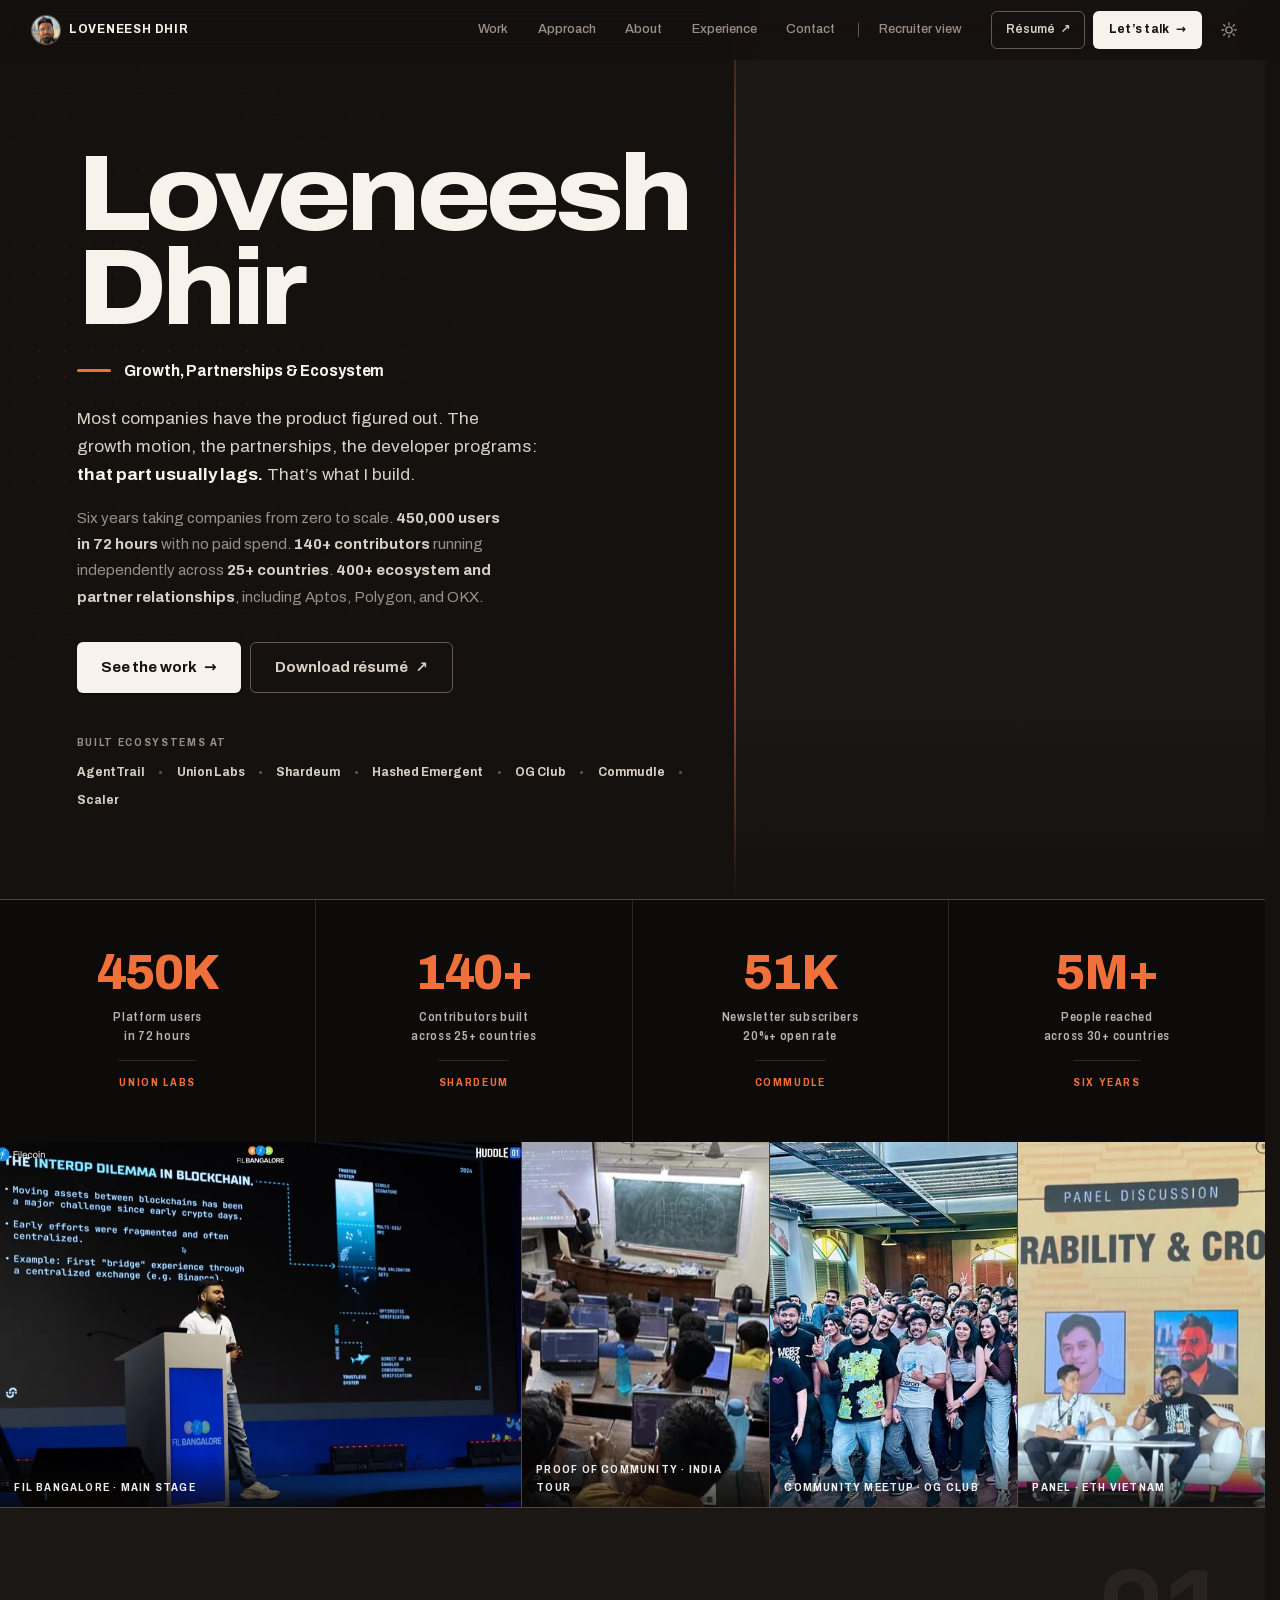
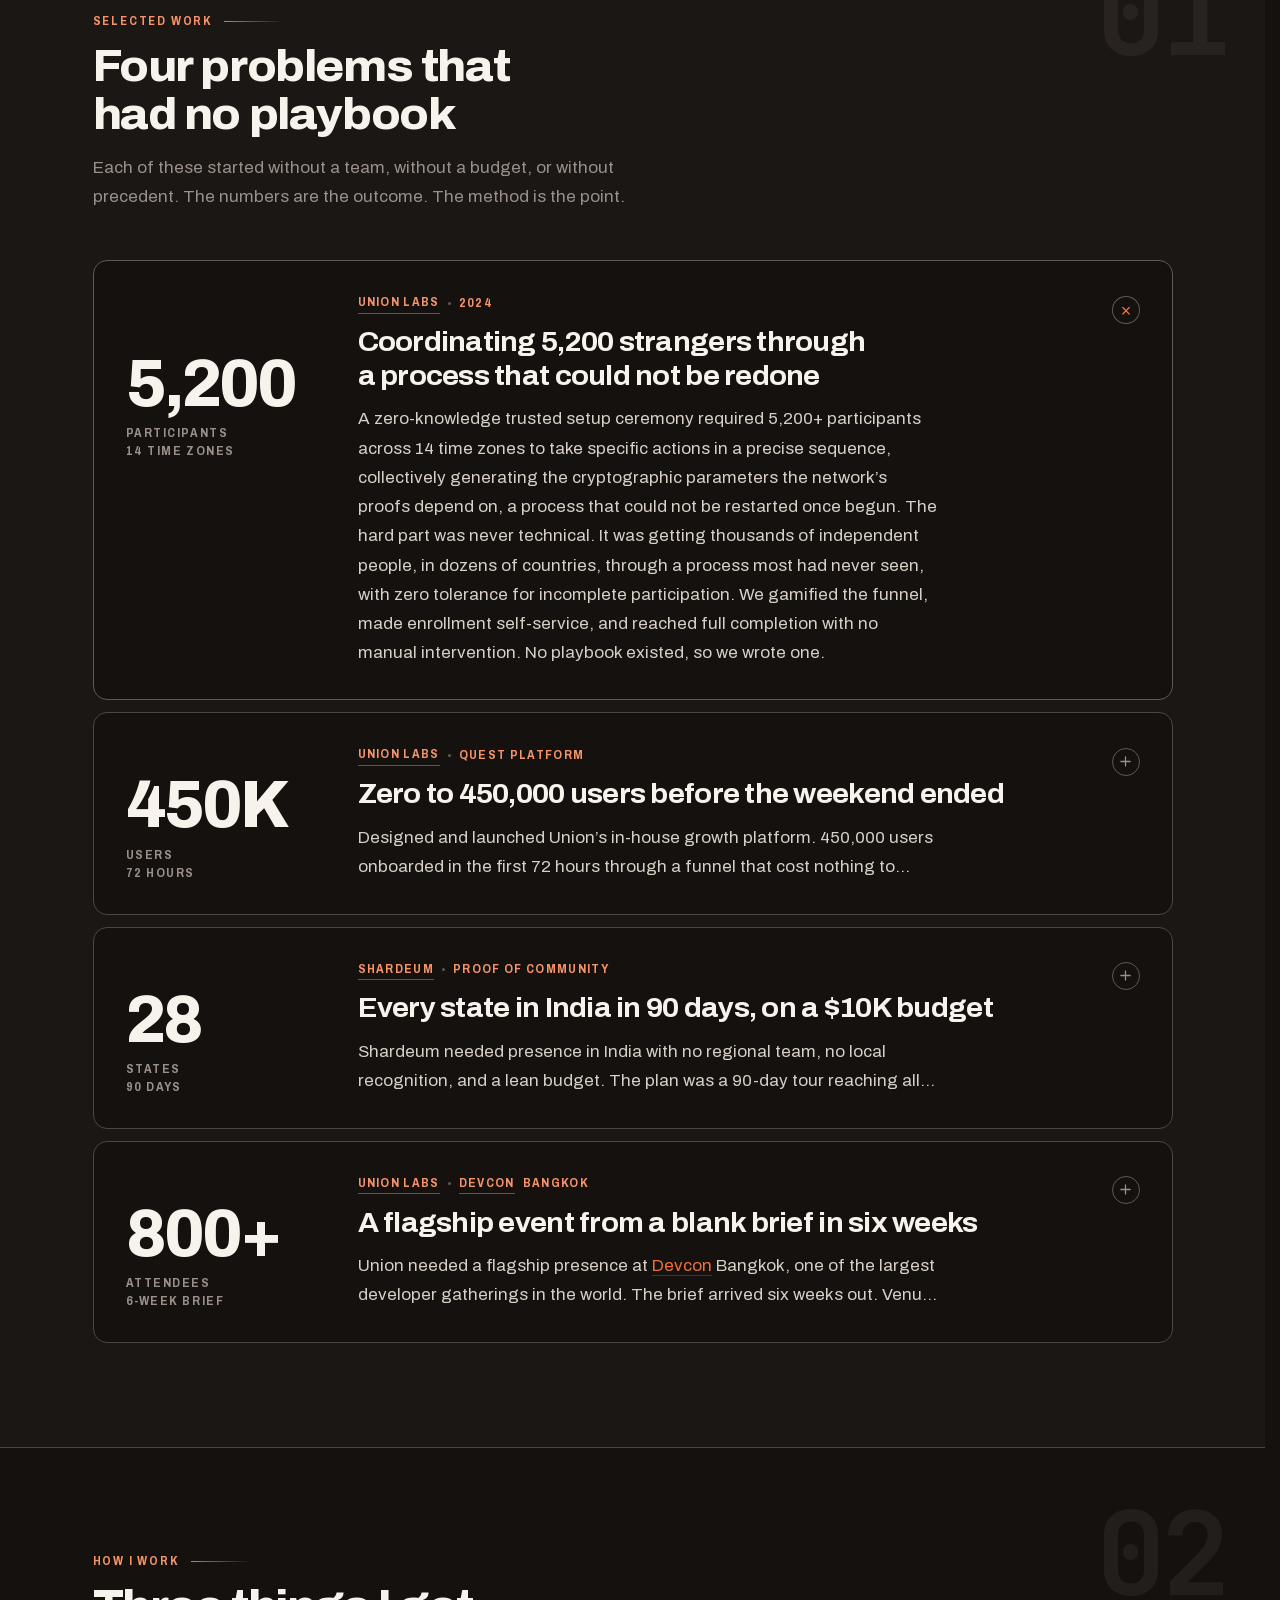
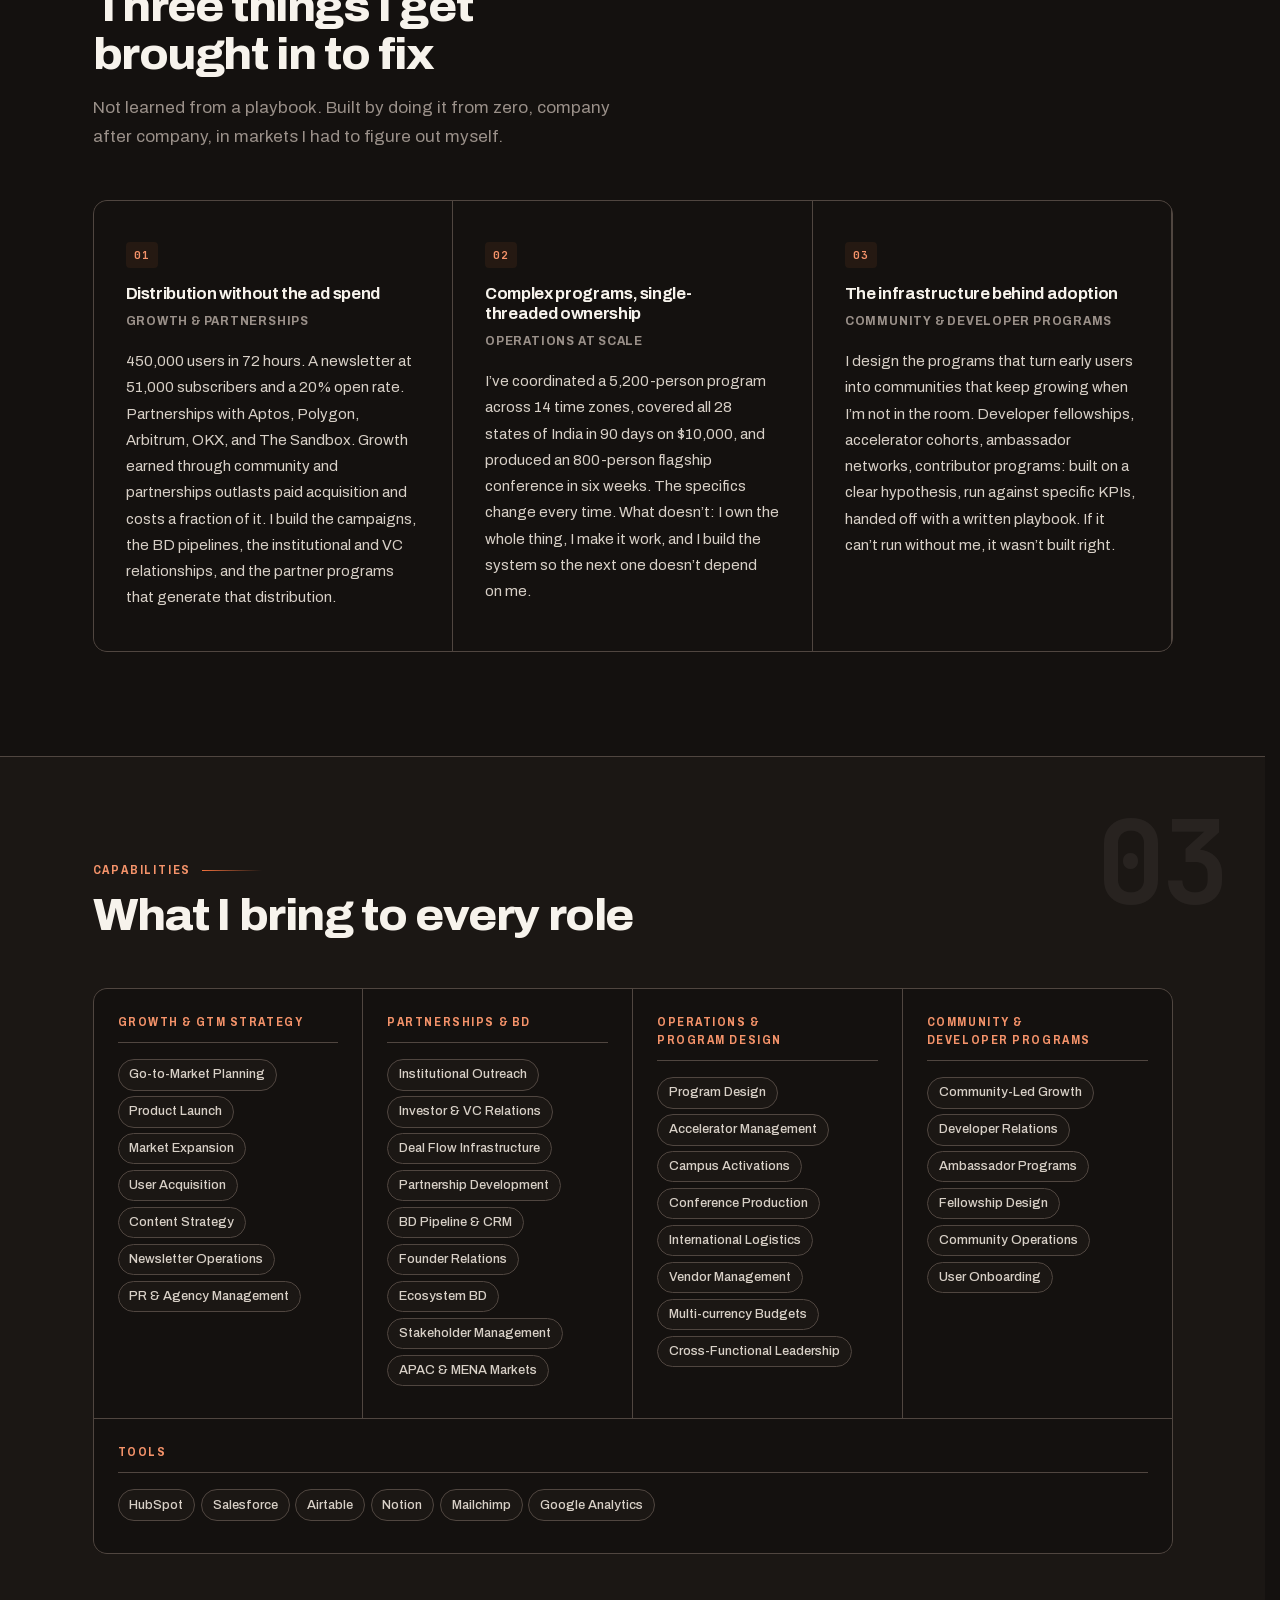
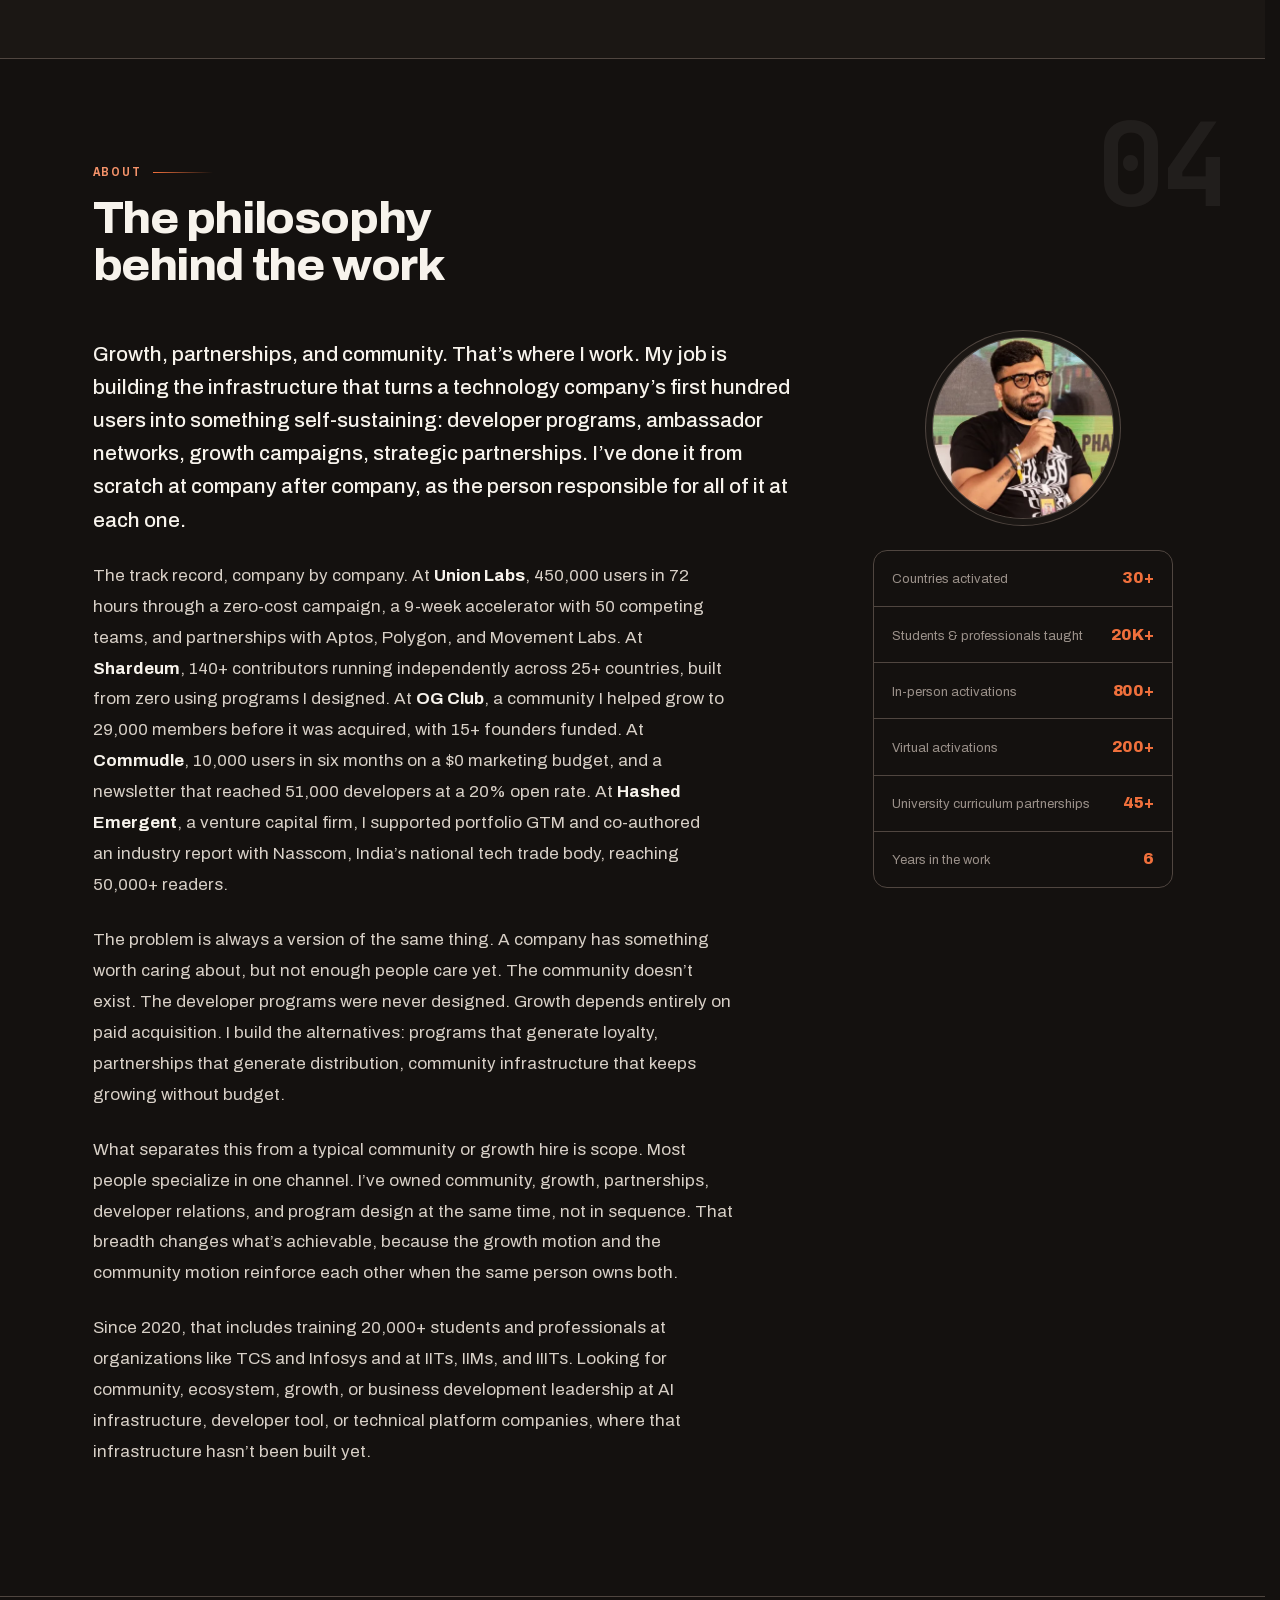
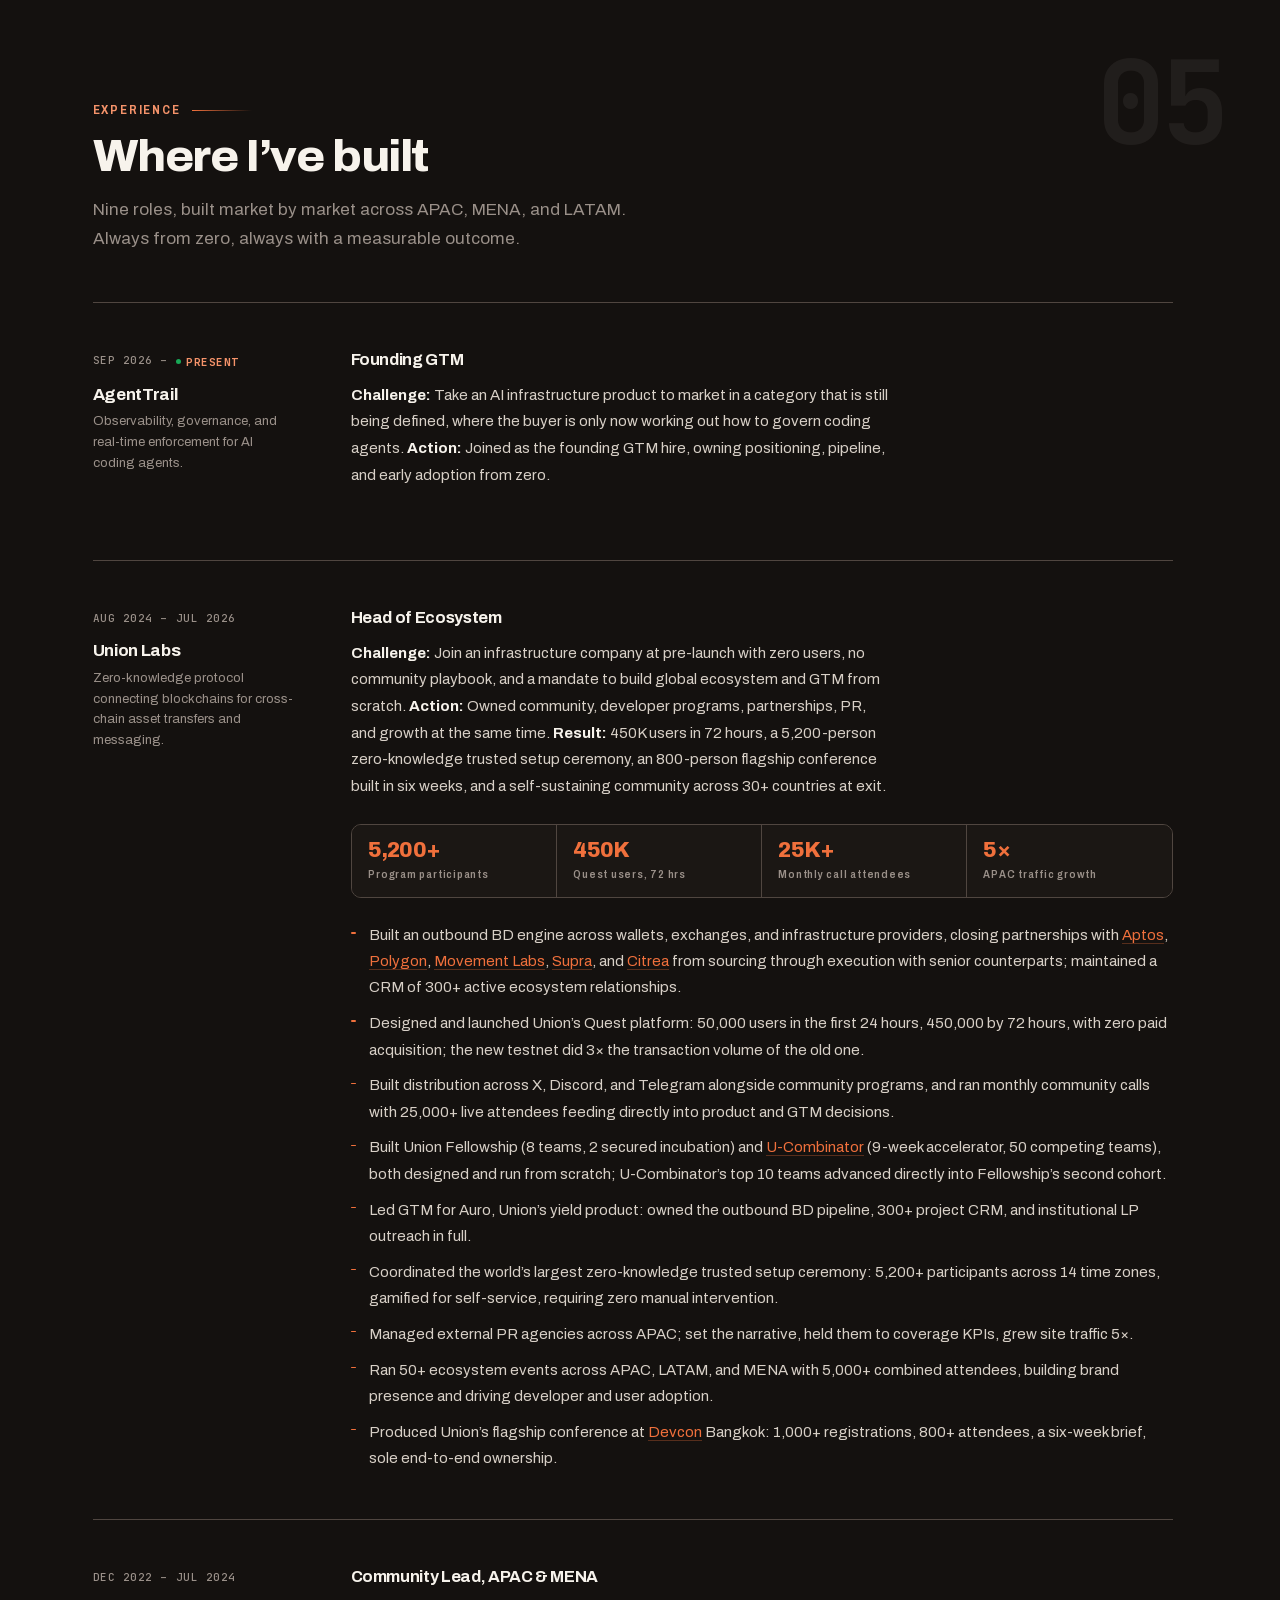
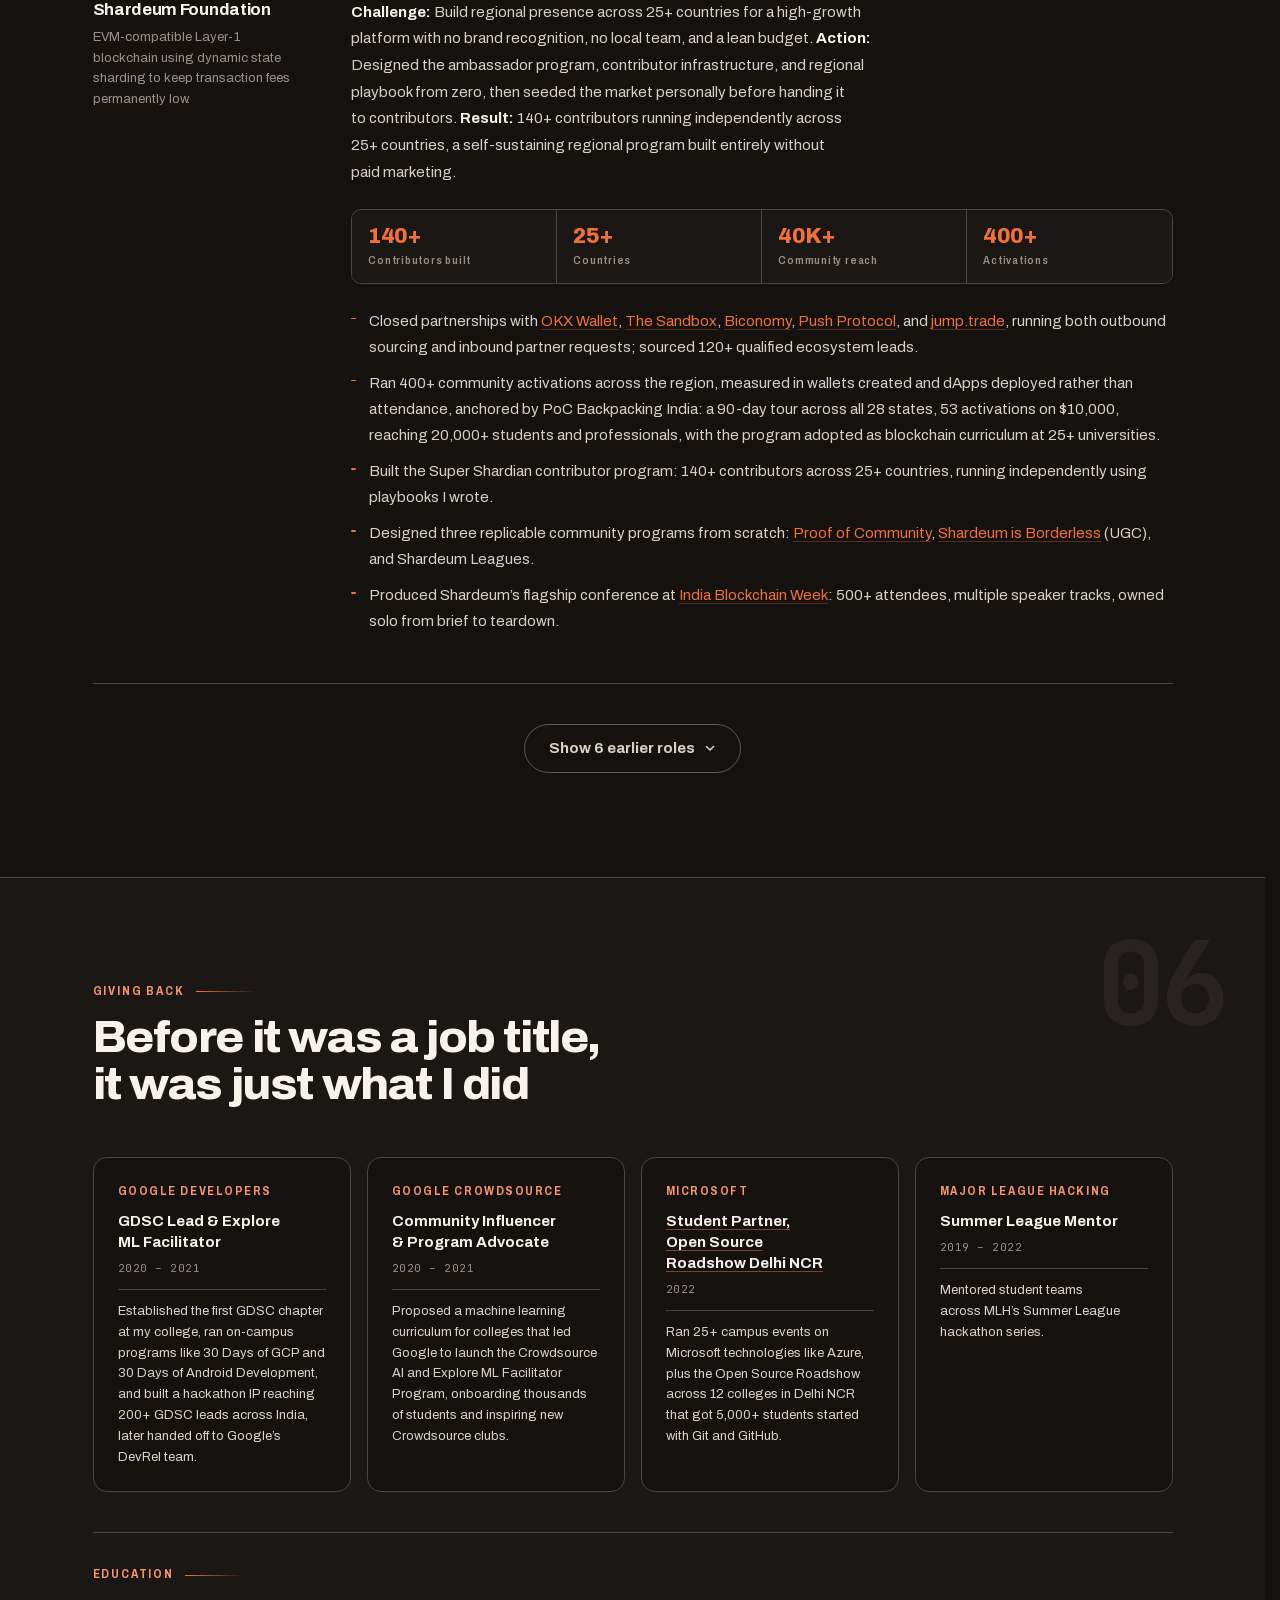
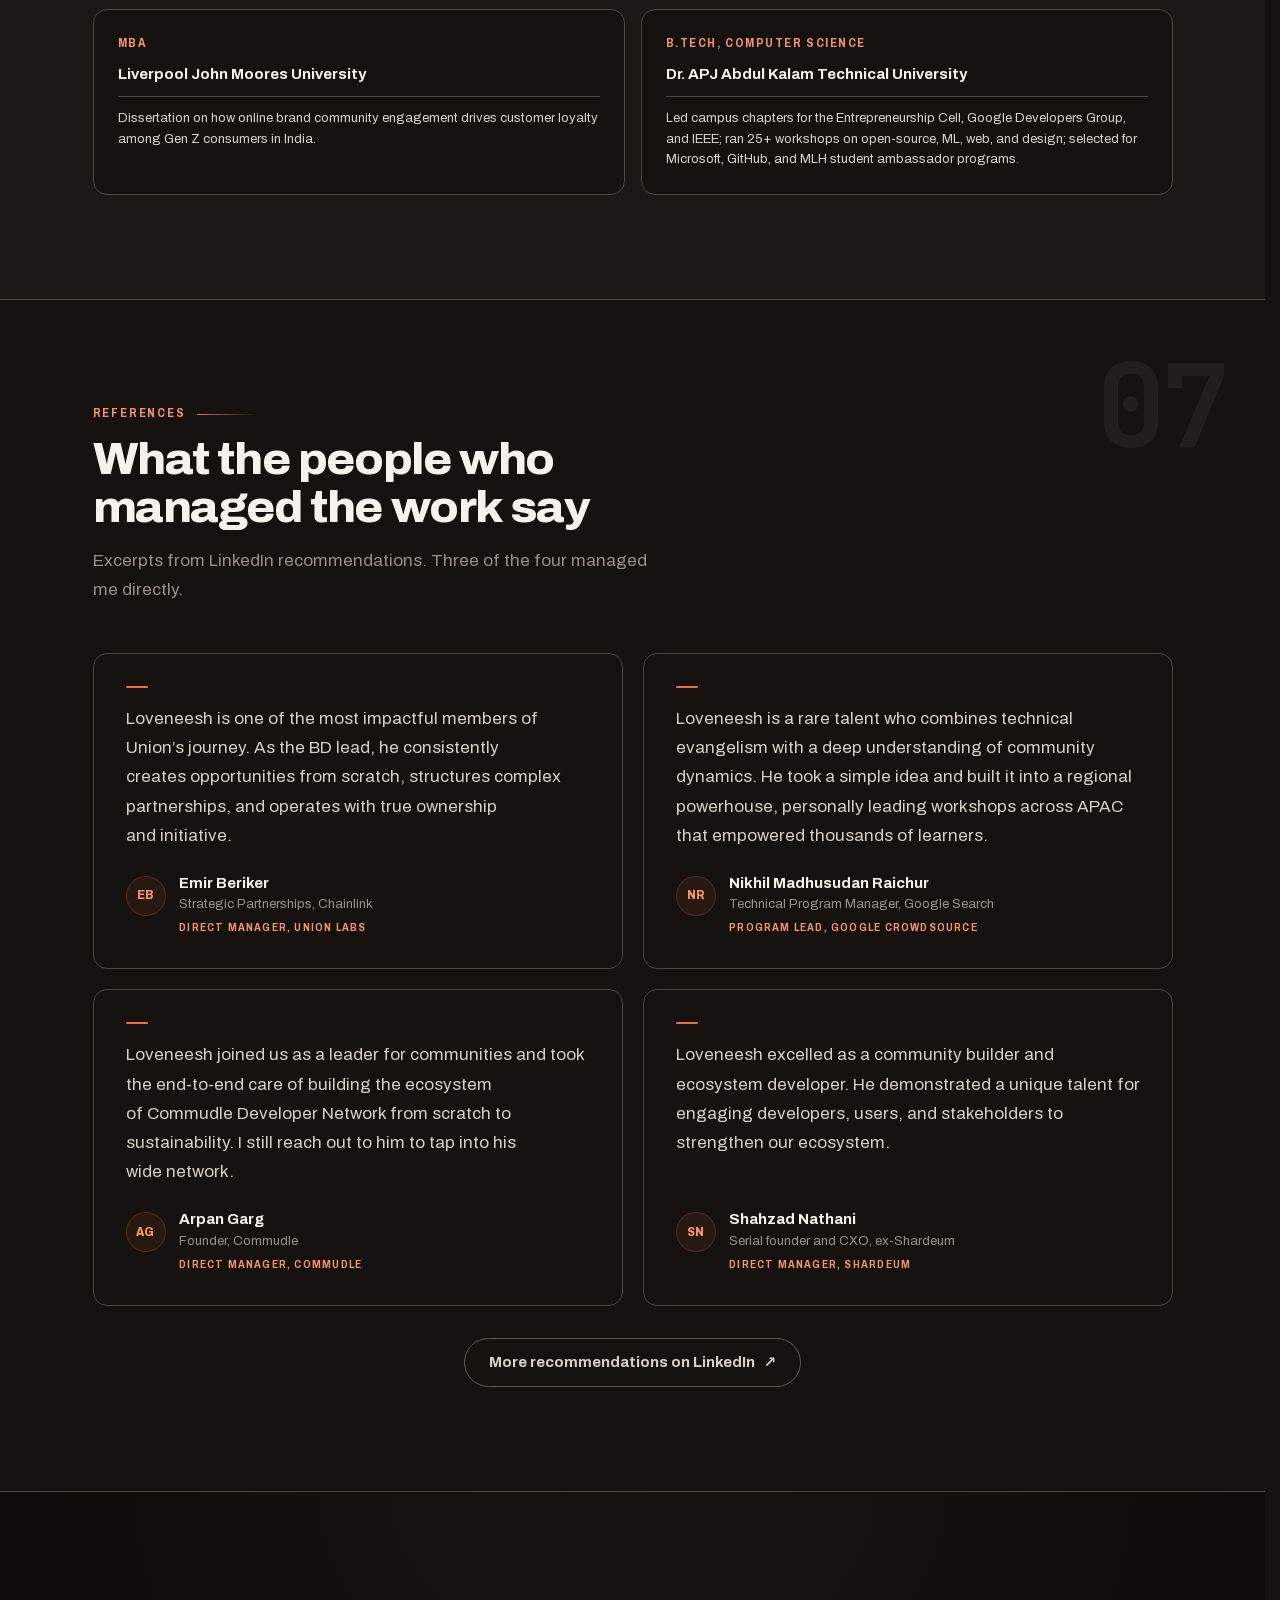
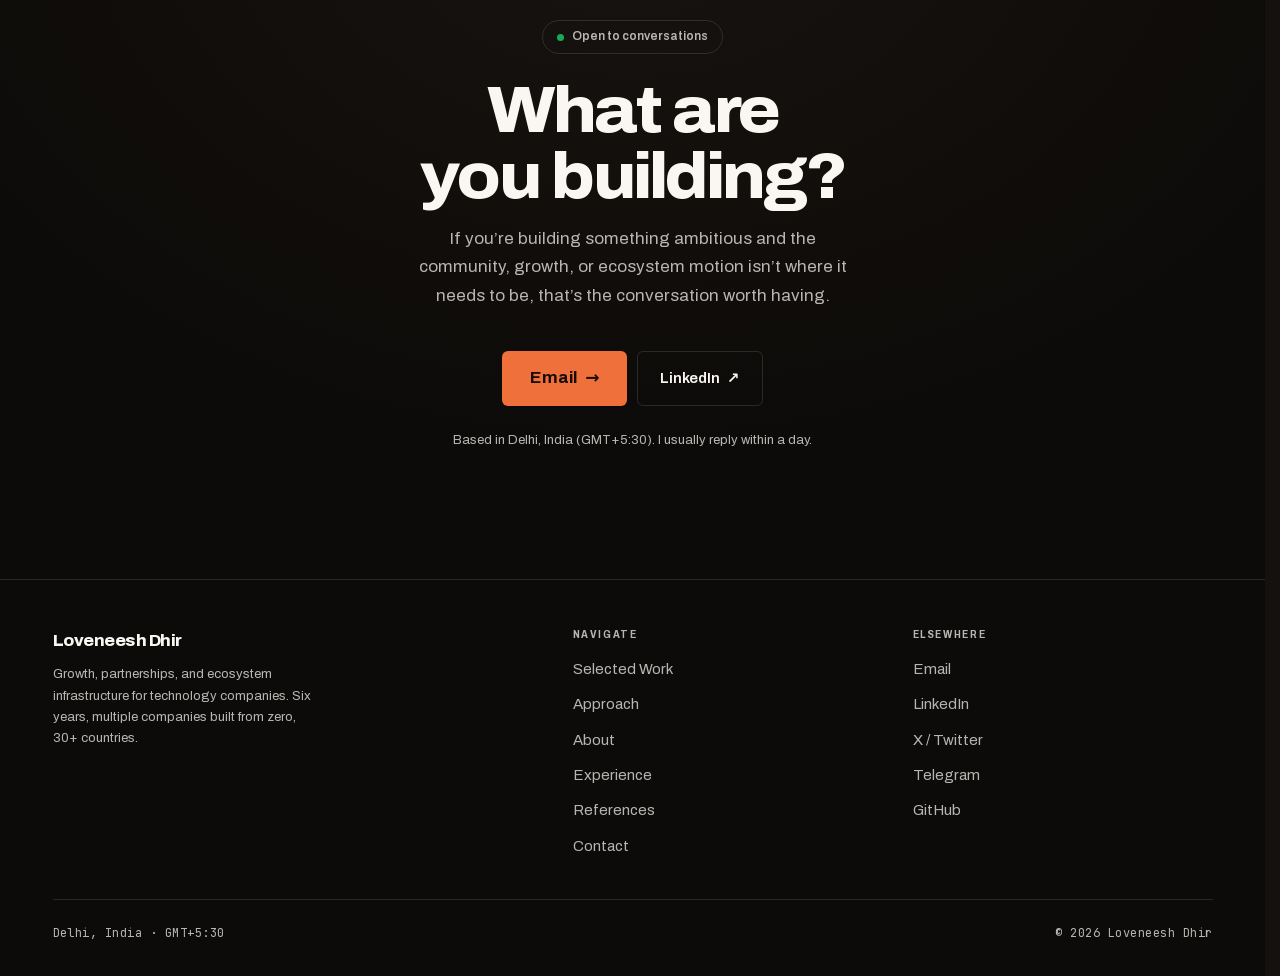
<file: index.html>
<!DOCTYPE html>
<html lang="en">
<head>
<meta charset="UTF-8">
<meta name="viewport" content="width=device-width, initial-scale=1, viewport-fit=cover">
<link rel="preload" href="font-archivo.woff2" as="font" type="font/woff2" crossorigin>
<link rel="preload" href="font-mono.woff2" as="font" type="font/woff2" crossorigin>
<title>Loveneesh Dhir | Growth, Partnerships &amp; Ecosystem</title>
<meta name="description" content="Loveneesh Dhir builds growth infrastructure, strategic partnerships, and developer programs for technology companies. 450,000 users in 72 hours. 140+ contributors across 25+ countries.">
<meta name="author" content="Loveneesh Dhir">
<meta name="theme-color" content="#14110F" id="themeColor">
<script>
/* Runs synchronously before first paint, so there is no flash of the wrong
   theme. Site defaults to dark regardless of OS preference; a saved manual
   choice (from the toggle in the nav) always wins on return visits. */
(function(){
  var t = 'dark';
  try {
    var saved = localStorage.getItem('theme');
    if (saved === 'light' || saved === 'dark') t = saved;
  } catch(e){}
  document.documentElement.setAttribute('data-theme', t);
  if (/[?&]view=recruiter(&|$)/.test(location.search)) document.documentElement.setAttribute('data-view', 'recruiter');
  var m = document.getElementById('themeColor');
  if (m) m.setAttribute('content', t === 'light' ? '#FFFFFF' : '#14110F');
})();
</script>
<meta property="og:title" content="Loveneesh Dhir | Growth, Partnerships &amp; Ecosystem">
<meta property="og:description" content="Six years taking companies from zero. 450,000 users in 72 hours. 140+ contributors across 25+ countries. 400+ ecosystem and partner relationships including Aptos, Polygon, and OKX.">
<meta property="og:type" content="profile">
<link rel="canonical" href="https://loveneeshdhir.com/">
<meta property="og:url" content="https://loveneeshdhir.com/">
<meta property="og:site_name" content="Loveneesh Dhir">
<meta property="og:image" content="https://loveneeshdhir.com/og-image.jpg">
<meta property="og:image:width" content="1200">
<meta property="og:image:height" content="630">
<meta property="og:image:alt" content="Loveneesh Dhir speaking on the main stage at FIL Bangalore">
<meta name="twitter:card" content="summary_large_image">
<meta name="twitter:site" content="@LoveneeshDhir">
<meta name="twitter:creator" content="@LoveneeshDhir">
<link rel="icon" type="image/png" sizes="64x64" href="favicon.png">
<link rel="icon" type="image/png" sizes="192x192" href="icon-192.png">
<link rel="apple-touch-icon" sizes="180x180" href="apple-touch-icon.png">
<script type="application/ld+json">
{
 "@context": "https://schema.org",
 "@graph": [
  {
   "@type": "WebSite",
   "@id": "https://loveneeshdhir.com/#website",
   "url": "https://loveneeshdhir.com/",
   "name": "Loveneesh Dhir",
   "inLanguage": "en",
   "publisher": {
    "@id": "https://loveneeshdhir.com/#person"
   }
  },
  {
   "@type": "Person",
   "@id": "https://loveneeshdhir.com/#person",
   "name": "Loveneesh Dhir",
   "url": "https://loveneeshdhir.com/",
   "image": "https://loveneeshdhir.com/hero-headshot.jpg",
   "jobTitle": "Founding GTM",
   "worksFor": {
    "@type": "Organization",
    "name": "AgentTrail",
    "url": "https://agenttrail.sh"
   },
   "description": "Builds community infrastructure, developer programs, and strategic partnerships for technology companies.",
   "email": "mailto:dhirloveneesh@gmail.com",
   "address": {
    "@type": "PostalAddress",
    "addressLocality": "Delhi",
    "addressCountry": "IN"
   },
   "knowsAbout": [
    "Go-to-Market Strategy",
    "Business Development",
    "Ecosystem Growth",
    "Partnerships",
    "User Acquisition",
    "Community-Led Growth",
    "Developer Programs",
    "Community Building"
   ],
   "sameAs": [
    "https://www.linkedin.com/in/loveneeshdhir/",
    "https://x.com/LoveneeshDhir",
    "https://github.com/loveneeshdhir",
    "https://t.me/loveneeshdhir"
   ]
  }
 ]
}
</script>
<style>
/* ============ FONTS ============ */
@font-face{
  font-family:'Archivo';
  font-style:normal;
  font-weight:400 800;
  font-stretch:62% 125%;
  src:url(font-archivo.woff2) format('woff2');
  font-display:swap;
}
@font-face{
  font-family:'JBMono';
  font-style:normal;
  font-weight:400 700;
  src:url(font-mono.woff2) format('woff2');
  font-display:swap;
}

/* ============ TOKENS ============ */
:root{
  color-scheme:light;
  --paper:#FFFFFF;
  --paper-2:#FAF8F5;
  --paper-3:#F1ECE4;
  --line:#E5DFD6;
  --line-2:#D2C9BC;
  --ink:#16120F;
  --ink-2:#342E29;
  --ink-3:#6A605A;
  --rust:#C0451A;
  --rust-2:#9A3512;
  --rust-wash:#FBF1EC;
  --shadow-sm:0 1px 2px rgba(22,18,15,.05),0 2px 8px rgba(22,18,15,.04);
  --shadow-md:0 4px 12px rgba(22,18,15,.07),0 12px 32px rgba(22,18,15,.06);
  --shadow-lg:0 8px 24px rgba(22,18,15,.09),0 24px 56px rgba(22,18,15,.08);

  /* contrast band: dark panel that stays dark in both themes */
  --band:#16120F;
  --band-2:#221C17;
  --band-ink:#FAF7F2;
  --band-ink-2:rgba(250,247,242,.72);
  --band-line:rgba(250,247,242,.12);
  --band-accent:#F0703C;

  --f-sans:'Archivo',system-ui,-apple-system,'Segoe UI',Helvetica,Arial,sans-serif;
  --f-mono:'JBMono',ui-monospace,'SF Mono',Menlo,Consolas,monospace;
  --sel-ink:#FFFFFF;
  --nav-bg:rgba(255,255,255,.82);

  /* type scale */
  --t-2xs:.6875rem;
  --t-xs:.75rem;
  --t-sm:.8125rem;
  --t-md:.9375rem;
  --t-base:1rem;
  --t-lg:1.0625rem;
  --gutter:2.5rem;
  --t-xl:var(--t-xl);
  --t-2xl:clamp(1.375rem,2.4vw,1.75rem);
  --t-3xl:clamp(1.875rem,3.6vw,2.75rem);
  --t-4xl:clamp(2.5rem,5.5vw,4rem);
  --t-hero:clamp(3.1rem,8.4vw,7.5rem);

  /* space scale */
  --s1:.25rem; --s2:.5rem; --s3:.75rem; --s4:1rem; --s5:1.5rem;
  --s6:2rem; --s7:2.5rem; --s8:3rem; --s9:4rem; --s10:5rem;
  --s11:6.5rem; --s12:8rem;

  --r-xs:4px; --r-sm:6px; --r:10px; --r-lg:14px; --r-full:999px;
  --w:1080px;
  --nav-h:60px;
  --ease:cubic-bezier(.22,.61,.36,1);
}
@media (prefers-color-scheme:dark){
  :root{
    color-scheme:dark;
    --paper:#14110F;
    --paper-2:#1B1714;
    --paper-3:#251F1A;
    --line:#504640;
    --line-2:#645850;
    --ink:#F7F3EC;
    --ink-2:#D8D0C7;
    --ink-3:#9A9089;
    --rust:#F0703C;
    --rust-2:#F5936A;
    --rust-wash:#251912;
    --shadow-sm:0 1px 2px rgba(0,0,0,.4);
    --shadow-md:0 4px 12px rgba(0,0,0,.45),0 12px 32px rgba(0,0,0,.35);
    --shadow-lg:0 8px 24px rgba(0,0,0,.5),0 24px 56px rgba(0,0,0,.4);
    --band:#0D0B09;
    --band-2:#171310;
    --sel-ink:#14110F;
    --nav-bg:rgba(20,17,15,.82);
  }
}
:root[data-theme="dark"]{
  color-scheme:dark;
  --paper:#14110F; --paper-2:#1B1714; --paper-3:#251F1A;
  --line:#504640; --line-2:#645850;
  --ink:#F7F3EC; --ink-2:#D8D0C7; --ink-3:#9A9089;
  --rust:#F0703C; --rust-2:#F5936A; --rust-wash:#251912;
  --shadow-sm:0 1px 2px rgba(0,0,0,.4);
  --shadow-md:0 4px 12px rgba(0,0,0,.45),0 12px 32px rgba(0,0,0,.35);
  --shadow-lg:0 8px 24px rgba(0,0,0,.5),0 24px 56px rgba(0,0,0,.4);
  --band:#0D0B09; --band-2:#171310;
  --sel-ink:#14110F; --nav-bg:rgba(20,17,15,.82);
}
:root[data-theme="light"]{
  color-scheme:light;
  --paper:#FFFFFF; --paper-2:#FAF8F5; --paper-3:#F1ECE4;
  --line:#E5DFD6; --line-2:#D2C9BC;
  --ink:#16120F; --ink-2:#342E29; --ink-3:#6A605A;
  --rust:#C0451A; --rust-2:#9A3512; --rust-wash:#FBF1EC;
  --shadow-sm:0 1px 2px rgba(22,18,15,.05),0 2px 8px rgba(22,18,15,.04);
  --shadow-md:0 4px 12px rgba(22,18,15,.07),0 12px 32px rgba(22,18,15,.06);
  --shadow-lg:0 8px 24px rgba(22,18,15,.09),0 24px 56px rgba(22,18,15,.08);
  --band:#16120F; --band-2:#221C17;
  --sel-ink:#FFFFFF; --nav-bg:rgba(255,255,255,.82);
}

/* ============ RESET ============ */
*,*::before,*::after{box-sizing:border-box;margin:0;padding:0}
picture{display:contents}
/* Real bug, verified: toggling data-theme changes --rust (and other tokens)
   for 100+ elements at once. Any of them with transition:color/background/
   border-color can commit the WRONG final computed color and get stuck
   there indefinitely (confirmed reproducible: waited 2s+ on the live toggle,
   never self-corrected; only forcing transition:none fixed it). Root cause
   looks like the engine mishandling many simultaneous transitions sourced
   from one custom-property change. Fix: suppress all color/background/
   border transitions for the one frame the theme actually flips (JS adds
   this class right before, removes it right after via rAF), then normal
   hover/interaction transitions resume unaffected. */
.theme-switching,.theme-switching *{transition:none!important}
/* the UA's [hidden]{display:none} loses to any author display rule, so the
   experience rows (display:grid) ignored their hidden attribute entirely */
[hidden]{display:none!important}
html{scroll-behavior:smooth;scroll-padding-top:calc(var(--nav-h) + 1rem);scrollbar-gutter:stable;-webkit-text-size-adjust:100%}
body{
  background:var(--paper);color:var(--ink-2);
  font-family:var(--f-sans);font-size:var(--t-base);
  font-weight:400;font-stretch:100%;line-height:1.65;
  -webkit-font-smoothing:antialiased;-moz-osx-font-smoothing:grayscale;
  text-rendering:optimizeLegibility;
  overflow-x:hidden;
}
body.menu-open{overflow:hidden}
img{display:block;max-width:100%}
a{color:inherit;text-decoration:none}
button{font:inherit;color:inherit;background:none;border:none;cursor:pointer;-webkit-appearance:none;appearance:none}
ul{list-style:none}
h1,h2,h3,h4{font-weight:700;line-height:1.15;color:var(--ink);text-wrap:balance}
::selection{background:var(--rust);color:var(--sel-ink)}
main:focus{outline:none}

/* focus */
:focus-visible{
  outline:2px solid var(--rust);
  outline-offset:3px;
  border-radius:var(--r-xs);
}
.work-item summary:focus-visible{outline-offset:-4px;border-radius:calc(var(--r-lg) - 3px)}
#contact :focus-visible,footer :focus-visible{outline-color:var(--band-accent)}
.sr-only{
  position:absolute;width:1px;height:1px;padding:0;margin:-1px;
  overflow:hidden;clip:rect(0,0,0,0);white-space:nowrap;border:0;
}
.skip{
  position:fixed;top:0;left:0;z-index:400;
  transform:translateY(-110%);
  background:var(--ink);color:var(--paper);
  padding:.85rem 1.4rem;font-size:var(--t-sm);font-weight:700;
  border-radius:0 0 var(--r) 0;
  transition:transform .2s var(--ease);
}
.skip:focus{transform:none}

/* ============ TYPE ROLES ============ */
.label{
  font-family:var(--f-sans);
  font-size:var(--t-xs);font-weight:700;font-stretch:84%;
  letter-spacing:.15em;text-transform:uppercase;
  color:var(--rust-2);
}
.display{font-weight:800;font-stretch:110%;letter-spacing:-.035em;line-height:1.02}
.data{font-weight:800;font-stretch:96%;letter-spacing:-.03em;font-variant-numeric:tabular-nums;line-height:1}
.mono{font-family:var(--f-mono);font-variant-numeric:tabular-nums}

/* ============ LAYOUT ============ */
.wrap{max-width:calc(var(--w) + 5rem);margin:0 auto;padding:0 max(var(--gutter),env(safe-area-inset-right)) 0 max(var(--gutter),env(safe-area-inset-left))}
.section{padding:var(--s11) 0;border-top:1px solid var(--line);position:relative;overflow:hidden;overflow:clip}
.section>.wrap{position:relative;z-index:1}
/* faint chapter numeral, watermark-style, behind the section's real content.
   color-mix against --ink (not a hardcoded rgba white) so it stays proportionally
   faint in both themes instead of vanishing in light mode or blowing out in dark. */
.sec-num{
  position:absolute;top:var(--s8);right:var(--s7);
  font-family:var(--f-mono);font-size:clamp(64px,9vw,150px);
  font-weight:700;line-height:1;letter-spacing:-.04em;
  color:color-mix(in srgb,var(--ink) 6%,transparent);
  pointer-events:none;user-select:none;z-index:0;
}
.sec-head{max-width:62ch;margin-bottom:var(--s8)}
.sec-head .label{
  display:flex;align-items:center;gap:.7rem;margin-bottom:var(--s3);
}
.sec-head .label::after{
  content:'';height:1px;flex:1;max-width:60px;
  background:linear-gradient(to right,var(--rust),transparent);
}
.sec-h{font-size:var(--t-3xl);font-weight:800;font-stretch:106%;letter-spacing:-.032em;line-height:1.08}
.sec-sub{
  font-size:var(--t-lg);color:var(--ink-3);line-height:1.7;
  max-width:56ch;margin-top:var(--s4);text-wrap:pretty;
}

/* ============ NAV ============ */
#nav{
  position:fixed;inset:0 0 auto 0;z-index:200;
  height:var(--nav-h);
  display:flex;align-items:center;gap:1rem;
  padding:0 max(1.25rem,2.5vw,env(safe-area-inset-right)) 0 max(1.25rem,2.5vw,env(safe-area-inset-left));
  background:var(--paper);
  background:var(--nav-bg);
  backdrop-filter:saturate(180%) blur(20px);
  -webkit-backdrop-filter:saturate(180%) blur(20px);
  border-bottom:1px solid transparent;
  transition:border-color .3s,background .3s;
}
body.scrolled #nav{border-bottom-color:var(--line)}
#progress{
  position:absolute;left:0;bottom:-1px;height:2px;width:100%;
  background:var(--rust);transform:scaleX(0);transform-origin:0 50%;
  will-change:transform;
}
.nav-id{
  display:flex;align-items:center;gap:.55rem;
  min-height:44px;padding-right:.5rem;
  font-size:var(--t-sm);font-weight:700;font-stretch:88%;
  letter-spacing:.06em;text-transform:uppercase;color:var(--ink);
  margin-right:auto;flex-shrink:0;
}
.nav-mark{
  width:28px;height:28px;border-radius:50%;
  object-fit:cover;flex-shrink:0;
  box-shadow:0 0 0 1px var(--line-2),0 0 0 3px var(--paper);
  transition:box-shadow .2s;
}
.nav-id:hover .nav-mark{box-shadow:0 0 0 1px var(--rust),0 0 0 3px var(--paper)}
.nav-links{display:flex;gap:.25rem;align-items:center}
.nav-links a{
  position:relative;
  display:block;padding:.55rem .8rem;
  font-size:var(--t-sm);font-weight:500;color:var(--ink-3);
  border-radius:var(--r-sm);
  transition:color .2s,background .2s;
}
.nav-links a:hover{color:var(--ink);background:var(--paper-3)}
.nav-links a[aria-current="true"]{color:var(--ink);font-weight:700}
.nav-links a[aria-current="true"]::after{
  content:'';position:absolute;left:.8rem;right:.8rem;bottom:.28rem;
  height:2px;border-radius:2px;background:var(--rust);
}
.nav-act{display:flex;align-items:center;gap:.5rem;flex-shrink:0}
.nav-ghost{
  display:inline-flex;align-items:center;gap:.35rem;
  min-height:38px;
  padding:.5rem .85rem;
  font-size:var(--t-xs);font-weight:600;color:var(--ink-2);
  border:1px solid var(--line-2);border-radius:var(--r-sm);
  transition:border-color .2s,color .2s,background .2s;
}
.nav-ghost:hover{border-color:var(--ink-3);background:var(--paper-2);color:var(--ink)}
.nav-cta{
  display:inline-flex;align-items:center;gap:.4rem;
  min-height:38px;padding:.55rem 1rem;
  background:var(--ink);color:var(--paper);
  font-size:var(--t-xs);font-weight:700;letter-spacing:.02em;
  border-radius:var(--r-sm);
  transition:background .2s,transform .18s var(--ease);
}
.nav-cta:hover{background:var(--rust);color:#fff;transform:translateY(-1px)}
.theme-toggle{
  display:inline-flex;align-items:center;justify-content:center;
  width:38px;height:38px;flex-shrink:0;
  border-radius:var(--r-sm);color:var(--ink-3);
  transition:background .2s,color .2s;
}
.theme-toggle:hover{background:var(--paper-3);color:var(--ink)}
.theme-toggle svg{width:18px;height:18px;stroke:currentColor}
.theme-toggle .ico-sun{display:none}
:root[data-theme="dark"] .theme-toggle .ico-sun{display:block}
:root[data-theme="dark"] .theme-toggle .ico-moon{display:none}
@keyframes ico-in{from{opacity:0;transform:rotate(-45deg) scale(.7)}}
.theme-toggle svg{animation:ico-in .3s var(--ease)}
.nav-toggle{
  display:none;
  width:44px;height:44px;margin-right:-.5rem;
  align-items:center;justify-content:center;
  border-radius:var(--r-sm);color:var(--ink);
}
.nav-toggle:hover{background:var(--paper-3)}
.nav-toggle span{
  display:block;width:19px;height:1.5px;background:currentColor;border-radius:2px;
  position:relative;transition:transform .28s var(--ease),background .2s;
}
.nav-toggle span::before,.nav-toggle span::after{
  content:'';position:absolute;left:0;width:19px;height:1.5px;
  background:currentColor;border-radius:2px;
  transition:transform .28s var(--ease),top .2s;
}
.nav-toggle span::before{top:-6px}
.nav-toggle span::after{top:6px}
body.menu-open .nav-toggle span{background:transparent}
body.menu-open .nav-toggle span::before{top:0;transform:rotate(45deg)}
body.menu-open .nav-toggle span::after{top:0;transform:rotate(-45deg)}

/* MOBILE MENU */
#menu{
  position:fixed;inset:var(--nav-h) 0 0 0;z-index:190;
  background:var(--paper);
  padding:var(--s6) max(1.25rem,2.5vw,env(safe-area-inset-right)) var(--s8) max(1.25rem,2.5vw,env(safe-area-inset-left));
  display:flex;flex-direction:column;
  opacity:0;visibility:hidden;transform:translateY(-8px);
  transition:opacity .26s var(--ease),transform .26s var(--ease),visibility 0s linear .26s;
  overflow-y:auto;
}
body.menu-open #menu{
  opacity:1;visibility:visible;transform:none;
  transition:opacity .26s var(--ease),transform .26s var(--ease),visibility 0s;
}
#menu ul{display:flex;flex-direction:column}
#menu li{border-bottom:1px solid var(--line)}
#menu a.m-link{
  display:flex;align-items:baseline;gap:.9rem;
  padding:1.15rem .25rem;
  font-size:1.4rem;font-weight:700;font-stretch:104%;
  letter-spacing:-.02em;color:var(--ink);
}
#menu a.m-link .m-i{
  font-family:var(--f-mono);font-size:var(--t-2xs);
  color:var(--rust-2);font-weight:600;
}
.menu-foot{margin-top:auto;padding-top:var(--s6);display:grid;gap:.6rem}
.menu-foot .btn{justify-content:center;width:100%}

/* ============ BUTTONS ============ */
.btn{
  display:inline-flex;align-items:center;justify-content:center;gap:.45rem;
  min-height:46px;padding:.75rem 1.5rem;
  font-size:var(--t-md);font-weight:700;letter-spacing:-.005em;
  border-radius:var(--r-sm);
  transition:background .2s,color .2s,border-color .2s,transform .18s var(--ease),box-shadow .2s;
}
.btn-primary{background:var(--ink);color:var(--paper);box-shadow:var(--shadow-sm)}
.btn-primary:hover{background:var(--rust);color:#fff;transform:translateY(-2px);box-shadow:var(--shadow-md)}
.btn-secondary{border:1px solid var(--line-2);color:var(--ink-2);background:var(--paper)}
.btn-secondary:hover{border-color:var(--ink-3);color:var(--ink);background:var(--paper-2);transform:translateY(-2px)}
.btn .ar{transition:transform .22s var(--ease)}
.btn:hover .ar{transform:translateX(3px)}

/* ============ HERO ============ */
#hero{
  display:grid;grid-template-columns:minmax(0,58fr) minmax(0,42fr);
  min-height:100svh;
  border-bottom:1px solid var(--line);
}
.hero-l{
  position:relative;
  display:flex;flex-direction:column;justify-content:center;
  padding:calc(var(--nav-h) + var(--s9)) var(--s7) var(--s9) max(2rem,6vw);
  overflow:hidden;
}
.hero-l::before{
  content:'';position:absolute;inset:0;pointer-events:none;z-index:0;
  background-image:radial-gradient(circle,color-mix(in srgb,var(--rust) 11%,transparent) 1px,transparent 1px);
  background-size:26px 26px;
  -webkit-mask-image:radial-gradient(ellipse 80% 70% at 20% 40%,#000,transparent 75%);
  mask-image:radial-gradient(ellipse 80% 70% at 20% 40%,#000,transparent 75%);
}
.hero-l>*{position:relative;z-index:1}

.dot{
  width:7px;height:7px;border-radius:50%;
  background:#18A957;flex-shrink:0;
  box-shadow:0 0 0 0 rgba(24,169,87,.55);
  animation:pulse 2.4s infinite;
}
@keyframes pulse{
  0%{box-shadow:0 0 0 0 rgba(24,169,87,.5)}
  70%{box-shadow:0 0 0 7px rgba(24,169,87,0)}
  100%{box-shadow:0 0 0 0 rgba(24,169,87,0)}
}
.hero-name{
  font-size:var(--t-hero);font-weight:800;font-stretch:112%;
  letter-spacing:-.045em;line-height:.88;color:var(--ink);
  opacity:0;animation:rise .8s .05s var(--ease) forwards;
}
.hero-title{
  display:flex;align-items:center;gap:.85rem;
  margin:var(--s5) 0 var(--s5);
  opacity:0;animation:rise .7s .17s var(--ease) forwards;
}
.hero-title::before{
  content:'';width:34px;height:3px;border-radius:2px;
  background:var(--rust);flex-shrink:0;
}
.hero-title span{
  font-size:var(--t-xl);font-weight:700;font-stretch:92%;
  letter-spacing:-.008em;color:var(--ink);line-height:1.25;
}
.hero-thesis{
  font-size:clamp(1rem,1.35vw,1.1875rem);
  color:var(--ink-2);line-height:1.62;max-width:46ch;
  margin-bottom:var(--s4);text-wrap:pretty;
  opacity:0;animation:rise .7s .29s var(--ease) forwards;
}
.hero-thesis strong{color:var(--ink);font-weight:700}
.hero-proof{
  font-size:var(--t-md);color:var(--ink-3);line-height:1.75;
  max-width:48ch;margin-bottom:var(--s6);text-wrap:pretty;
  opacity:0;animation:rise .7s .39s var(--ease) forwards;
}
.hero-proof b{color:var(--ink-2);font-weight:700}
.hero-btns{
  display:flex;gap:.6rem;flex-wrap:wrap;margin-bottom:var(--s7);
  opacity:0;animation:rise .7s .49s var(--ease) forwards;
}
.hero-logos{
  opacity:0;animation:rise .7s .61s var(--ease) forwards;
}
.hero-logos-l{
  font-size:var(--t-2xs);font-weight:700;font-stretch:84%;
  letter-spacing:.15em;text-transform:uppercase;color:var(--ink-3);
  margin-bottom:.7rem;
}
.hero-logos-r{
  display:flex;flex-wrap:wrap;gap:.4rem .9rem;
  font-size:var(--t-sm);font-weight:700;font-stretch:90%;
  color:var(--ink-2);
}
.hero-logos-r span{display:inline-flex;align-items:center;gap:.9rem}
.hero-logos-r span:not(:last-child)::after{
  content:'';width:3px;height:3px;border-radius:50%;background:var(--line-2);
}
.hero-r{position:relative;overflow:hidden;background:var(--paper-2)}
.hero-r img{
  position:absolute;inset:0;width:100%;height:100%;
  object-fit:cover;object-position:center 18%;
}
.hero-r::before{
  content:'';position:absolute;inset:0;z-index:1;pointer-events:none;
  background:linear-gradient(to top,var(--paper) 0%,transparent 22%);
}
.hero-r::after{
  content:'';position:absolute;top:0;bottom:0;left:0;width:2px;z-index:2;
  background:linear-gradient(to bottom,transparent,var(--rust) 30%,var(--rust) 70%,transparent);
  opacity:.75;
}
/* ============ STATS BAND ============ */
#stats{
  background:var(--band);
  display:grid;grid-template-columns:repeat(4,1fr);
}
.stat-item{
  padding:var(--s8) var(--s4);text-align:center;
  border-right:1px solid var(--band-line);
  transition:background .3s;
}
.stat-item:last-child{border-right:none}
.stat-item:hover{background:rgba(255,255,255,.035)}
.stat-n{
  display:block;
  font-size:clamp(2.1rem,3.9vw,3.1rem);
  font-weight:800;font-stretch:98%;letter-spacing:-.035em;
  line-height:1;color:var(--band-accent);
  font-variant-numeric:tabular-nums;
  margin-bottom:.65rem;
}
.stat-l{
  font-size:var(--t-xs);font-weight:600;font-stretch:88%;
  letter-spacing:.06em;color:var(--band-ink-2);line-height:1.55;
}
/* names the company behind each number so a recruiter can verify it against
   the experience section instead of taking a bare figure on trust */
.stat-src{
  display:inline-block;margin-top:.9rem;padding-top:.75rem;
  border-top:1px solid var(--band-line);
  font-size:var(--t-2xs);font-weight:700;font-stretch:82%;
  letter-spacing:.15em;text-transform:uppercase;color:var(--band-accent);
}

/* ============ GALLERY ============ */
#gallery{display:grid;grid-template-columns:2.1fr 1fr 1fr 1fr;background:var(--line)}
.g-item{position:relative;overflow:hidden;background:var(--paper-3)}
.g-item::before{content:'';display:block;padding-bottom:70%}
.g-item:not(:first-child){margin-left:1px}
.g-item img{
  position:absolute;inset:0;width:100%;height:100%;object-fit:cover;
  transition:transform .7s var(--ease),filter .5s;
}
.g-item:hover img{transform:scale(1.055)}
.g-cap{
  position:absolute;inset:auto 0 0 0;z-index:1;
  padding:1.6rem .9rem .75rem;
  background:linear-gradient(transparent,rgba(10,8,6,.82));
  color:#fff;
  font-size:var(--t-2xs);font-weight:700;font-stretch:86%;
  letter-spacing:.11em;text-transform:uppercase;
  transform:translateY(2px);opacity:.92;
  transition:transform .35s var(--ease),opacity .35s;
}
.g-item:hover .g-cap{transform:none;opacity:1}

/* ============ SELECTED WORK ============ */
#work{background:var(--paper-2);border-top:1px solid var(--line)}
/* ---- work: accordion, every headline always visible, one body expanded ----
   Native <details>/<summary>: keyboard access and correct semantics come
   free. Everything (metric, tag, headline, body) lives inside <summary> so
   nothing is hidden by the browser's own open/closed mechanics; the [open]
   attribute only drives our own CSS (line-clamp on the body, chevron
   rotation). name="work-acc" makes the four mutually exclusive in browsers
   that support it (Chrome/Firefox/Safari, all current) and degrades to
   harmless independent accordions elsewhere, never breaks. */
.work-list{display:flex;flex-direction:column;gap:.75rem;margin-top:var(--s7)}
.work-item{
  border:1px solid var(--line);border-radius:var(--r-lg);
  background:var(--paper);overflow:hidden;
  transition:border-color .2s;
}
.work-item[open]{border-color:var(--line-2)}
.work-item summary{
  display:grid;grid-template-columns:200px minmax(0,1fr) 28px;gap:var(--s6);
  align-items:start;padding:var(--s6);
  cursor:pointer;list-style:none;
}
.w-main{min-width:0}
.work-item summary::-webkit-details-marker{display:none}
.work-item summary:hover{background:var(--paper-2)}
.w-metric{position:sticky;top:calc(var(--nav-h) + 2rem);align-self:start}
/* no transition on transform here: the native name= grouping toggles two
   <details> elements' [open] state in one tick, and animating transform
   across that simultaneous change made browsers cross-attribute which
   chevron was rotating to which element (verified: removing the transition
   fixes it). Color can still transition safely. */
.w-chev{
  display:grid;place-items:center;width:28px;height:28px;margin-top:.15rem;
  border:1px solid var(--line-2);border-radius:50%;color:var(--ink-3);
  transition:color .2s;
}
.w-chev svg{width:11px;height:11px}
.work-item[open] .w-chev{transform:rotate(45deg);color:var(--rust)}
.work-item .w-body{
  display:-webkit-box;-webkit-box-orient:vertical;-webkit-line-clamp:2;
  line-clamp:2;overflow:hidden;
}
.work-item[open] .w-body{
  -webkit-line-clamp:unset;line-clamp:unset;overflow:visible;
  animation:workReveal .35s var(--ease);
}
@keyframes workReveal{from{opacity:.5}to{opacity:1}}
.w-n{
  font-size:clamp(2.75rem,5.2vw,4.5rem);font-weight:800;font-stretch:96%;
  letter-spacing:-.045em;line-height:.95;color:var(--ink);
  font-variant-numeric:tabular-nums;
  transition:color .35s;
}
.work-item summary:hover .w-n{color:var(--rust)}
.w-unit{
  font-size:var(--t-xs);font-weight:700;font-stretch:86%;
  letter-spacing:.13em;text-transform:uppercase;color:var(--ink-3);
  margin-top:.5rem;line-height:1.5;
}
.w-tag{
  display:flex;flex-wrap:wrap;align-items:center;gap:.5rem;
  font-size:var(--t-xs);font-weight:700;font-stretch:86%;
  letter-spacing:.11em;text-transform:uppercase;color:var(--rust-2);
  margin-bottom:.7rem;
}
.w-tag .sep{width:3px;height:3px;border-radius:50%;background:var(--line-2)}
.w-tag a{border-bottom:1px solid color-mix(in srgb,currentColor 45%,transparent);transition:border-color .18s;transition:border-color .18s}
.w-tag a:hover{border-color:currentColor}
.w-title{
  font-size:var(--t-2xl);font-weight:700;font-stretch:104%;
  letter-spacing:-.026em;line-height:1.2;color:var(--ink);
  margin-bottom:var(--s3);
}
.w-body{font-size:var(--t-lg);color:var(--ink-2);line-height:1.72;max-width:58ch;text-wrap:pretty}

/* ============ APPROACH ============ */
.cap-grid{
  display:grid;grid-template-columns:repeat(3,1fr);gap:1px;
  background:var(--line);border:1px solid var(--line);
  border-radius:var(--r-lg);overflow:hidden;
}
.cap-card{
  position:relative;
  padding:var(--s7) var(--s6) var(--s7);
  background:var(--paper);
  transition:background .28s;
}
.cap-card::before{
  content:'';position:absolute;inset:0 0 auto 0;height:3px;
  background:var(--rust);transform:scaleX(0);transform-origin:0 50%;
  transition:transform .35s var(--ease);
}
.cap-card:hover{background:var(--paper-2)}
.cap-card:hover::before{transform:none}
.cap-i{
  display:inline-block;
  font-family:var(--f-mono);font-size:var(--t-2xs);font-weight:700;
  letter-spacing:.1em;color:var(--rust-2);
  padding:.25rem .5rem;background:var(--rust-wash);
  border-radius:var(--r-xs);margin-bottom:var(--s4);
}
.cap-title{
  font-size:var(--t-xl);font-weight:700;font-stretch:102%;
  letter-spacing:-.022em;color:var(--ink);margin-bottom:.4rem;line-height:1.25;
}
.cap-kicker{
  font-size:var(--t-sm);font-weight:700;font-stretch:88%;
  letter-spacing:.06em;text-transform:uppercase;color:var(--ink-3);
  margin-bottom:var(--s4);
}
.cap-body{font-size:var(--t-md);color:var(--ink-2);line-height:1.75;text-wrap:pretty}

/* ============ SKILLS ============ */
#skills{background:var(--paper-2)}
.skills-grid{
  display:grid;grid-template-columns:repeat(4,1fr);gap:1px;
  background:var(--line);border:1px solid var(--line);
  border-radius:var(--r-lg);overflow:hidden;
}
.sk-group{background:var(--paper);padding:var(--s5) var(--s5) var(--s6)}
.sk-label{
  font-size:var(--t-xs);font-weight:700;font-stretch:84%;
  letter-spacing:.13em;text-transform:uppercase;color:var(--rust-2);
  margin-bottom:var(--s4);line-height:1.5;
  padding-bottom:.7rem;border-bottom:1px solid var(--line);
}
.sk-pills{display:flex;flex-wrap:wrap;gap:.35rem}
.sk-pill{
  font-size:var(--t-sm);font-weight:500;color:var(--ink-2);
  padding:.33rem .68rem;
  background:var(--paper-2);border:1px solid var(--line);
  border-radius:var(--r-full);line-height:1.45;
  transition:border-color .18s,color .18s,background .18s;
}
.sk-pill:hover{color:var(--rust-2);border-color:color-mix(in srgb,var(--rust) 40%,transparent);background:var(--rust-wash)}

/* ============ ABOUT ============ */
.about-grid{display:grid;grid-template-columns:minmax(0,1fr) 300px;gap:var(--s10);align-items:start}
.about-copy p{
  font-size:var(--t-lg);color:var(--ink-2);line-height:1.82;
  margin-bottom:var(--s5);max-width:64ch;text-wrap:pretty;
}
.about-copy p:first-of-type{
  font-size:clamp(1.125rem,1.6vw,1.3125rem);
  color:var(--ink);font-weight:500;line-height:1.62;
}
.about-copy strong{color:var(--ink);font-weight:700}
.about-aside{position:sticky;top:calc(var(--nav-h) + 2rem)}
/* Source photo is a circular crop with white corners baked into the JPEG,
   so the portrait is clipped to a circle: border-radius:50% on a square box
   removes exactly those corners. The slight scale hides the JPEG edge fringe. */
.portrait{
  position:relative;width:min(200px,60%);aspect-ratio:1/1;
  border-radius:50%;overflow:hidden;
  box-shadow:0 0 0 1px var(--line),0 0 0 7px var(--paper-2),0 0 0 8px var(--line);
  margin:0 auto var(--s6);
}
.portrait img{width:100%;height:100%;object-fit:cover;object-position:center;transform:scale(1.04)}
.aside-stats{
  border:1px solid var(--line);border-radius:var(--r-lg);
  overflow:hidden;background:var(--paper);
}
.a-stat{
  display:flex;justify-content:space-between;align-items:baseline;gap:1rem;
  padding:.85rem 1.15rem;border-bottom:1px solid var(--line);
  transition:background .2s;
}
.a-stat:last-child{border-bottom:none}
.a-stat:hover{background:var(--paper-2)}
.a-label{font-size:var(--t-sm);color:var(--ink-3);line-height:1.4}
.a-val{
  font-size:var(--t-lg);font-weight:800;font-stretch:96%;color:var(--rust);
  letter-spacing:-.025em;font-variant-numeric:tabular-nums;flex-shrink:0;
}

/* ============ EXPERIENCE ============ */
.exp-list{display:flex;flex-direction:column;margin-top:var(--s7)}
.exp-row{
  display:grid;grid-template-columns:210px minmax(0,1fr);gap:var(--s8);
  padding:var(--s8) 0;border-top:1px solid var(--line);
  transition:border-top-color .35s;
}
.exp-row:hover{border-top-color:var(--rust)}
.ex-date{
  font-family:var(--f-mono);font-size:var(--t-2xs);font-weight:500;
  letter-spacing:.05em;text-transform:uppercase;color:var(--ink-3);
  margin-bottom:.8rem;
}
.ex-now{
  display:inline-flex;align-items:center;gap:.35rem;
  color:var(--rust-2);font-weight:700;
}
.ex-now::before{content:'';width:5px;height:5px;border-radius:50%;background:#18A957}
.ex-co{
  font-size:var(--t-lg);font-weight:700;font-stretch:100%;
  letter-spacing:-.018em;color:var(--ink);margin-bottom:.35rem;line-height:1.3;
}
.ex-co a{border-bottom:1px solid transparent;transition:color .2s,border-color .2s}
.ex-co a:hover{color:var(--rust);border-color:color-mix(in srgb,var(--rust) 40%,transparent)}
.ex-co-sub{font-size:var(--t-sm);color:var(--ink-3);line-height:1.6;text-wrap:pretty}
.ex-role{
  font-size:var(--t-xl);font-weight:700;font-stretch:102%;
  letter-spacing:-.022em;color:var(--ink);margin-bottom:var(--s3);
}
.ex-context{font-size:var(--t-md);color:var(--ink-2);line-height:1.78;margin-bottom:var(--s5);max-width:60ch;text-wrap:pretty}
.ex-context strong{color:var(--ink);font-weight:700}
/* Separators are drawn as item borders pulled onto the container edge with a
   -1px margin, not by a gap revealing the container colour. With 3 metrics in a
   2-column layout the leftover cell then matches the cards instead of showing
   a stray coloured block. */
.ex-nums{
  display:grid;grid-template-columns:repeat(auto-fit,minmax(120px,1fr));
  background:var(--paper-2);
  border:1px solid var(--line);border-radius:var(--r);
  overflow:hidden;margin-bottom:var(--s5);
}
.ex-num{
  background:var(--paper-2);padding:.9rem 1.05rem;
  border-left:1px solid var(--line);border-top:1px solid var(--line);
  margin:-1px 0 0 -1px;
}
.ex-num-n{
  font-size:1.4rem;font-weight:800;font-stretch:96%;color:var(--rust);
  letter-spacing:-.03em;line-height:1;font-variant-numeric:tabular-nums;
}
.ex-num-l{
  font-size:var(--t-2xs);font-weight:600;font-stretch:88%;
  letter-spacing:.07em;color:var(--ink-3);margin-top:.35rem;line-height:1.4;
}
.ex-bul{display:flex;flex-direction:column;gap:.6rem}
.ex-bul li{
  font-size:var(--t-md);color:var(--ink-2);line-height:1.75;
  padding-left:1.15rem;position:relative;text-wrap:pretty;
}
.ex-bul li::before{
  content:'';position:absolute;left:0;top:.68em;
  width:5px;height:1.5px;border-radius:1px;background:var(--rust);
}
.ln{
  color:var(--rust);
  border-bottom:1px solid color-mix(in srgb,var(--rust) 30%,transparent);
  transition:border-color .15s,color .15s;
}
.ln:hover{border-color:var(--rust)}
.exp-more{display:flex;justify-content:center;padding-top:var(--s7);border-top:1px solid var(--line)}
.more-btn{
  display:inline-flex;align-items:center;gap:.55rem;
  min-height:46px;padding:.7rem 1.5rem;
  font-size:var(--t-md);font-weight:700;color:var(--ink-2);
  border:1px solid var(--line-2);border-radius:var(--r-full);
  background:var(--paper);
  transition:border-color .2s,color .2s,background .2s;
}
.more-btn:hover{border-color:var(--rust);color:var(--rust);background:var(--rust-wash)}
.more-btn .chev{transition:transform .28s var(--ease)}
.more-btn[aria-expanded="true"] .chev{transform:rotate(180deg)}

/* ============ VOLUNTEERING ============ */
#vol{background:var(--paper-2)}
.vol-grid{display:grid;grid-template-columns:repeat(4,1fr);gap:1rem}
.vol-card{
  padding:var(--s5);background:var(--paper);
  border:1px solid var(--line);border-radius:var(--r-lg);
  transition:border-color .22s,box-shadow .22s,transform .22s var(--ease);
}
.vol-card:hover{
  border-color:color-mix(in srgb,var(--rust) 45%,transparent);
  box-shadow:var(--shadow-md);transform:translateY(-3px);
}
.vol-org{
  font-size:var(--t-xs);font-weight:700;font-stretch:84%;
  letter-spacing:.13em;text-transform:uppercase;color:var(--rust-2);
  margin-bottom:.6rem;
}
.vol-org a{border-bottom:1px solid transparent;transition:border-color .2s}
.vol-org a:hover{border-color:currentColor}
.vol-role{font-size:var(--t-md);font-weight:700;color:var(--ink);margin-bottom:.4rem;line-height:1.4}
.vol-role a{border-bottom:1px solid transparent;transition:border-color .2s;border-bottom:1px solid color-mix(in srgb,var(--rust) 50%,transparent);transition:border-color .2s}
.vol-role a:hover{border-color:var(--rust)}
.vol-yr{font-family:var(--f-mono);font-size:var(--t-2xs);color:var(--ink-3);letter-spacing:.05em}
.vol-note{
  font-size:var(--t-sm);color:var(--ink-2);line-height:1.6;
  margin-top:.7rem;padding-top:.7rem;border-top:1px solid var(--line);
;text-wrap:pretty}

/* ============ EDUCATION ============ */
h2.sub-label{line-height:inherit}
.sub-label{display:flex;align-items:center;gap:.7rem;margin-top:var(--s7);padding-top:var(--s6);margin-bottom:var(--s5);border-top:1px solid var(--line)}
.sub-label::after{content:'';height:1px;flex:1;max-width:60px;background:linear-gradient(to right,var(--rust),transparent)}
.edu-grid{display:grid;grid-template-columns:repeat(2,1fr);gap:1rem}

/* ============ REFERENCES ============ */
#praise{background:var(--paper)}
.praise-grid{display:grid;grid-template-columns:repeat(2,1fr);gap:1.25rem}
.praise-card{
  display:flex;flex-direction:column;
  padding:var(--s6);background:var(--paper);
  border:1px solid var(--line);border-radius:var(--r-lg);
  transition:border-color .22s,box-shadow .22s,transform .22s var(--ease);
}
.praise-card:hover{
  border-color:color-mix(in srgb,var(--rust) 45%,transparent);
  box-shadow:var(--shadow-md);transform:translateY(-3px);
}
.pq{
  position:relative;flex:1;
  font-size:var(--t-lg);line-height:1.72;color:var(--ink-2);
  text-wrap:pretty;margin-bottom:var(--s5);
}
.pq::before{
  content:'';display:block;width:22px;height:2px;border-radius:2px;
  background:var(--rust);margin-bottom:var(--s4);
}
.pa{display:flex;align-items:flex-start;gap:.85rem}
.pa-mark{
  flex-shrink:0;width:40px;height:40px;border-radius:50%;
  display:grid;place-items:center;
  background:var(--rust-wash);color:var(--rust-2);margin-top:2px;
  font-size:var(--t-xs);font-weight:800;font-stretch:92%;letter-spacing:.02em;
  border:1px solid color-mix(in srgb,var(--rust) 22%,transparent);
}
.pa-meta{display:flex;flex-direction:column;gap:.1rem;min-width:0}
.pa-name{font-size:var(--t-md);font-weight:700;color:var(--ink);line-height:1.3}
.pa-role{font-size:var(--t-sm);color:var(--ink-3);line-height:1.4}
.praise-more{display:flex;justify-content:center;margin-top:var(--s6)}
.pa-rel{
  font-size:var(--t-2xs);font-weight:700;font-stretch:84%;
  letter-spacing:.11em;text-transform:uppercase;color:var(--rust-2);margin-top:.2rem;
}

/* ============ CONTACT ============ */
#contact{
  background:var(--band);
  background-image:radial-gradient(ellipse 60% 80% at 50% 0%,var(--band-2),transparent);
  padding:var(--s12) max(var(--gutter),env(safe-area-inset-right)) var(--s12) max(var(--gutter),env(safe-area-inset-left));
  border-top:1px solid var(--line);
}
.ct-inner{max-width:640px;margin:0 auto;text-align:center}
.ct-label{
  display:inline-flex;align-items:center;gap:.5rem;
  padding:.4rem .85rem;border:1px solid var(--band-line);
  border-radius:var(--r-full);
  font-size:var(--t-xs);font-weight:600;color:var(--band-ink-2);
  margin-bottom:var(--s5);
}
.ct-h{
  font-size:var(--t-4xl);font-weight:800;font-stretch:110%;
  letter-spacing:-.042em;line-height:1.02;color:var(--band-ink);
  margin-bottom:var(--s4);
}
.ct-sub{
  font-size:var(--t-lg);color:var(--band-ink-2);line-height:1.68;
  max-width:44ch;margin:0 auto var(--s7);text-wrap:pretty;
}
.ct-btns{display:flex;gap:.6rem;justify-content:center;flex-wrap:wrap;margin-bottom:var(--s5)}
.ct-primary{
  display:inline-flex;align-items:center;justify-content:center;gap:.5rem;
  min-height:50px;padding:.85rem 1.75rem;
  background:var(--band-accent);color:#180C05;
  font-size:var(--t-lg);font-weight:700;
  border-radius:var(--r-sm);
  transition:transform .18s var(--ease),box-shadow .2s,filter .2s;
}
.ct-primary:hover{transform:translateY(-2px);filter:brightness(1.08);box-shadow:0 10px 30px rgba(240,112,60,.28)}
.ct-primary .ar{transition:transform .22s var(--ease)}
.ct-primary:hover .ar{transform:translateX(3px)}
.ct-secondary{
  display:inline-flex;align-items:center;justify-content:center;gap:.4rem;
  min-height:50px;padding:.85rem 1.4rem;
  border:1px solid var(--band-line);color:var(--band-ink);
  font-size:var(--t-md);font-weight:600;border-radius:var(--r-sm);
  transition:border-color .2s,background .2s;
}
.ct-secondary:hover{border-color:var(--band-ink-2);background:rgba(255,255,255,.05)}
.ct-note{font-size:var(--t-sm);color:var(--band-ink-2);text-wrap:pretty}

/* Light theme: stats strip and contact turn light; only the footer keeps the dark band. */
:root[data-theme="light"] #stats,:root[data-theme="light"] #contact{
  --band:#FFFFFF;--band-2:var(--paper-2);
  --band-ink:var(--ink);--band-ink-2:var(--ink-3);
  --band-line:var(--line);--band-accent:var(--rust);
}
@media (prefers-color-scheme:light){
  :root:not([data-theme]) #stats,:root:not([data-theme]) #contact{
    --band:#FFFFFF;--band-2:var(--paper-2);
    --band-ink:var(--ink);--band-ink-2:var(--ink-3);
    --band-line:var(--line);--band-accent:var(--rust);
  }
}
:root[data-theme="light"] #stats{border-bottom:1px solid var(--line)}
:root[data-theme="light"] .stat-item:hover{background:var(--paper-2)}
:root[data-theme="light"] .ct-primary{color:#FFFFFF}
:root[data-theme="light"] .ct-primary:hover{box-shadow:0 10px 30px rgba(192,69,26,.22)}
:root[data-theme="light"] .ct-secondary:hover{background:var(--paper-2)}

/* ============ FOOTER ============ */
footer{background:var(--band);border-top:1px solid var(--band-line);padding:var(--s8) max(var(--gutter),env(safe-area-inset-right)) var(--s6) max(var(--gutter),env(safe-area-inset-left))}
.ft-grid{
  max-width:calc(var(--w) + 5rem);margin:0 auto;
  display:grid;grid-template-columns:1.6fr 1fr 1fr;gap:var(--s7);
  padding-bottom:var(--s7);border-bottom:1px solid var(--band-line);
}
.ft-brand{
  font-size:var(--t-xl);font-weight:800;font-stretch:106%;
  letter-spacing:-.03em;color:var(--band-ink);margin-bottom:.6rem;
}
.ft-tag{font-size:var(--t-sm);color:var(--band-ink-2);line-height:1.65;max-width:34ch;text-wrap:pretty}
.ft-h{
  font-size:var(--t-2xs);font-weight:700;font-stretch:84%;
  letter-spacing:.15em;text-transform:uppercase;color:var(--band-ink-2);
  margin-bottom:var(--s4);
}
.ft-list{display:flex;flex-direction:column;gap:.6rem}
.ft-list a{
  font-size:var(--t-md);color:var(--band-ink-2);width:fit-content;
  border-bottom:1px solid transparent;transition:color .2s,border-color .2s;
}
/* footer list links are 26px tall; extend the tap area to 34px (gap is 9.6px, so no overlap) without moving anything */
.ft-list a{position:relative}
.ft-list a::before{content:'';position:absolute;inset:-4px 0}
.ft-list a:hover{color:var(--band-ink);border-color:var(--band-accent)}
.ft-bot{
  max-width:calc(var(--w) + 5rem);margin:0 auto;padding-top:var(--s5);
  display:flex;justify-content:space-between;align-items:center;gap:1rem;flex-wrap:wrap;
  font-family:var(--f-mono);font-size:var(--t-xs);
  letter-spacing:.04em;color:var(--band-ink-2);
}

/* ============ FLOATING ACTIONS ============ */
.fab{
  position:fixed;right:max(1.25rem,env(safe-area-inset-right));bottom:max(1.25rem,env(safe-area-inset-bottom));z-index:150;
  width:46px;height:46px;border-radius:50%;
  display:grid;place-items:center;
  background:var(--paper);color:var(--ink);
  border:1px solid var(--line-2);box-shadow:var(--shadow-md);
  opacity:0;visibility:hidden;transform:translateY(10px);
  transition:opacity .3s,transform .3s var(--ease),visibility 0s linear .3s,border-color .2s,color .2s;
}
body.deep .fab{
  opacity:1;visibility:visible;transform:none;
  transition:opacity .3s,transform .3s var(--ease),visibility 0s,border-color .2s,color .2s;
}
.fab:hover{color:var(--rust);border-color:var(--rust)}

/* ============ MOTION ============ */
@keyframes rise{from{opacity:0;transform:translateY(18px)}to{opacity:1;transform:none}}
.r{opacity:0}
.r.in{opacity:1;animation:rise .65s var(--ease) backwards}

@media (prefers-reduced-motion:reduce){
  html{scroll-behavior:auto}
  .r,.hero-name,.hero-title,.hero-thesis,.hero-proof,.hero-btns,.hero-logos,.rv-note{
    animation:none!important;opacity:1!important;transform:none!important;transition:none!important;
  }
  .dot{animation:none!important}
  *,*::before,*::after{animation-duration:.01ms!important;animation-iteration-count:1!important;transition-duration:.01ms!important;transition-delay:0s!important;scroll-behavior:auto!important}
}

/* ============ RESPONSIVE ============ */
@media (max-width:1180px){
  .about-grid{grid-template-columns:minmax(0,1fr) 260px;gap:var(--s8)}
}
@media (max-width:1120px){
  .nav-links{display:none}
  .nav-toggle{display:flex}
  .nav-ghost{display:none}
  .nav-cta{min-height:44px}
  /* match the 44px touch target the hamburger already uses */
  .theme-toggle{width:44px;height:44px}
}
@media (max-width:1080px){
  .skills-grid{grid-template-columns:repeat(2,1fr)}
  .cap-grid{grid-template-columns:1fr}
  .cap-card{padding:var(--s6) var(--s5)}
}
@media (max-width:960px){
  :root{--s11:4.5rem;--s12:5.5rem}
  :root{--gutter:1.75rem}
  .about-grid{grid-template-columns:1fr;gap:var(--s7)}
  .about-aside{position:static;display:grid;grid-template-columns:180px minmax(0,1fr);gap:var(--s6);align-items:center}
  .portrait{margin:0;width:100%}
  .exp-row{grid-template-columns:1fr;gap:var(--s4)}
  .work-item summary{
    grid-template-columns:1fr 28px;
    grid-template-areas:"metric chev" "main main";
    gap:.5rem var(--s6);
  }
  .w-metric{grid-area:metric;position:static;display:flex;align-items:baseline;gap:.75rem}
  .w-main{grid-area:main}
  .w-chev{grid-area:chev}
  .w-unit{margin-top:0}
  .ex-meta{padding-bottom:var(--s4);border-bottom:1px solid var(--line)}
  .vol-grid,.edu-grid{grid-template-columns:repeat(2,1fr)}
  .praise-grid{grid-template-columns:1fr}
  #gallery{grid-template-columns:repeat(2,1fr)}
  .g-item::before{padding-bottom:66%}
  .g-item:nth-child(odd){margin-left:0}
  .g-item:nth-child(n+3){margin-top:1px}
  #stats{grid-template-columns:repeat(2,1fr)}
  .stat-item:nth-child(2n){border-right:none}
  .stat-item:nth-child(n+3){border-top:1px solid var(--band-line)}
  .ft-grid{grid-template-columns:1fr 1fr;gap:var(--s6)}
  .ft-brand-col{grid-column:1/-1}
}
@media (max-width:820px){
  .hero-name,.hero-title,.hero-thesis,.hero-proof,.hero-btns,.hero-logos{animation-delay:0s}
  #hero{grid-template-columns:1fr;min-height:0}
  .hero-l{
    padding:calc(var(--nav-h) + var(--s8)) 1.75rem var(--s8);
    min-height:auto;
  }
  .hero-r{display:none}
}
@media (max-width:640px){
  :root{--s11:3.75rem;--s12:4.5rem;--s10:3.5rem;--s9:2.75rem}
  :root{--gutter:1.25rem}
  .hero-l{padding:calc(var(--nav-h) + var(--s7)) max(var(--gutter),env(safe-area-inset-right)) var(--s7) max(var(--gutter),env(safe-area-inset-left))}
  .hero-btns .btn{flex:1 1 100%}
  .skills-grid{grid-template-columns:1fr}
  .vol-grid,.edu-grid{grid-template-columns:1fr}
  /* stack the aside: side-by-side crushes the stats card below ~700px */
  .about-aside{grid-template-columns:1fr;gap:var(--s5);justify-items:center}
  .portrait{width:min(190px,55%)}
  .aside-stats{width:100%}
  .stat-item{padding:var(--s6) .75rem}
  footer{padding-left:1.25rem;padding-right:1.25rem}
  .ct-btns{flex-direction:column}
  .ct-btns>a{width:100%}
  .ex-nums{grid-template-columns:repeat(2,1fr)}
  .ft-grid{grid-template-columns:1fr}
  /* header logo already returns to top; the FAB would sit on top of body copy */
  .fab{display:none}
}

/* ============ PRINT / RESUME ============ */

/* ============ RECRUITER VIEW ============
   ?view=recruiter in the URL (read pre-paint in <head>) sets data-view on <html>.
   Screen-only on purpose: Cmd+P always prints the full layout. */
.nav-links .rv-only,#menu .rv-only{display:none}
.nav-links .rv-toggle{position:relative;display:block;margin-left:.9rem;padding:.55rem .8rem;font-size:var(--t-sm);font-weight:500;color:var(--ink-3);border-radius:var(--r-sm);white-space:nowrap;text-align:center;transition:color .2s,background .2s}
.nav-links .rv-toggle::before{content:'';position:absolute;left:-.5rem;top:50%;width:1px;height:1.1em;background:var(--line-2);transform:translateY(-50%)}
/* reserves the wider label's width so the link row does not shift when the label swaps */
.nav-links .rv-toggle::after{content:'Recruiter view';display:block;height:0;overflow:hidden;visibility:hidden}
.nav-links .rv-toggle:hover{color:var(--ink);background:var(--paper-3)}
:root[data-view="recruiter"] .rv-toggle:not(.rv-inline){color:var(--rust);border-color:var(--rust)}
:root[data-view="recruiter"] .nav-links .rv-toggle::before{background:var(--rust)}
.rv-note{display:none}
.rv-inline{background:none;border:0;padding:0;font:inherit;font-weight:700;color:var(--rust);cursor:pointer;border-bottom:1px solid color-mix(in srgb,var(--rust) 40%,transparent)}
.rv-inline:hover{border-bottom-color:var(--rust)}
@media screen{
  :root[data-view="recruiter"] #stats,
  :root[data-view="recruiter"] #gallery,
  :root[data-view="recruiter"] #work,
  :root[data-view="recruiter"] #approach,
  :root[data-view="recruiter"] #about,
  :root[data-view="recruiter"] #vol .sec-head,
  :root[data-view="recruiter"] #vol .vol-grid,
  :root[data-view="recruiter"] .sec-num,
  :root[data-view="recruiter"] .m-i,
  :root[data-view="recruiter"] .exp-more,
  :root[data-view="recruiter"] .hero-thesis,
  :root[data-view="recruiter"] .hero-proof,
  :root[data-view="recruiter"] .hero-logos,
  :root[data-view="recruiter"] .hero-r,
  :root[data-view="recruiter"] a[href="#work"],
  :root[data-view="recruiter"] a[href="#approach"],
  :root[data-view="recruiter"] a[href="#about"],
  :root[data-view="recruiter"] #menu a[href="#work"],
  :root[data-view="recruiter"] #menu a[href="#approach"],
  :root[data-view="recruiter"] #menu a[href="#about"]{display:none}
  :root[data-view="recruiter"] .exp-row[hidden]{display:grid!important}
  :root[data-view="recruiter"] .nav-links .rv-only{display:block}
  :root[data-view="recruiter"] #menu .rv-only{display:list-item}
  /* hide the whole row, not just the link, or an empty bordered line is left behind */
  :root[data-view="recruiter"] #menu li:has(a[href="#work"]),
  :root[data-view="recruiter"] #menu li:has(a[href="#approach"]),
  :root[data-view="recruiter"] #menu li:has(a[href="#about"]){display:none}
  /* menu follows the recruiter page order: experience, skills, education, references, contact */
  :root[data-view="recruiter"] #menu li:has(a[href="#exp"]){order:1}
  :root[data-view="recruiter"] #menu li:has(a[href="#skills"]){order:2}
  :root[data-view="recruiter"] #menu li:has(a[href="#edu"]){order:3}
  :root[data-view="recruiter"] #menu li:has(a[href="#praise"]){order:4}
  :root[data-view="recruiter"] #menu li:has(a[href="#contact"]){order:5}
  :root[data-view="recruiter"] .hero-btns{margin-bottom:0}
  :root[data-view="recruiter"] .hero-btns .btn{flex:0 0 auto;min-height:38px;padding:.5rem 1rem;font-size:var(--t-sm)}
  :root[data-view="recruiter"] .rv-note{animation:rise .7s .29s var(--ease) backwards;display:block;margin:var(--s4) 0 var(--s5);max-width:52ch;font-size:var(--t-sm);color:var(--ink-3);line-height:1.6;text-wrap:pretty}
  :root[data-view="recruiter"] #hero{min-height:0;grid-template-columns:1fr}
  :root[data-view="recruiter"] .hero-l{padding-top:calc(var(--nav-h) + var(--s7));padding-bottom:var(--s7)}
  :root[data-view="recruiter"] #hero{border-bottom:0}
  :root[data-view="recruiter"] #exp{padding-top:var(--s9)}
  :root[data-view="recruiter"] #vol .sub-label{margin-top:0;padding-top:0;border-top:0}
  /* recruiter order: experience, then skills, then education / references / contact */
  :root[data-view="recruiter"] main{display:flex;flex-direction:column}
  :root[data-view="recruiter"] #skills{order:1}
  :root[data-view="recruiter"] #vol,:root[data-view="recruiter"] #praise,:root[data-view="recruiter"] #contact{order:2}
}
@media screen and (min-width:821px){
  /* recruiter hero as a compact header: name and title left, note and resume right */
  :root[data-view="recruiter"] .hero-l{display:grid;grid-template-columns:max-content minmax(0,1fr) minmax(0,25rem);grid-template-areas:"name name note" "title btns note";column-gap:var(--s8);row-gap:var(--s4);align-items:end;padding-top:calc(var(--nav-h) + var(--s8));padding-bottom:var(--s8)}
  :root[data-view="recruiter"] .hero-name{grid-area:name;font-size:clamp(2.75rem,5vw,4.25rem)}
  :root[data-view="recruiter"] .hero-name br{display:none}
  :root[data-view="recruiter"] .hero-title{grid-area:title;margin:0;align-self:center}
  :root[data-view="recruiter"] .rv-note{grid-area:note;margin:0;align-self:end}
  :root[data-view="recruiter"] .hero-btns{grid-area:btns;margin:0;align-self:center;justify-self:start}
}
@media screen and (min-width:821px) and (max-width:1100px){
  /* not enough width for three columns: note drops to its own row */
  :root[data-view="recruiter"] .hero-l{grid-template-columns:max-content minmax(0,1fr);grid-template-areas:"name name" "title btns" "note note"}
  :root[data-view="recruiter"] .rv-note{max-width:52ch}
}


@media (max-width:480px){
  /* nav row (avatar + name + CTA + toggle + hamburger) exceeds a phone width; the h1 repeats the name just below */
  .nav-id span{display:none}
}

@media print{
  @page{margin:14mm 13mm}
  /* :root,:root[data-theme] matches the specificity of :root[data-theme="dark"/"light"]
     (0,2,0 either way) and, being declared later, wins the tie, so the print
     palette applies no matter which theme a visitor had toggled on screen. */
  :root,:root[data-theme]{
    --paper:#fff;--paper-2:#fff;--paper-3:#fff;
    --ink:#000;--ink-2:#1a1a1a;--ink-3:#444;
    --line:#ccc;--line-2:#bbb;--rust:#8a2f0f;--rust-2:#8a2f0f;--rust-wash:#fff;
    --band:#fff;--band-ink:#000;--band-ink-2:#333;--band-line:#ccc;--band-accent:#8a2f0f;
    --s11:1.1rem;--s12:1.1rem;--s10:1rem;--s9:.9rem;--s8:.9rem;--s7:.75rem;
  }
  body{background:#fff;color:#000;font-size:9.6pt;line-height:1.45}
  #nav,#menu,#gallery,.fab,.hero-r,.hero-logos,.hero-btns,
  .g-cap,.exp-more,#praise,.portrait,.ct-btns,.sec-head .label::after,.sub-label::after,.sec-num{display:none!important}
  .r{opacity:1!important;transform:none!important;animation:none!important}
  .exp-row[hidden]{display:grid!important}
  .section,#work,#skills,#vol{padding:.8rem 0;border-top:1px solid #ddd;background:#fff!important}
  .wrap{padding:0;max-width:100%}
  #hero{display:block;min-height:0;border:none;page-break-after:avoid}
  .hero-l{padding:0;display:block}
  .hero-l::before{display:none}
  .hero-name{font-size:26pt;line-height:1;margin-bottom:.2rem}
  .hero-title{margin:.25rem 0 .4rem}
  .hero-title span{font-size:12pt}
  .hero-thesis{font-size:9.6pt;margin-bottom:.3rem;max-width:none}
  .hero-proof{font-size:9pt;margin-bottom:.4rem;max-width:none}
  #hero::after{
    content:'dhirloveneesh@gmail.com  ·  linkedin.com/in/loveneeshdhir  ·  x.com/LoveneeshDhir  ·  Delhi, India';
    display:block;font-size:8.6pt;color:#333;padding-top:.35rem;border-top:1px solid #ddd;
  }
  #stats{grid-template-columns:repeat(4,1fr);border:1px solid #ddd;background:#fff!important}
  .stat-item{padding:.5rem .3rem;border-color:#ddd}
  .stat-item:nth-child(2n){border-right:1px solid #ddd}.stat-item:nth-child(n+3){border-top:none}
  .stat-n{font-size:16pt;color:#8a2f0f;margin-bottom:.15rem}
  .stat-l{font-size:7.4pt;color:#444}
  .stat-src{font-size:6.6pt;margin-top:.25rem;padding-top:.2rem;color:#666;border-color:#ddd}
  .sec-h{font-size:13pt}
  .sec-sub{display:none}
  .sec-head{margin-bottom:.6rem}
  /* the accordion's collapsed/expanded state is a screen-only affordance;
     print always shows all four case studies in full, regardless of which
     one was left open on screen */
  .work-item{border:none;border-top:1px solid #ddd;border-radius:0}
  .work-item:first-child{border-top:none}
  .w-chev{display:none}
  .work-item .w-body{-webkit-line-clamp:unset!important;line-clamp:unset!important;overflow:visible!important}
  .work-item summary,.exp-row{
    grid-template-columns:150px 1fr;gap:1rem;padding:.65rem 0;
    page-break-inside:avoid;break-inside:avoid;
  }
  .w-metric{display:block;position:static}
  .work-item summary{grid-template-areas:"metric main"}
  .w-unit{margin-top:.2rem;font-size:7.4pt;letter-spacing:.08em}
  .ex-meta{border-bottom:none;padding-bottom:0}
  .ex-date{margin-bottom:.25rem}
  .w-n{font-size:20pt}
  .w-title{font-size:11pt;margin-bottom:.2rem}
  .w-body{font-size:9pt;max-width:none}
  .ex-role{font-size:11pt;margin-bottom:.2rem}
  .ex-context{font-size:9pt;margin-bottom:.35rem;max-width:none}
  .ex-nums{border-color:#ddd;margin-bottom:.35rem}
  .ex-nums{background:#fff!important}
  .ex-num{padding:.35rem .5rem;background:#fff!important;border-color:#ddd}
  .ex-num-n{font-size:11pt}
  .ex-bul li{font-size:9pt;line-height:1.42}
  .cap-grid,.skills-grid{grid-template-columns:repeat(3,1fr);border-color:#ddd;background:#fff}
  .skills-grid{grid-template-columns:repeat(2,1fr)}
  .cap-card,.sk-group{padding:.55rem .7rem;background:#fff!important;page-break-inside:avoid}
  .cap-body{font-size:8.6pt}
  .sk-pill{font-size:8pt;padding:.1rem .35rem;background:#fff!important;border-color:#ddd}
  .about-grid{grid-template-columns:1fr}
  .about-aside{display:none}
  .about-copy p{font-size:9.2pt;line-height:1.55;margin-bottom:.45rem;max-width:none}
  .about-copy p:first-of-type{font-size:9.8pt}
  .vol-grid,.edu-grid{grid-template-columns:repeat(4,1fr);gap:.5rem}
  .vol-card{padding:.5rem;border-color:#ddd;box-shadow:none;background:#fff!important;page-break-inside:avoid}
  #contact{padding:.9rem 0;background:#fff!important}
  .ct-h{font-size:14pt}
  .ct-sub{font-size:9pt;margin-bottom:.4rem}
  footer{background:#fff!important;padding:.5rem 0;border-top:1px solid #ddd}
  .ft-grid{display:none}
  .ft-bot{font-size:7.6pt;color:#555;padding:0}
  a{color:#000}
  .ln{color:#8a2f0f;border:none}
}
</style>
</head>
<body>

<a class="skip" href="#main">Skip to content</a>

<!-- ============ NAV ============ -->
<header id="nav">
  <a class="nav-id" href="#hero" aria-label="Loveneesh Dhir, back to top">
    <img class="nav-mark" src="nav-avatar.jpg" alt="" width="28" height="28">
    <span>Loveneesh Dhir</span>
  </a>
  <nav class="nav-links" aria-label="Section navigation">
    <a href="#work">Work</a>
    <a href="#approach">Approach</a>
    <a href="#about">About</a>
    <a href="#exp">Experience</a>
    <a href="#skills" class="rv-only">Skills</a>
    <a href="#edu" class="rv-only">Education</a>
    <a href="#praise" class="rv-only">References</a>
    <a href="#contact">Contact</a>
    <button class="rv-toggle" type="button">Recruiter view</button>
  </nav>
  <div class="nav-act">
    <a class="nav-ghost" href="https://drive.google.com/drive/folders/1i2fP6Q9tuIfIX8euCvJw0R93bzSoEtzG?usp=sharing" target="_blank" rel="noopener">R&eacute;sum&eacute; <span aria-hidden="true">&nearr;</span></a>
    <a href="mailto:dhirloveneesh@gmail.com?subject=Role%20conversation" class="nav-cta">Let&rsquo;s talk <span aria-hidden="true">&rarr;</span></a>
    <button class="theme-toggle" id="themeToggle" type="button" aria-label="Switch to light theme">
      <svg class="ico-sun" viewBox="0 0 24 24" fill="none" stroke-width="1.8" stroke-linecap="round" aria-hidden="true"><circle cx="12" cy="12" r="4.2"/><path d="M12 2.5v2.4M12 19.1v2.4M4.9 4.9l1.7 1.7M17.4 17.4l1.7 1.7M2.5 12h2.4M19.1 12h2.4M4.9 19.1l1.7-1.7M17.4 6.6l1.7-1.7"/></svg>
      <svg class="ico-moon" viewBox="0 0 24 24" fill="none" stroke-width="1.8" stroke-linecap="round" stroke-linejoin="round" aria-hidden="true"><path d="M20 14.5A8.5 8.5 0 1 1 9.5 4a6.8 6.8 0 0 0 10.5 10.5Z"/></svg>
    </button>
    <button class="nav-toggle" id="navToggle" type="button" aria-label="Open menu" aria-expanded="false" aria-controls="menu"><span></span></button>
  </div>
  <div id="progress" aria-hidden="true"></div>
</header>

<!-- ============ MOBILE MENU ============ -->
<div id="menu" aria-hidden="true">
  <nav aria-label="Menu">
    <ul>
      <li><a class="m-link" href="#work"><span class="m-i">01</span>Work</a></li>
      <li><a class="m-link" href="#approach"><span class="m-i">02</span>Approach</a></li>
      <li><a class="m-link" href="#skills"><span class="m-i">03</span>Skills</a></li>
      <li><a class="m-link" href="#about"><span class="m-i">04</span>About</a></li>
      <li><a class="m-link" href="#exp"><span class="m-i">05</span>Experience</a></li>
      <li class="rv-only"><a class="m-link" href="#edu">Education</a></li>
      <li><a class="m-link" href="#praise"><span class="m-i">06</span>References</a></li>
      <li><a class="m-link" href="#contact"><span class="m-i">07</span>Contact</a></li>
    </ul>
  </nav>
  <div class="menu-foot">
    <a href="mailto:dhirloveneesh@gmail.com?subject=Role%20conversation" class="btn btn-primary">Get in touch <span class="ar" aria-hidden="true">&rarr;</span></a>
    <a class="btn btn-secondary" href="https://drive.google.com/drive/folders/1i2fP6Q9tuIfIX8euCvJw0R93bzSoEtzG?usp=sharing" target="_blank" rel="noopener">Download r&eacute;sum&eacute; <span aria-hidden="true">&nearr;</span></a>
    <button class="btn btn-secondary rv-toggle" type="button">Recruiter view</button>
  </div>
</div>

<div id="rvLive" class="sr-only" aria-live="polite"></div>
<main id="main" tabindex="-1">

<!-- ============ HERO ============ -->
<section id="hero" aria-label="Introduction">
  <div class="hero-l">
    <h1 class="hero-name">Loveneesh <br>Dhir</h1>
    <p class="hero-title"><span>Growth, Partnerships &amp; Ecosystem</span></p>
    <p class="rv-note">Recruiter view: experience, capabilities, references, and contact. <button type="button" class="rv-toggle rv-inline">Show the full site</button></p>
    <p class="hero-thesis">Most companies have the product figured out. The growth motion, the partnerships, the developer programs: <strong>that part usually lags.</strong> That&rsquo;s what I build.</p>
    <p class="hero-proof">Six years taking companies from zero to scale. <b>450,000 users in 72 hours</b> with no paid spend. <b>140+ contributors</b> running independently across <b>25+ countries</b>. <b>400+ ecosystem and partner relationships</b>, including Aptos, Polygon, and OKX.</p>
    <div class="hero-btns">
      <a href="#work" class="btn btn-primary">See the work <span class="ar" aria-hidden="true">&rarr;</span></a>
      <a class="btn btn-secondary" href="https://drive.google.com/drive/folders/1i2fP6Q9tuIfIX8euCvJw0R93bzSoEtzG?usp=sharing" target="_blank" rel="noopener">Download r&eacute;sum&eacute; <span aria-hidden="true">&nearr;</span></a>
    </div>
    <div class="hero-logos">
      <p class="hero-logos-l">Built ecosystems at</p>
      <p class="hero-logos-r">
        <span>AgentTrail</span><span>Union Labs</span><span>Shardeum</span><span>Hashed Emergent</span><span>OG Club</span><span>Commudle</span><span>Scaler</span>
      </p>
    </div>
  </div>
  <div class="hero-r">
    <picture>
      <source media="(max-width:820px)" srcset="[data-uri]">
      <source type="image/webp" srcset="hero-headshot.webp 675w, hero-headshot-2x.webp 896w" sizes="min(42vw, 675px)">
      <img src="hero-headshot.jpg" srcset="hero-headshot.jpg 675w, hero-headshot-2x.jpg 896w" sizes="min(42vw, 675px)" alt="Portrait of Loveneesh Dhir" width="675" height="900" fetchpriority="high">
    </picture>
  </div>
</section>

<!-- ============ STATS ============ -->
<section id="stats" aria-label="Key results">
  <div class="stat-item">
    <p class="stat-n"><span class="sr-only">450 thousand</span><span class="stat-num" data-count="450K" aria-hidden="true">450K</span></p>
    <p class="stat-l">Platform users<br>in 72 hours</p>
    <p class="stat-src">Union Labs</p>
  </div>
  <div class="stat-item">
    <p class="stat-n"><span class="sr-only">140 plus</span><span class="stat-num" data-count="140+" aria-hidden="true">140+</span></p>
    <p class="stat-l">Contributors built<br>across 25+ countries</p>
    <p class="stat-src">Shardeum</p>
  </div>
  <div class="stat-item">
    <p class="stat-n"><span class="sr-only">51 thousand</span><span class="stat-num" data-count="51K" aria-hidden="true">51K</span></p>
    <p class="stat-l">Newsletter subscribers<br>20%+ open rate</p>
    <p class="stat-src">Commudle</p>
  </div>
  <div class="stat-item">
    <p class="stat-n"><span class="sr-only">5 million plus</span><span class="stat-num" data-count="5M+" aria-hidden="true">5M+</span></p>
    <p class="stat-l">People reached<br>across 30+ countries</p>
    <p class="stat-src">Six years</p>
  </div>
</section>

<!-- ============ GALLERY ============ -->
<div id="gallery" role="group" aria-label="Photographs from community programs">
  <figure class="g-item">
    <picture><source type="image/webp" srcset="gallery-1-fil-bangalore.webp"><img src="gallery-1-fil-bangalore.jpg" alt="Loveneesh Dhir speaking on the main stage at FIL Bangalore" width="1000" height="666" loading="lazy"></picture>
    <figcaption class="g-cap">FIL Bangalore &middot; Main Stage</figcaption>
  </figure>
  <figure class="g-item">
    <picture><source type="image/webp" srcset="gallery-2-proof-of-community.webp"><img src="gallery-2-proof-of-community.jpg" alt="Proof of Community campus workshop during the India tour" width="700" height="393" loading="lazy"></picture>
    <figcaption class="g-cap">Proof of Community &middot; India Tour</figcaption>
  </figure>
  <figure class="g-item">
    <img src="gallery-3-og-club.jpg" alt="Loveneesh Dhir with the OG Club community at a meetup" width="700" height="490" loading="lazy">
    <figcaption class="g-cap">Community Meetup &middot; OG Club</figcaption>
  </figure>
  <figure class="g-item">
    <picture><source type="image/webp" srcset="gallery-4-eth-vietnam.webp"><img src="gallery-4-eth-vietnam.jpg" alt="Panel discussion at ETH Vietnam" width="700" height="446" loading="lazy"></picture>
    <figcaption class="g-cap">Panel &middot; ETH Vietnam</figcaption>
  </figure>
</div>

<!-- ============ SELECTED WORK ============ -->
<section id="work" class="section">
  <div class="sec-num" aria-hidden="true">01</div>
  <div class="wrap">
    <div class="sec-head r">
      <p class="label">Selected Work</p>
      <h2 class="sec-h">Four problems that had no playbook</h2>
      <p class="sec-sub">Each of these started without a team, without a budget, or without precedent. The numbers are the outcome. The method is the point.</p>
    </div>
    <div class="work-list r">

      <details class="work-item" name="work-acc" open>
        <summary aria-labelledby="wt1">
          <div class="w-metric">
            <p class="w-n">5,200</p>
            <p class="w-unit">participants<br>14 time zones</p>
          </div>
          <div class="w-main">
            <p class="w-tag"><a href="https://union.build" target="_blank" rel="noopener">Union Labs</a><span class="sep"></span>2024</p>
            <h3 class="w-title" id="wt1">Coordinating 5,200 strangers through a process that could not be redone</h3>
            <p class="w-body">A zero-knowledge trusted setup ceremony required 5,200+ participants across 14 time zones to take specific actions in a precise sequence, collectively generating the cryptographic parameters the network&rsquo;s proofs depend on, a process that could not be restarted once begun. The hard part was never technical. It was getting thousands of independent people, in dozens of countries, through a process most had never seen, with zero tolerance for incomplete participation. We gamified the funnel, made enrollment self-service, and reached full completion with no manual intervention. No playbook existed, so we wrote one.</p>
          </div>
          <span class="w-chev" aria-hidden="true"><svg viewBox="0 0 12 12" fill="none"><path d="M6 1v10M1 6h10" stroke="currentColor" stroke-width="1.4" stroke-linecap="round"/></svg></span>
        </summary>
      </details>

      <details class="work-item" name="work-acc">
        <summary aria-labelledby="wt2">
          <div class="w-metric">
            <p class="w-n">450K</p>
            <p class="w-unit">users<br>72 hours</p>
          </div>
          <div class="w-main">
            <p class="w-tag"><a href="https://union.build" target="_blank" rel="noopener">Union Labs</a><span class="sep"></span>Quest Platform</p>
            <h3 class="w-title" id="wt2">Zero to 450,000 users before the weekend ended</h3>
            <p class="w-body">Designed and launched Union&rsquo;s in-house growth platform. 450,000 users onboarded in the first 72 hours through a funnel that cost nothing to acquire. The new testnet did 3&times; the transaction volume the old one had. It proved what I keep coming back to: distribution, built right, is itself a product feature.</p>
          </div>
          <span class="w-chev" aria-hidden="true"><svg viewBox="0 0 12 12" fill="none"><path d="M6 1v10M1 6h10" stroke="currentColor" stroke-width="1.4" stroke-linecap="round"/></svg></span>
        </summary>
      </details>

      <details class="work-item" name="work-acc">
        <summary aria-labelledby="wt3">
          <div class="w-metric">
            <p class="w-n">28</p>
            <p class="w-unit">states<br>90 days</p>
          </div>
          <div class="w-main">
            <p class="w-tag"><a href="https://shardeum.org" target="_blank" rel="noopener">Shardeum</a><span class="sep"></span>Proof of Community</p>
            <h3 class="w-title" id="wt3">Every state in India in 90 days, on a $10K budget</h3>
            <p class="w-body">Shardeum needed presence in India with no regional team, no local recognition, and a lean budget. The plan was a 90-day tour reaching all 28 states, 53 activations in total, run single-handed from start to finish. Attendance was never the metric. Every stop ended with people creating wallets and deploying working dApps, which mattered to two partners for two different reasons: OKX counted the wallets, Shardeum counted the deployments, and one program served both scorecards. 20,000+ students and professionals reached, the curriculum adopted at 25+ universities, and a contributor network that kept growing after I left the country. The operating playbook became the template for Shardeum&rsquo;s global expansion.</p>
          </div>
          <span class="w-chev" aria-hidden="true"><svg viewBox="0 0 12 12" fill="none"><path d="M6 1v10M1 6h10" stroke="currentColor" stroke-width="1.4" stroke-linecap="round"/></svg></span>
        </summary>
      </details>

      <details class="work-item" name="work-acc">
        <summary aria-labelledby="wt4">
          <div class="w-metric">
            <p class="w-n">800+</p>
            <p class="w-unit">attendees<br>6-week brief</p>
          </div>
          <div class="w-main">
            <p class="w-tag"><a href="https://union.build" target="_blank" rel="noopener">Union Labs</a><span class="sep"></span><a href="https://devcon.org" target="_blank" rel="noopener">Devcon</a> Bangkok</p>
            <h3 class="w-title" id="wt4">A flagship event from a blank brief in six weeks</h3>
            <p class="w-body">Union needed a flagship presence at <a href="https://devcon.org" target="_blank" rel="noopener" class="ln">Devcon</a> Bangkok, one of the largest developer gatherings in the world. The brief arrived six weeks out. Venue, programming, speakers, AV, catering, and international travel logistics all ran single-threaded through me. 1,000+ registrations, 800+ attendees. The number matters less than what it takes to run a complex multi-stakeholder operation from nothing without dropping a detail.</p>
          </div>
          <span class="w-chev" aria-hidden="true"><svg viewBox="0 0 12 12" fill="none"><path d="M6 1v10M1 6h10" stroke="currentColor" stroke-width="1.4" stroke-linecap="round"/></svg></span>
        </summary>
      </details>

    </div>
  </div>
</section>

<!-- ============ APPROACH ============ -->
<section id="approach" class="section">
  <div class="sec-num" aria-hidden="true">02</div>
  <div class="wrap">
    <div class="sec-head r">
      <p class="label">How I Work</p>
      <h2 class="sec-h">Three things I get brought in to fix</h2>
      <p class="sec-sub">Not learned from a playbook. Built by doing it from zero, company after company, in markets I had to figure out myself.</p>
    </div>
    <div class="cap-grid">
      <article class="cap-card r">
        <p class="cap-i">01</p>
        <h3 class="cap-title">Distribution without the ad spend</h3>
        <p class="cap-kicker">Growth &amp; partnerships</p>
        <p class="cap-body">450,000 users in 72 hours. A newsletter at 51,000 subscribers and a 20% open rate. Partnerships with Aptos, Polygon, Arbitrum, OKX, and The Sandbox. Growth earned through community and partnerships outlasts paid acquisition and costs a fraction of it. I build the campaigns, the BD pipelines, the institutional and VC relationships, and the partner programs that generate that distribution.</p>
      </article>
      <article class="cap-card r">
        <p class="cap-i">02</p>
        <h3 class="cap-title">Complex programs, single-threaded ownership</h3>
        <p class="cap-kicker">Operations at scale</p>
        <p class="cap-body">I&rsquo;ve coordinated a 5,200-person program across 14 time zones, covered all 28 states of India in 90 days on $10,000, and produced an 800-person flagship conference in six weeks. The specifics change every time. What doesn&rsquo;t: I own the whole thing, I make it work, and I build the system so the next one doesn&rsquo;t depend on me.</p>
      </article>
      <article class="cap-card r">
        <p class="cap-i">03</p>
        <h3 class="cap-title">The infrastructure behind adoption</h3>
        <p class="cap-kicker">Community &amp; developer programs</p>
        <p class="cap-body">I design the programs that turn early users into communities that keep growing when I&rsquo;m not in the room. Developer fellowships, accelerator cohorts, ambassador networks, contributor programs: built on a clear hypothesis, run against specific KPIs, handed off with a written playbook. If it can&rsquo;t run without me, it wasn&rsquo;t built right.</p>
      </article>
    </div>
  </div>
</section>

<!-- ============ SKILLS ============ -->
<section id="skills" class="section">
  <div class="sec-num" aria-hidden="true">03</div>
  <div class="wrap">
    <div class="sec-head r">
      <p class="label">Capabilities</p>
      <h2 class="sec-h">What I bring to every role</h2>
    </div>
    <div class="skills-grid r">
      <div class="sk-group">
        <h3 class="sk-label">Growth &amp; GTM Strategy</h3>
        <div class="sk-pills">
          <span class="sk-pill">Go-to-Market Planning</span>
          <span class="sk-pill">Product Launch</span>
          <span class="sk-pill">Market Expansion</span>
          <span class="sk-pill">User Acquisition</span>
          <span class="sk-pill">Content Strategy</span>
          <span class="sk-pill">Newsletter Operations</span>
          <span class="sk-pill">PR &amp; Agency Management</span>
        </div>
      </div>
      <div class="sk-group">
        <h3 class="sk-label">Partnerships &amp; BD</h3>
        <div class="sk-pills">
          <span class="sk-pill">Institutional Outreach</span>
          <span class="sk-pill">Investor &amp; VC Relations</span>
          <span class="sk-pill">Deal Flow Infrastructure</span>
          <span class="sk-pill">Partnership Development</span>
          <span class="sk-pill">BD Pipeline &amp; CRM</span>
          <span class="sk-pill">Founder Relations</span>
          <span class="sk-pill">Ecosystem BD</span>
          <span class="sk-pill">Stakeholder Management</span>
          <span class="sk-pill">APAC &amp; MENA Markets</span>
        </div>
      </div>
      <div class="sk-group">
        <h3 class="sk-label">Operations &amp; Program Design</h3>
        <div class="sk-pills">
          <span class="sk-pill">Program Design</span>
          <span class="sk-pill">Accelerator Management</span>
          <span class="sk-pill">Campus Activations</span>
          <span class="sk-pill">Conference Production</span>
          <span class="sk-pill">International Logistics</span>
          <span class="sk-pill">Vendor Management</span>
          <span class="sk-pill">Multi-currency Budgets</span>
          <span class="sk-pill">Cross-Functional Leadership</span>
        </div>
      </div>
      <div class="sk-group">
        <h3 class="sk-label">Community &amp; Developer Programs</h3>
        <div class="sk-pills">
          <span class="sk-pill">Community-Led Growth</span>
          <span class="sk-pill">Developer Relations</span>
          <span class="sk-pill">Ambassador Programs</span>
          <span class="sk-pill">Fellowship Design</span>
          <span class="sk-pill">Community Operations</span>
          <span class="sk-pill">User Onboarding</span>
        </div>
      </div>
      <div class="sk-group" style="grid-column:1/-1">
        <h3 class="sk-label">Tools</h3>
        <div class="sk-pills">
          <span class="sk-pill">HubSpot</span>
          <span class="sk-pill">Salesforce</span>
          <span class="sk-pill">Airtable</span>
          <span class="sk-pill">Notion</span>
          <span class="sk-pill">Mailchimp</span>
          <span class="sk-pill">Google Analytics</span>
        </div>
      </div>
    </div>
  </div>
</section>

<!-- ============ ABOUT ============ -->
<section id="about" class="section">
  <div class="sec-num" aria-hidden="true">04</div>
  <div class="wrap">
    <div class="sec-head r">
      <p class="label">About</p>
      <h2 class="sec-h">The philosophy behind the work</h2>
    </div>
    <div class="about-grid">
      <div class="about-copy">
        <p class="r">Growth, partnerships, and community. That&rsquo;s where I work. My job is building the infrastructure that turns a technology company&rsquo;s first hundred users into something self-sustaining: developer programs, ambassador networks, growth campaigns, strategic partnerships. I&rsquo;ve done it from scratch at company after company, as the person responsible for all of it at each one.</p>
        <p class="r">The track record, company by company. At <strong>Union Labs</strong>, 450,000 users in 72 hours through a zero-cost campaign, a 9-week accelerator with 50 competing teams, and partnerships with Aptos, Polygon, and Movement Labs. At <strong>Shardeum</strong>, 140+ contributors running independently across 25+ countries, built from zero using programs I designed. At <strong>OG Club</strong>, a community I helped grow to 29,000 members before it was acquired, with 15+ founders funded. At <strong>Commudle</strong>, 10,000 users in six months on a $0 marketing budget, and a newsletter that reached 51,000 developers at a 20% open rate. At <strong>Hashed Emergent</strong>, a venture capital firm, I supported portfolio GTM and co-authored an industry report with Nasscom, India&rsquo;s national tech trade body, reaching 50,000+ readers.</p>
        <p class="r">The problem is always a version of the same thing. A company has something worth caring about, but not enough people care yet. The community doesn&rsquo;t exist. The developer programs were never designed. Growth depends entirely on paid acquisition. I build the alternatives: programs that generate loyalty, partnerships that generate distribution, community infrastructure that keeps growing without budget.</p>
        <p class="r">What separates this from a typical community or growth hire is scope. Most people specialize in one channel. I&rsquo;ve owned community, growth, partnerships, developer relations, and program design at the same time, not in sequence. That breadth changes what&rsquo;s achievable, because the growth motion and the community motion reinforce each other when the same person owns both.</p>
        <p class="r">Since 2020, that includes training 20,000+ students and professionals at organizations like TCS and Infosys and at IITs, IIMs, and IIITs. Looking for community, ecosystem, growth, or business development leadership at AI infrastructure, developer tool, or technical platform companies, where that infrastructure hasn&rsquo;t been built yet.</p>
      </div>
      <aside class="about-aside r" aria-label="Career at a glance">
        <div class="portrait">
          <picture><source type="image/webp" srcset="about-portrait.webp"><img src="about-portrait.jpg" alt="Loveneesh Dhir" width="380" height="380" loading="lazy"></picture>
        </div>
        <div class="aside-stats">
          <div class="a-stat"><span class="a-label">Countries activated</span><span class="a-val">30+</span></div>
          <div class="a-stat"><span class="a-label">Students &amp; professionals taught</span><span class="a-val">20K+</span></div>
          <div class="a-stat"><span class="a-label">In-person activations</span><span class="a-val">800+</span></div>
          <div class="a-stat"><span class="a-label">Virtual activations</span><span class="a-val">200+</span></div>
          <div class="a-stat"><span class="a-label">University curriculum partnerships</span><span class="a-val">45+</span></div>
          <div class="a-stat"><span class="a-label">Years in the work</span><span class="a-val">6</span></div>
        </div>
      </aside>
    </div>
  </div>
</section>

<!-- ============ EXPERIENCE ============ -->
<section id="exp" class="section">
  <div class="sec-num" aria-hidden="true">05</div>
  <div class="wrap">
    <div class="sec-head r">
      <p class="label">Experience</p>
      <h2 class="sec-h">Where I&rsquo;ve built</h2>
      <p class="sec-sub">Nine roles, built market by market across APAC, MENA, and LATAM. Always from zero, always with a measurable outcome.</p>
    </div>
    <div class="exp-list" id="expList">

      <article class="exp-row r">
        <div class="ex-meta">
          <p class="ex-date">Sep 2026 &ndash; <span class="ex-now">Present</span></p>
          <p class="ex-co"><a href="https://agenttrail.sh" target="_blank" rel="noopener">AgentTrail</a></p>
          <p class="ex-co-sub">Observability, governance, and real-time enforcement for AI coding agents.</p>
        </div>
        <div class="ex-body">
          <h3 class="ex-role">Founding GTM</h3>
          <p class="ex-context"><strong>Challenge:</strong> Take an AI infrastructure product to market in a category that is still being defined, where the buyer is only now working out how to govern coding agents. <strong>Action:</strong> Joined as the founding GTM hire, owning positioning, pipeline, and early adoption from zero.</p>
        </div>
      </article>

      <article class="exp-row r">
        <div class="ex-meta">
          <p class="ex-date">Aug 2024 &ndash; Jul 2026</p>
          <p class="ex-co"><a href="https://union.build" target="_blank" rel="noopener">Union Labs</a></p>
          <p class="ex-co-sub">Zero-knowledge protocol connecting blockchains for cross-chain asset transfers and messaging.</p>
        </div>
        <div class="ex-body">
          <h3 class="ex-role">Head of Ecosystem</h3>
          <p class="ex-context"><strong>Challenge:</strong> Join an infrastructure company at pre-launch with zero users, no community playbook, and a mandate to build global ecosystem and GTM from scratch. <strong>Action:</strong> Owned community, developer programs, partnerships, PR, and growth at the same time. <strong>Result:</strong> 450K users in 72 hours, a 5,200-person zero-knowledge trusted setup ceremony, an 800-person flagship conference built in six weeks, and a self-sustaining community across 30+ countries at exit.</p>
          <div class="ex-nums">
            <div class="ex-num"><p class="ex-num-n">5,200+</p><p class="ex-num-l">Program participants</p></div>
            <div class="ex-num"><p class="ex-num-n">450K</p><p class="ex-num-l">Quest users, 72 hrs</p></div>
            <div class="ex-num"><p class="ex-num-n">25K+</p><p class="ex-num-l">Monthly call attendees</p></div>
            <div class="ex-num"><p class="ex-num-n">5&times;</p><p class="ex-num-l">APAC traffic growth</p></div>
          </div>
          <ul class="ex-bul">
            <li>Built an outbound BD engine across wallets, exchanges, and infrastructure providers, closing partnerships with <a href="https://aptoslabs.com" target="_blank" rel="noopener" class="ln">Aptos</a>, <a href="https://polygon.technology" target="_blank" rel="noopener" class="ln">Polygon</a>, <a href="https://movementlabs.xyz" target="_blank" rel="noopener" class="ln">Movement Labs</a>, <a href="https://supra.com" target="_blank" rel="noopener" class="ln">Supra</a>, and <a href="https://citrea.xyz" target="_blank" rel="noopener" class="ln">Citrea</a> from sourcing through execution with senior counterparts; maintained a CRM of 300+ active ecosystem relationships.</li>
            <li>Designed and launched Union&rsquo;s Quest platform: 50,000 users in the first 24 hours, 450,000 by 72 hours, with zero paid acquisition; the new testnet did 3&times; the transaction volume of the old one.</li>
            <li>Built distribution across X, Discord, and Telegram alongside community programs, and ran monthly community calls with 25,000+ live attendees feeding directly into product and GTM decisions.</li>
            <li>Built Union Fellowship (8 teams, 2 secured incubation) and <a href="https://x.com/union_build/status/1891941420774326716" target="_blank" rel="noopener" class="ln">U-Combinator</a> (9-week accelerator, 50 competing teams), both designed and run from scratch; U-Combinator&rsquo;s top 10 teams advanced directly into Fellowship&rsquo;s second cohort.</li>
            <li>Led GTM for Auro, Union&rsquo;s yield product: owned the outbound BD pipeline, 300+ project CRM, and institutional LP outreach in full.</li>
            <li>Coordinated the world&rsquo;s largest zero-knowledge trusted setup ceremony: 5,200+ participants across 14 time zones, gamified for self-service, requiring zero manual intervention.</li>
            <li>Managed external PR agencies across APAC; set the narrative, held them to coverage KPIs, grew site traffic 5&times;.</li>
            <li>Ran 50+ ecosystem events across APAC, LATAM, and MENA with 5,000+ combined attendees, building brand presence and driving developer and user adoption.</li>
            <li>Produced Union&rsquo;s flagship conference at <a href="https://devcon.org" target="_blank" rel="noopener" class="ln">Devcon</a> Bangkok: 1,000+ registrations, 800+ attendees, a six-week brief, sole end-to-end ownership.</li>
          </ul>
        </div>
      </article>
      <article class="exp-row r">
        <div class="ex-meta">
          <p class="ex-date">Dec 2022 &ndash; Jul 2024</p>
          <p class="ex-co"><a href="https://shardeum.org" target="_blank" rel="noopener">Shardeum Foundation</a></p>
          <p class="ex-co-sub">EVM-compatible Layer-1 blockchain using dynamic state sharding to keep transaction fees permanently low.</p>
        </div>
        <div class="ex-body">
          <h3 class="ex-role">Community Lead, APAC &amp; MENA</h3>
          <p class="ex-context"><strong>Challenge:</strong> Build regional presence across 25+ countries for a high-growth platform with no brand recognition, no local team, and a lean budget. <strong>Action:</strong> Designed the ambassador program, contributor infrastructure, and regional playbook from zero, then seeded the market personally before handing it to contributors. <strong>Result:</strong> 140+ contributors running independently across 25+ countries, a self-sustaining regional program built entirely without paid marketing.</p>
          <div class="ex-nums">
            <div class="ex-num"><p class="ex-num-n">140+</p><p class="ex-num-l">Contributors built</p></div>
            <div class="ex-num"><p class="ex-num-n">25+</p><p class="ex-num-l">Countries</p></div>
            <div class="ex-num"><p class="ex-num-n">40K+</p><p class="ex-num-l">Community reach</p></div>
            <div class="ex-num"><p class="ex-num-n">400+</p><p class="ex-num-l">Activations</p></div>
          </div>
          <ul class="ex-bul">
            <li>Closed partnerships with <a href="https://okx.com/web3" target="_blank" rel="noopener" class="ln">OKX Wallet</a>, <a href="https://www.sandbox.game" target="_blank" rel="noopener" class="ln">The Sandbox</a>, <a href="https://biconomy.io" target="_blank" rel="noopener" class="ln">Biconomy</a>, <a href="https://push.org" target="_blank" rel="noopener" class="ln">Push Protocol</a>, and <a href="https://www.jump.trade" target="_blank" rel="noopener" class="ln">jump.trade</a>, running both outbound sourcing and inbound partner requests; sourced 120+ qualified ecosystem leads.</li>
            <li>Ran 400+ community activations across the region, measured in wallets created and dApps deployed rather than attendance, anchored by PoC Backpacking India: a 90-day tour across all 28 states, 53 activations on $10,000, reaching 20,000+ students and professionals, with the program adopted as blockchain curriculum at 25+ universities.</li>
            <li>Built the Super Shardian contributor program: 140+ contributors across 25+ countries, running independently using playbooks I wrote.</li>
            <li>Designed three replicable community programs from scratch: <a href="https://github.com/shardeum/Shardeum-ProofOfCommunity-Workshops" target="_blank" rel="noopener" class="ln">Proof of Community</a>, <a href="https://docs.google.com/document/d/13ofz3ovMvbLdejWqiKlVrTP5AAunJahPnGkI8bh2t4Q/edit" target="_blank" rel="noopener" class="ln">Shardeum is Borderless</a> (UGC), and Shardeum Leagues.</li>
            <li>Produced Shardeum&rsquo;s flagship conference at <a href="https://indiablockchainweek.com" target="_blank" rel="noopener" class="ln">India Blockchain Week</a>: 500+ attendees, multiple speaker tracks, owned solo from brief to teardown.</li>
          </ul>
        </div>
      </article>
      <article class="exp-row r" data-more>
        <div class="ex-meta">
          <p class="ex-date">Sep 2022 &ndash; Dec 2022</p>
          <p class="ex-co"><a href="https://www.hashedem.com" target="_blank" rel="noopener">Hashed Emergent</a></p>
          <p class="ex-co-sub">Web3 venture capital firm backing founders from India and other emerging markets.</p>
        </div>
        <div class="ex-body">
          <h3 class="ex-role">Growth Associate, Ecosystem &amp; Communities</h3>
          <p class="ex-context"><strong>Challenge:</strong> Support a VC firm&rsquo;s portfolio on India GTM while producing the country&rsquo;s largest technology conference and co-authoring a market research report. <strong>Action:</strong> Embedded directly with portfolio teams on strategy, owned India Blockchain Week logistics outright, and co-wrote the Nasscom India Startup Landscape Report. <strong>Result:</strong> 3,000+ registrations across student mixers, 100+ candidates in the portfolio hiring pipeline, and a report published to 50,000+ industry readers.</p>
          <div class="ex-nums">
            <div class="ex-num"><p class="ex-num-n">50K+</p><p class="ex-num-l">Report readers</p></div>
            <div class="ex-num"><p class="ex-num-n">3K+</p><p class="ex-num-l">Mixer registrations</p></div>
            <div class="ex-num"><p class="ex-num-n">100+</p><p class="ex-num-l">Talent pipeline</p></div>
          </div>
          <ul class="ex-bul">
            <li>Supported GTM strategy for 5+ portfolio companies, synthesizing market intelligence and competitor analysis for the investment and BD teams.</li>
            <li>Co-authored the <a href="https://community.nasscom.in/communities/productstartups/india-web3-startup-landscape-emerging-technology-leadership-frontier" target="_blank" rel="noopener" class="ln">India Startup Landscape Report</a> with <a href="https://nasscom.in" target="_blank" rel="noopener" class="ln">Nasscom</a>, covering 12 emerging technology categories, published to 50,000+ industry readers.</li>
            <li>Built the talent pipeline: 5 student mixers, 3,000+ registrations, 750+ attendees, and 100+ candidates shortlisted for portfolio company hiring.</li>
            <li>Ran a Token2049 Singapore gaming night with 5 partners and 3 founder-centric events around ETH India, extending the portfolio&rsquo;s reach into founder and investor circles.</li>
            <li>Planned full logistics for <a href="https://indiablockchainweek.com" target="_blank" rel="noopener" class="ln">India Blockchain Week</a>: venue, vendors, AV, catering, speaker travel, and on-ground coordination.</li>
          </ul>
        </div>
      </article>
      <article class="exp-row r" data-more>
        <div class="ex-meta">
          <p class="ex-date">Mar 2022 &ndash; Aug 2025</p>
          <p class="ex-co"><a href="https://ogclubdao.com" target="_blank" rel="noopener">OG Club</a></p>
          <p class="ex-co-sub">Web3 community and startup network guiding newcomers into crypto, operating across 25+ cities and 8 countries. Acquired by <a href="https://brinc.io" target="_blank" rel="noopener" class="ln">Brinc Accelerator</a>.</p>
        </div>
        <div class="ex-body">
          <h3 class="ex-role">Core Contributor</h3>
          <p class="ex-context"><strong>Challenge:</strong> Build a founder community and startup support infrastructure from scratch with no funding, no team, and no existing audience. <strong>Action:</strong> Joined OG Club as a core contributor, designed the founder programs and deal flow infrastructure, and built presence city by city across Asia. <strong>Result:</strong> 29,000+ members, 15+ founders funded, and an acquisition by Brinc Accelerator.</p>
          <div class="ex-nums">
            <div class="ex-num"><p class="ex-num-n">29K+</p><p class="ex-num-l">Members built</p></div>
            <div class="ex-num"><p class="ex-num-n">15+</p><p class="ex-num-l">Founders funded</p></div>
            <div class="ex-num"><p class="ex-num-n">400+</p><p class="ex-num-l">Jobs created</p></div>
            <div class="ex-num"><p class="ex-num-n">8</p><p class="ex-num-l">Countries</p></div>
          </div>
          <ul class="ex-bul">
            <li>Launched Builders Assemble and Founders Guild with <a href="https://sinogroup.io" target="_blank" rel="noopener" class="ln">Sino Global</a> and Graviton: 15+ founders raised from pre-seed to seed, 50+ VC deal flow introductions facilitated.</li>
            <li>Grew from zero to 29,000+ members in 3 years; the community was acquired by <a href="https://brinc.io" target="_blank" rel="noopener" class="ln">Brinc Accelerator</a>. We wrote the post-acquisition playbook adopted by Brinc&rsquo;s successor team.</li>
            <li>Created 400+ job opportunities through the community network; hosted 100+ IRL events building city-by-city presence across 25+ cities in 8 countries.</li>
          </ul>
        </div>
      </article>
      <article class="exp-row r" data-more>
        <div class="ex-meta">
          <p class="ex-date">Jan 2022 &ndash; Aug 2022</p>
          <p class="ex-co"><a href="https://gitopia.com" target="_blank" rel="noopener">Gitopia</a></p>
          <p class="ex-co-sub">Decentralized Git platform that rewards open-source contributions on-chain.</p>
        </div>
        <div class="ex-body">
          <h3 class="ex-role">Developer Relations Manager</h3>
          <p class="ex-context"><strong>Challenge:</strong> Build a developer community and contributor pipeline for a new open-source collaboration platform with no existing audience. <strong>Action:</strong> Led developer relations through technical content, structured onboarding, and partner integrations, tracking contributors from first touch to first commit. <strong>Result:</strong> A developer community with an active contributor funnel and a direct product feedback loop into engineering.</p>
          <ul class="ex-bul">
            <li>Managed partner integrations for new platform partnerships, working directly with product and engineering to close the loop between partner and community feedback and the roadmap.</li>
            <li>Built the developer community from zero through technical content, contribution programs, and structured onboarding that shortened time to first contribution, and owned <a href="https://blog.gitopia.com" target="_blank" rel="noopener" class="ln">technical blogs</a> and <a href="https://www.youtube.com/channel/UCsAVjkAUnT5krP_e8HyFRHg" target="_blank" rel="noopener" class="ln">educational content</a> across all channels.</li>
          </ul>
        </div>
      </article>
      <article class="exp-row r" data-more>
        <div class="ex-meta">
          <p class="ex-date">Feb 2021 &ndash; Mar 2021</p>
          <p class="ex-co"><a href="https://talentsprint.com" target="_blank" rel="noopener">TalentSprint</a></p>
          <p class="ex-co-sub">NSE Group company delivering deep-tech learning programs with academic and industry partners.</p>
        </div>
        <div class="ex-body">
          <h3 class="ex-role">Community &amp; Growth Consultant</h3>
          <p class="ex-context"><strong>Challenge:</strong> Grow registrations for TalentSprint Women Engineers, a Google-backed program, within a short, program-scoped engagement. <strong>Action:</strong> Built an ambassador program from scratch and partnered directly with university placement cells to drive sign-ups. <strong>Result:</strong> Registrations grew 3&times; year over year.</p>
          <div class="ex-nums">
            <div class="ex-num"><p class="ex-num-n">3&times;</p><p class="ex-num-l">Registration growth</p></div>
            <div class="ex-num"><p class="ex-num-n">85+</p><p class="ex-num-l">University placement cells</p></div>
            <div class="ex-num"><p class="ex-num-n">60+</p><p class="ex-num-l">Ambassadors built</p></div>
          </div>
          <ul class="ex-bul">
            <li>Scaled TalentSprint Women Engineers, a Google-backed program, to 3&times; its prior year&rsquo;s registrations.</li>
            <li>Built a 60+ member ambassador program across India to drive program awareness and sign-ups.</li>
            <li>Partnered directly with Training and Placement Cells at 85+ universities to secure registrations at scale.</li>
          </ul>
        </div>
      </article>
      <article class="exp-row r" data-more>
        <div class="ex-meta">
          <p class="ex-date">Jan 2021 &ndash; Jan 2022</p>
          <p class="ex-co"><a href="https://commudle.com" target="_blank" rel="noopener">Commudle</a></p>
          <p class="ex-co-sub">Developer-centric platform for technical communities and their members.</p>
        </div>
        <div class="ex-body">
          <h3 class="ex-role">Program Manager</h3>
          <p class="ex-context"><strong>Challenge:</strong> Grow a developer platform with no marketing budget and no existing community. <strong>Action:</strong> Built distribution through a newsletter, university partnerships, and community programs, with zero paid acquisition. <strong>Result:</strong> 10,000+ users in six months, 51,000+ newsletter subscribers, and 120+ university partnerships.</p>
          <div class="ex-nums">
            <div class="ex-num"><p class="ex-num-n">10K+</p><p class="ex-num-l">Users, $0 spend</p></div>
            <div class="ex-num"><p class="ex-num-n">51K</p><p class="ex-num-l">Newsletter subscribers</p></div>
            <div class="ex-num"><p class="ex-num-n">120+</p><p class="ex-num-l">University partners</p></div>
            <div class="ex-num"><p class="ex-num-n">20%+</p><p class="ex-num-l">Open rate</p></div>
          </div>
          <ul class="ex-bul">
            <li>Onboarded 10,000+ users with $0 marketing spend; launched the CDN and CDN DSA sub-communities, growing the developer network to 5,100+ members across 30+ sessions with 60,000+ content reach.</li>
            <li>Ran a <a href="https://www.commudle.com/newsletters" target="_blank" rel="noopener" class="ln">monthly newsletter</a> to 51,000+ developers at a 20%+ open rate; built 120+ university partnerships and 80+ ambassador relationships entirely through direct outreach.</li>
            <li>Coordinated 400+ community programs and developer meetups across in-person and virtual formats.</li>
          </ul>
        </div>
      </article>
      <article class="exp-row r" data-more>
        <div class="ex-meta">
          <p class="ex-date">Aug 2020 &ndash; Nov 2020</p>
          <p class="ex-co"><a href="https://scaler.com" target="_blank" rel="noopener">Scaler Academy</a></p>
          <p class="ex-co-sub">Intensive tech education for software engineering career acceleration.</p>
        </div>
        <div class="ex-body">
          <h3 class="ex-role">Community Growth Intern</h3>
          <p class="ex-context"><strong>Challenge:</strong> Build a student community from zero to drive enrollment and brand presence for a tech education company. <strong>Action:</strong> Grew Discord, launched the Scaler Achiever Club ambassador program, and managed 300+ university representatives. <strong>Result:</strong> 250 to 80,000 Discord members in 30 days, a 150,000-student community, and 90,000 hackathon registrations.</p>
          <div class="ex-nums">
            <div class="ex-num"><p class="ex-num-n">250&rarr;80K</p><p class="ex-num-l">Discord, 30 days</p></div>
            <div class="ex-num"><p class="ex-num-n">150K</p><p class="ex-num-l">Student community</p></div>
            <div class="ex-num"><p class="ex-num-n">90K</p><p class="ex-num-l">Hackathon registrations</p></div>
          </div>
          <ul class="ex-bul">
            <li>Scaled Discord from 250 to 80,000+ members in 30 days, the fastest-growing server in India at the time.</li>
            <li>Built a student community of 150,000+ and drove 90,000 registrations for Codagon 2020.</li>
            <li>Designed and launched the <a href="https://www.scaler.com/achiever-club/" target="_blank" rel="noopener" class="ln">Scaler Achiever Club</a>, onboarding 300+ student representatives across universities who ran 80+ hackathons and webinars.</li>
          </ul>
        </div>
      </article>
</div>
    <div class="exp-more" id="expMoreWrap" hidden>
      <button class="more-btn" id="expMore" type="button" aria-expanded="false" aria-controls="expList">
        <span class="more-txt">Show 6 earlier roles</span>
        <svg class="chev" width="12" height="12" viewBox="0 0 12 12" fill="none" aria-hidden="true"><path d="M2.5 4.5L6 8l3.5-3.5" stroke="currentColor" stroke-width="1.6" stroke-linecap="round" stroke-linejoin="round"/></svg>
      </button>
    </div>
  </div>
</section>

<!-- ============ VOLUNTEERING ============ -->
<section id="vol" class="section">
  <div class="sec-num" aria-hidden="true">06</div>
  <div class="wrap">
    <div class="sec-head r">
      <p class="label">Giving Back</p>
      <h2 class="sec-h">Before it was a job title, it was just what I did</h2>
    </div>
    <div class="vol-grid">
      <article class="vol-card r">
        <p class="vol-org"><a href="https://developers.google.com/community/gdsc" target="_blank" rel="noopener">Google Developers</a></p>
        <h3 class="vol-role">GDSC Lead &amp; Explore ML Facilitator</h3>
        <p class="vol-yr">2020 &ndash; 2021</p>
        <p class="vol-note">Established the first GDSC chapter at my college, ran on-campus programs like 30 Days of GCP and 30 Days of Android Development, and built a hackathon IP reaching 200+ GDSC leads across India, later handed off to Google&rsquo;s DevRel team.</p>
      </article>
      <article class="vol-card r">
        <p class="vol-org"><a href="https://crowdsource.google.com" target="_blank" rel="noopener">Google Crowdsource</a></p>
        <h3 class="vol-role">Community Influencer &amp; Program Advocate</h3>
        <p class="vol-yr">2020 &ndash; 2021</p>
        <p class="vol-note">Proposed a machine learning curriculum for colleges that led Google to launch the Crowdsource AI and Explore ML Facilitator Program, onboarding thousands of students and inspiring new Crowdsource clubs.</p>
      </article>
      <article class="vol-card r">
        <p class="vol-org"><a href="https://mvp.microsoft.com/studentambassadors" target="_blank" rel="noopener">Microsoft</a></p>
        <h3 class="vol-role"><a href="https://www.linkedin.com/pulse/open-source-roadshow-loveneesh-dhir/" target="_blank" rel="noopener">Student Partner, Open Source Roadshow Delhi NCR</a></h3>
        <p class="vol-yr">2022</p>
        <p class="vol-note">Ran 25+ campus events on Microsoft technologies like Azure, plus the Open Source Roadshow across 12 colleges in Delhi NCR that got 5,000+ students started with Git and GitHub.</p>
      </article>
      <article class="vol-card r">
        <p class="vol-org"><a href="https://mlh.io" target="_blank" rel="noopener">Major League Hacking</a></p>
        <h3 class="vol-role">Summer League Mentor</h3>
        <p class="vol-yr">2019 &ndash; 2022</p>
        <p class="vol-note">Mentored student teams across MLH&rsquo;s Summer League hackathon series.</p>
      </article>
    </div>

    <h2 class="label sub-label r" id="edu">Education</h2>
    <div class="edu-grid">
      <article class="vol-card r">
        <p class="vol-org">MBA</p>
        <h3 class="vol-role">Liverpool John Moores University</h3>
        <p class="vol-note">Dissertation on how online brand community engagement drives customer loyalty among Gen Z consumers in India.</p>
      </article>
      <article class="vol-card r">
        <p class="vol-org">B.Tech, Computer Science</p>
        <h3 class="vol-role">Dr. APJ Abdul Kalam Technical University</h3>
        <p class="vol-note">Led campus chapters for the Entrepreneurship Cell, Google Developers Group, and IEEE; ran 25+ workshops on open-source, ML, web, and design; selected for Microsoft, GitHub, and MLH student ambassador programs.</p>
      </article>
    </div>
  </div>
</section>

<!-- ============ REFERENCES ============ -->
<section id="praise" class="section">
  <div class="sec-num" aria-hidden="true">07</div>
  <div class="wrap">
    <div class="sec-head r">
      <p class="label">References</p>
      <h2 class="sec-h">What the people who managed the work say</h2>
      <p class="sec-sub">Excerpts from LinkedIn recommendations. Three of the four managed me directly.</p>
    </div>
    <div class="praise-grid">
      <figure class="praise-card r">
        <blockquote class="pq">Loveneesh is one of the most impactful members of Union&rsquo;s journey. As the BD lead, he consistently creates opportunities from scratch, structures complex partnerships, and operates with true ownership and initiative.</blockquote>
        <figcaption class="pa">
          <span class="pa-mark" aria-hidden="true">EB</span>
          <span class="pa-meta">
            <span class="pa-name">Emir Beriker</span>
            <span class="pa-role">Strategic Partnerships, Chainlink</span>
            <span class="pa-rel">Direct manager, Union Labs</span>
          </span>
        </figcaption>
      </figure>
      <figure class="praise-card r">
        <blockquote class="pq">Loveneesh is a rare talent who combines technical evangelism with a deep understanding of community dynamics. He took a simple idea and built it into a regional powerhouse, personally leading workshops across APAC that empowered thousands of learners.</blockquote>
        <figcaption class="pa">
          <span class="pa-mark" aria-hidden="true">NR</span>
          <span class="pa-meta">
            <span class="pa-name">Nikhil Madhusudan Raichur</span>
            <span class="pa-role">Technical Program Manager, Google Search</span>
            <span class="pa-rel">Program lead, Google Crowdsource</span>
          </span>
        </figcaption>
      </figure>
      <figure class="praise-card r">
        <blockquote class="pq">Loveneesh joined us as a leader for communities and took the end-to-end care of building the ecosystem of Commudle Developer Network from scratch to sustainability. I still reach out to him to tap into his wide network.</blockquote>
        <figcaption class="pa">
          <span class="pa-mark" aria-hidden="true">AG</span>
          <span class="pa-meta">
            <span class="pa-name">Arpan Garg</span>
            <span class="pa-role">Founder, Commudle</span>
            <span class="pa-rel">Direct manager, Commudle</span>
          </span>
        </figcaption>
      </figure>
      <figure class="praise-card r">
        <blockquote class="pq">Loveneesh excelled as a community builder and ecosystem developer. He demonstrated a unique talent for engaging developers, users, and stakeholders to strengthen our ecosystem.</blockquote>
        <figcaption class="pa">
          <span class="pa-mark" aria-hidden="true">SN</span>
          <span class="pa-meta">
            <span class="pa-name">Shahzad Nathani</span>
            <span class="pa-role">Serial founder and CXO, ex-Shardeum</span>
            <span class="pa-rel">Direct manager, Shardeum</span>
          </span>
        </figcaption>
      </figure>
    </div>
    <div class="praise-more r">
      <a class="more-btn" href="https://www.linkedin.com/in/loveneeshdhir/" target="_blank" rel="noopener">
        More recommendations on LinkedIn <span aria-hidden="true">&nearr;</span>
      </a>
    </div>
  </div>
</section>

<!-- ============ CONTACT ============ -->
<section id="contact" aria-label="Contact">
  <div class="ct-inner">
    <p class="ct-label r"><span class="dot" aria-hidden="true"></span> Open to conversations</p>
    <h2 class="ct-h r">What are you building?</h2>
    <p class="ct-sub r">If you&rsquo;re building something ambitious and the community, growth, or ecosystem motion isn&rsquo;t where it needs to be, that&rsquo;s the conversation worth having.</p>
    <div class="ct-btns r">
      <a href="mailto:dhirloveneesh@gmail.com?subject=Role%20conversation" class="ct-primary">Email <span class="ar" aria-hidden="true">&rarr;</span></a>
      <a href="https://www.linkedin.com/in/loveneeshdhir/" target="_blank" rel="noopener" class="ct-secondary">LinkedIn <span aria-hidden="true">&nearr;</span></a>
    </div>
    <p class="ct-note r">Based in Delhi, India (GMT+5:30). I usually reply within a day.</p>
  </div>
</section>

</main>

<!-- ============ FOOTER ============ -->
<footer>
  <div class="ft-grid">
    <div class="ft-brand-col">
      <p class="ft-brand">Loveneesh Dhir</p>
      <p class="ft-tag">Growth, partnerships, and ecosystem infrastructure for technology companies. Six years, multiple companies built from zero, 30+ countries.</p>
    </div>
    <div>
      <h2 class="ft-h">Navigate</h2>
      <div class="ft-list">
        <a href="#work">Selected Work</a>
        <a href="#approach">Approach</a>
        <a href="#about">About</a>
        <a href="#exp">Experience</a>
        <a href="#praise">References</a>
        <a href="#contact">Contact</a>
      </div>
    </div>
    <div>
      <h2 class="ft-h">Elsewhere</h2>
      <div class="ft-list">
        <a href="mailto:dhirloveneesh@gmail.com">Email</a>
        <a href="https://www.linkedin.com/in/loveneeshdhir/" target="_blank" rel="noopener">LinkedIn</a>
        <a href="https://x.com/LoveneeshDhir" target="_blank" rel="noopener">X / Twitter</a>
        <a href="https://t.me/loveneeshdhir" target="_blank" rel="noopener">Telegram</a>
        <a href="https://github.com/loveneeshdhir" target="_blank" rel="noopener">GitHub</a>
      </div>
    </div>
  </div>
  <div class="ft-bot">
    <span>Delhi, India &middot; GMT+5:30</span>
    <span>&copy; 2026 Loveneesh Dhir</span>
  </div>
</footer>

<span id="newtab" hidden>Opens in a new tab</span>
<a href="#hero" class="fab" aria-label="Back to top">
  <svg width="15" height="15" viewBox="0 0 16 16" fill="none" aria-hidden="true"><path d="M8 13V3M3.5 7.5L8 3l4.5 4.5" stroke="currentColor" stroke-width="1.7" stroke-linecap="round" stroke-linejoin="round"/></svg>
</a>

<script>
(function(){
  'use strict';
  var reduce = matchMedia('(prefers-reduced-motion: reduce)').matches;
  var doc = document.documentElement;
  document.querySelectorAll('a[target="_blank"]').forEach(function(a){ a.setAttribute('aria-describedby','newtab'); });

  /* ---- theme toggle ---- */
  /* data-theme is already set (dark by default, or a saved choice) by the
     inline script in <head>, which runs before first paint. This just wires
     the visible button up to flip it and persist the choice. */
  (function(){
    var btn = document.getElementById('themeToggle');
    var colorMeta = document.getElementById('themeColor');
    if (!btn) return;
    var COLORS = { dark: '#14110F', light: '#FFFFFF' };
    function label(theme){
      btn.setAttribute('aria-label', theme === 'dark' ? 'Switch to light theme' : 'Switch to dark theme');
    }
    function apply(theme){
      /* suppress transitions for the one frame the switch actually happens,
         see the .theme-switching CSS comment for why this exists */
      doc.classList.add('theme-switching');
      doc.setAttribute('data-theme', theme);
      if (colorMeta) colorMeta.setAttribute('content', COLORS[theme] || COLORS.dark);
      label(theme);
      try { localStorage.setItem('theme', theme); } catch(e){}
      /* setTimeout, not requestAnimationFrame: rAF can be throttled or
         never fire in a backgrounded/inactive tab (verified: a double-rAF
         version left this class stuck indefinitely in that exact scenario,
         permanently killing every transition on the page). A timer fires
         regardless of render state. Transitions are fully suppressed while
         this class is present, so the 60ms just needs to outlast one style
         recalc, not any transition duration, then normal hover/interaction
         transitions resume as soon as it's removed. */
      setTimeout(function(){ doc.classList.remove('theme-switching'); }, 60);
    }
    label(doc.getAttribute('data-theme') === 'light' ? 'light' : 'dark');
    btn.addEventListener('click', function(){
      apply(doc.getAttribute('data-theme') === 'dark' ? 'light' : 'dark');
    });
  })();

  /* Selected Work is native <details>/<summary> now (see CSS); no JS needed
     for the open/close behavior itself, the browser handles it. */

  /* ---- scroll: progress bar, nav state, fab ---- */
  var bar = document.getElementById('progress');
  var ticking = false;
  function onScroll(){
    if (ticking) return;
    ticking = true;
    requestAnimationFrame(function(){
      var y = window.scrollY;
      var max = doc.scrollHeight - window.innerHeight;
      bar.style.transform = 'scaleX(' + (max > 0 ? Math.min(y / max, 1) : 0) + ')';
      document.body.classList.toggle('scrolled', y > 20);
      document.body.classList.toggle('deep', y > window.innerHeight * 0.7);
      ticking = false;
    });
  }
  addEventListener('scroll', onScroll, {passive:true});
  addEventListener('resize', onScroll, {passive:true});
  onScroll();

  /* ---- mobile menu ---- */
  var toggle = document.getElementById('navToggle');
  var menu = document.getElementById('menu');
  /* everything the open menu covers is made inert, so keyboard and screen-reader
     focus cannot fall through to the page behind the overlay */
  /* body > footer, scoped deliberately: keeps matching only the page footer
     if a nested <footer> is ever reintroduced inside main content */
  var behind = [document.getElementById('main'), document.querySelector('body > footer'),
                document.querySelector('.fab'), document.querySelector('.skip')].filter(Boolean);

  function setMenu(open, moveFocus){
    document.body.classList.toggle('menu-open', open);
    toggle.setAttribute('aria-expanded', open ? 'true' : 'false');
    toggle.setAttribute('aria-label', open ? 'Close menu' : 'Open menu');
    menu.setAttribute('aria-hidden', open ? 'false' : 'true');
    behind.forEach(function(el){ el.inert = open; });
    if (!moveFocus) return;
    if (open){
      /* the panel is still visibility:hidden this frame and cannot take focus,
         so wait for the transition (with a timeout in case it never fires) */
      var done = false;
      var focusFirst = function(){
        if (done) return;
        done = true;
        menu.removeEventListener('transitionend', focusFirst);
        var first = menu.querySelector('a,button');
        if (first) first.focus();
      };
      menu.addEventListener('transitionend', focusFirst);
      setTimeout(focusFirst, 320);
    } else {
      toggle.focus();
    }
  }
  setMenu(false, false);
  toggle.addEventListener('click', function(){
    setMenu(!document.body.classList.contains('menu-open'), true);
  });
  menu.addEventListener('click', function(e){
    if (e.target.closest('a')) setMenu(false, false);
  });
  addEventListener('keydown', function(e){
    if (e.key === 'Escape' && document.body.classList.contains('menu-open')) setMenu(false, true);
  });
  var mq = matchMedia('(max-width: 1120px)');
  mq.addEventListener('change', function(e){ if (!e.matches) setMenu(false, false); });

  /* ---- experience progressive disclosure ---- */
  var more = document.getElementById('expMore');
  var moreWrap = document.getElementById('expMoreWrap');
  var extra = Array.prototype.slice.call(document.querySelectorAll('.exp-row[data-more]'));
  if (more && extra.length){
    moreWrap.hidden = false;
    extra.forEach(function(el){ el.hidden = true; });
    more.addEventListener('click', function(){
      var open = more.getAttribute('aria-expanded') === 'true';
      more.setAttribute('aria-expanded', open ? 'false' : 'true');
      more.querySelector('.more-txt').textContent = open ? 'Show 6 earlier roles' : 'Show fewer roles';
      extra.forEach(function(el){
        el.hidden = open;
        if (!open) el.classList.add('in');
      });
      if (open) moreWrap.scrollIntoView({block:'center', behavior: reduce ? 'auto' : 'smooth'});
    });
  }

  /* ---- recruiter view ---- */
  var rvButtons = Array.prototype.slice.call(document.querySelectorAll('.rv-toggle'));
  var rvLive = document.getElementById('rvLive');
  function rvIsOn(){ return doc.getAttribute('data-view') === 'recruiter'; }
  function rvPaint(on){
    rvButtons.forEach(function(b){
      if (b.classList.contains('rv-inline')) return;
      b.textContent = on ? 'Full site' : 'Recruiter view';
    });
  }
  function rvPlace(on){
    var sk = document.getElementById('skills'), anchor = document.getElementById(on ? 'exp' : 'approach');
    if (sk && anchor) anchor.insertAdjacentElement('afterend', sk);
  }
  function rvSet(on, src){
    var fromMenu = document.body.classList.contains('menu-open');
    if (on) doc.setAttribute('data-view', 'recruiter'); else doc.removeAttribute('data-view');
    rvPlace(on);
    try {
      var u = new URL(location.href);
      if (on) u.searchParams.set('view', 'recruiter'); else u.searchParams.delete('view');
      history.replaceState(null, '', u.pathname + u.search + u.hash);
    } catch(e){}
    rvPaint(on);
    if (on) document.querySelectorAll('.exp-row').forEach(function(r){ r.classList.add('in'); });
    if (rvLive) rvLive.textContent = on ? 'Recruiter view on: experience, capabilities, references, and contact.' : 'Full site restored.';
    /* keep keyboard focus somewhere visible: closing the menu returns it to the hamburger,
       and the hero's inline button disappears when the view switches off */
    if (fromMenu && typeof setMenu === 'function') setMenu(false, true);
    else if (src && !src.getClientRects().length){
      var alt = rvButtons.filter(function(b){ return b !== src && !b.closest('#menu') && b.getClientRects().length; })[0];
      var hb = document.getElementById('navToggle');
      if (alt) alt.focus({ preventScroll: true });
      else if (hb && hb.getClientRects().length) hb.focus({ preventScroll: true });
      else { var mn = document.getElementById('main'); if (mn) mn.focus({ preventScroll: true }); }
    }
    window.scrollTo({ top: 0, behavior: matchMedia('(prefers-reduced-motion: reduce)').matches ? 'auto' : 'smooth' });
    if (typeof gtag === 'function') gtag('event', 'recruiter_view', { view_state: on ? 'on' : 'off' });
  }
  /* print the full-site order even from recruiter view (the DOM move is screen-only intent) */
  addEventListener('beforeprint', function(){ if (rvIsOn()) rvPlace(false); });
  addEventListener('afterprint', function(){ if (rvIsOn()) rvPlace(true); });
  rvPaint(rvIsOn());
  if (rvIsOn()){ rvPlace(true); document.querySelectorAll('.exp-row').forEach(function(r){ r.classList.add('in'); }); }
  rvButtons.forEach(function(b){ b.addEventListener('click', function(){ rvSet(!rvIsOn(), b); }); });

  /* ---- scroll reveal ---- */
  if (reduce){
    document.querySelectorAll('.r').forEach(function(el){ el.classList.add('in'); });
  } else {
    var io = new IntersectionObserver(function(entries){
      entries.forEach(function(e, i){
        if (!e.isIntersecting) return;
        e.target.style.animationDelay = (i % 4) * 70 + 'ms';
        e.target.classList.add('in');
        io.unobserve(e.target);
      });
    }, {threshold:.06, rootMargin:'0px 0px -40px 0px'});
    document.querySelectorAll('.r').forEach(function(el){ io.observe(el); });
  }

  /* ---- stat count-up ---- */
  var nums = document.querySelectorAll('.stat-num[data-count]');
  function countUp(el){
    var raw = el.getAttribute('data-count') || '';
    var n = parseFloat(raw.replace(/,/g,'').replace(/[^0-9.]/g,''));
    var suffix = raw.replace(/[0-9,.]/g,'');
    if (isNaN(n)) return;
    var dur = 1500, t0 = performance.now();
    function fmt(v){ return v >= 1000 ? Math.round(v).toLocaleString('en-US') : Math.round(v).toString(); }
    (function tick(now){
      var p = Math.min((now - t0) / dur, 1);
      el.textContent = fmt((1 - Math.pow(1 - p, 4)) * n) + suffix;
      if (p < 1) requestAnimationFrame(tick);
      else el.textContent = fmt(n) + suffix;
    })(t0);
  }
  if (!reduce && nums.length){
    var sio = new IntersectionObserver(function(entries){
      if (entries[0].isIntersecting){
        nums.forEach(countUp);
        sio.disconnect();
      }
    }, {threshold:.35});
    sio.observe(document.getElementById('stats'));
  }

  /* ---- active nav link: deterministic, recomputed on scroll ---- */
  var links = Array.prototype.slice.call(document.querySelectorAll('.nav-links a'));
  var targets = links
    .map(function(a){ return {link:a, el:document.querySelector(a.getAttribute('href'))}; })
    .filter(function(t){ return t.el; });

  function syncNav(){
    var line = window.scrollY + window.innerHeight * 0.35;
    var active = null, best = -Infinity;
    targets.forEach(function(t){
      if (!t.el.getClientRects().length || !t.link.getClientRects().length) return;
      var top = t.el.getBoundingClientRect().top + window.scrollY;
      if (top <= line && top > best){ best = top; active = t.link; }
    });
    /* pin the last link once the page is bottomed out */
    if (window.innerHeight + window.scrollY >= doc.scrollHeight - 4) active = targets[targets.length - 1].link;
    links.forEach(function(a){
      if (a === active) a.setAttribute('aria-current','true');
      else a.removeAttribute('aria-current');
    });
  }
  if (targets.length){
    var navTick = false;
    addEventListener('scroll', function(){
      if (navTick) return;
      navTick = true;
      requestAnimationFrame(function(){ syncNav(); navTick = false; });
    }, {passive:true});
    addEventListener('resize', syncNav, {passive:true});
    syncNav();
  }
})();
</script>
<!-- Google tag (gtag.js). 530KB raw; injected after load so it never competes
     with the fonts and hero for bandwidth or main-thread time in the LCP window.
     The config calls queue in dataLayer and replay when the library arrives. -->
<script>
  window.dataLayer = window.dataLayer || [];
  function gtag(){dataLayer.push(arguments);}
  gtag('js', new Date());
  gtag('config', 'G-EL3ZN9SBV5');
  addEventListener('load', function(){
    var g = document.createElement('script');
    g.async = true;
    g.src = 'https://www.googletagmanager.com/gtag/js?id=G-EL3ZN9SBV5';
    document.head.appendChild(g);
  });
</script>
</body>
</html>
</file>
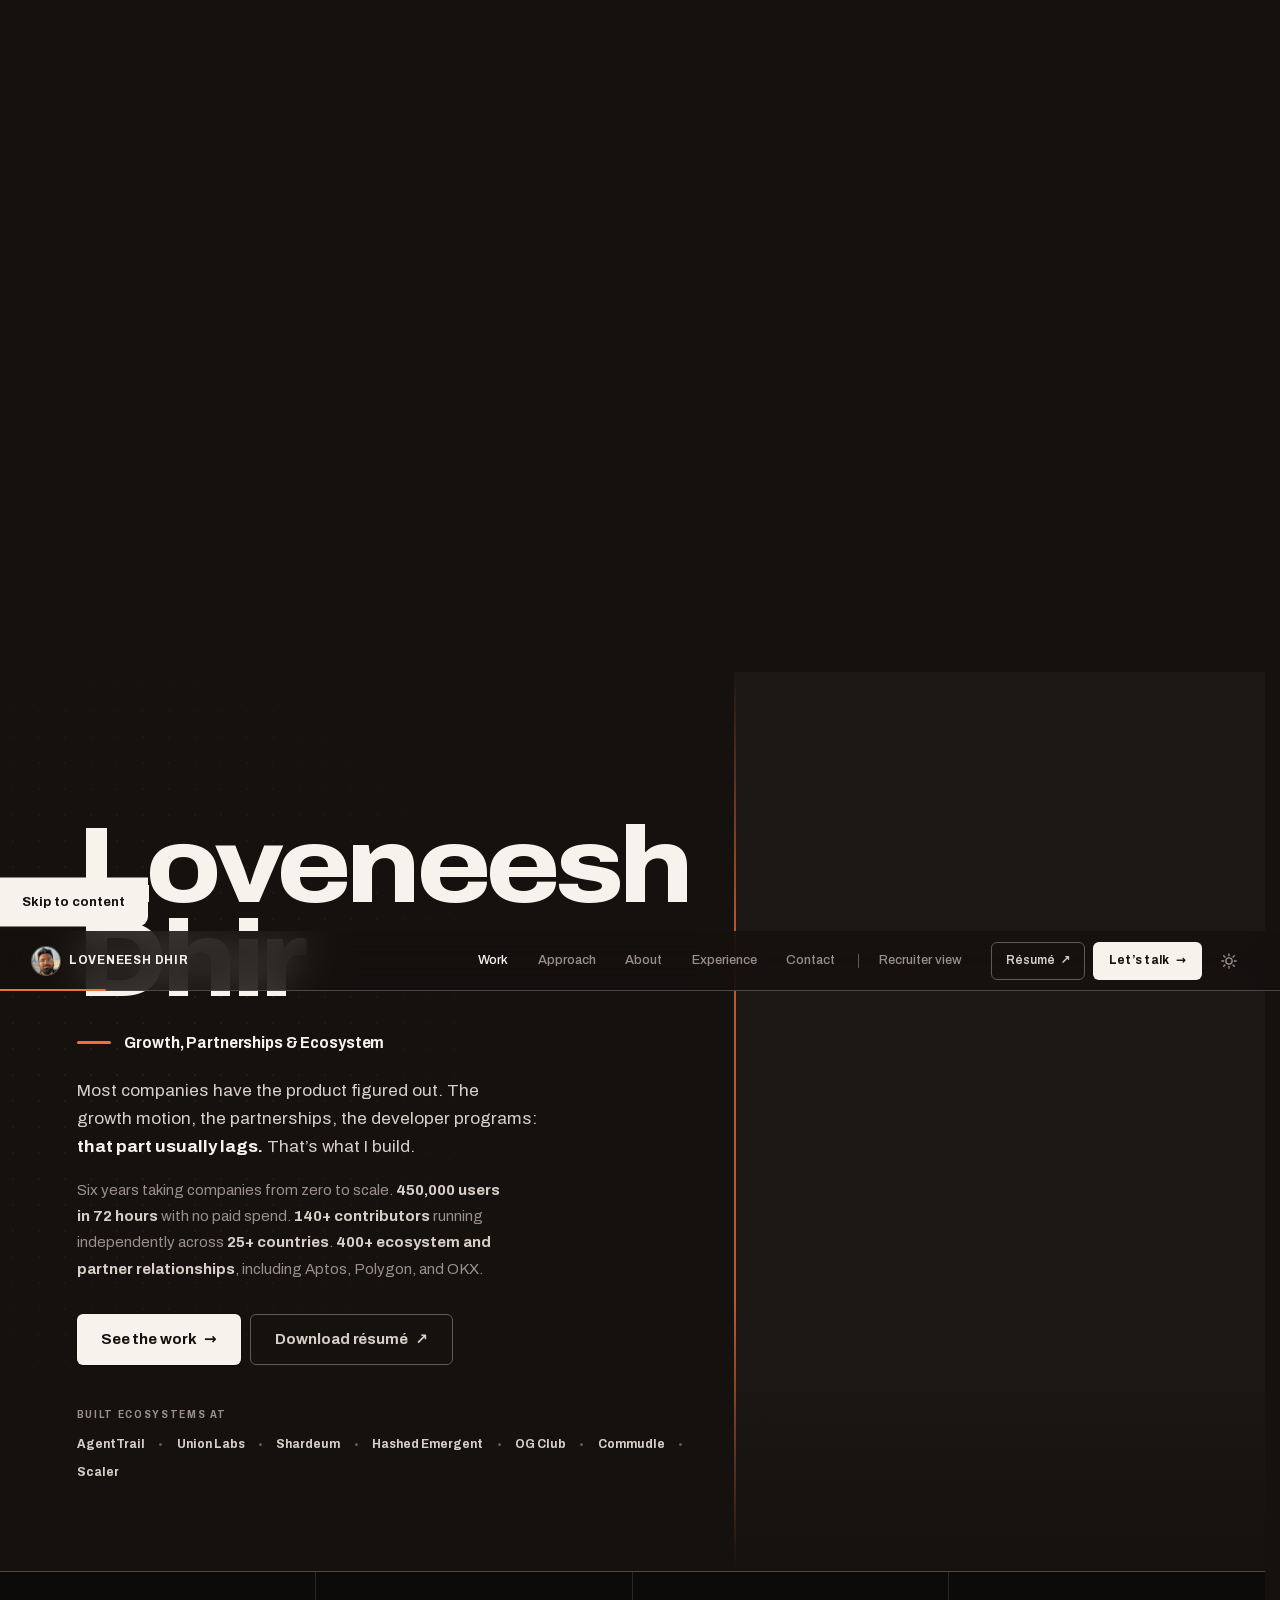
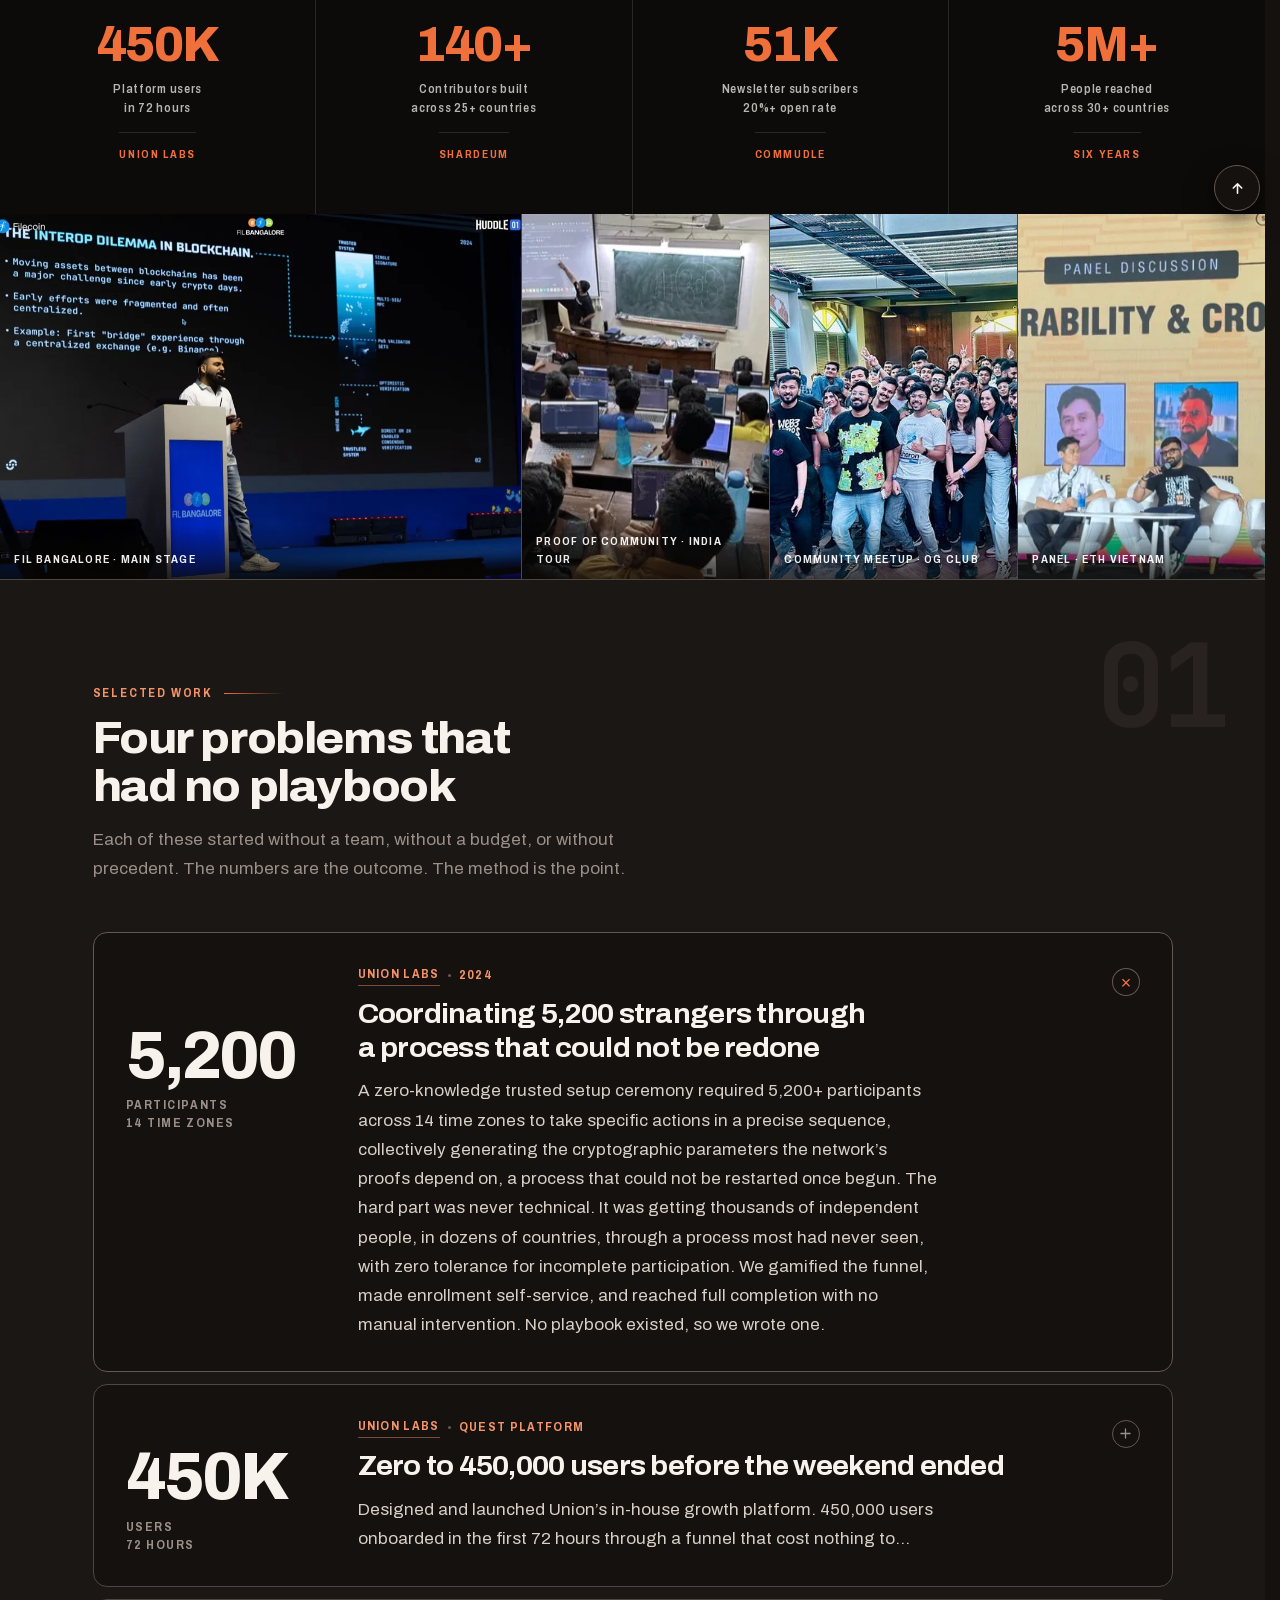
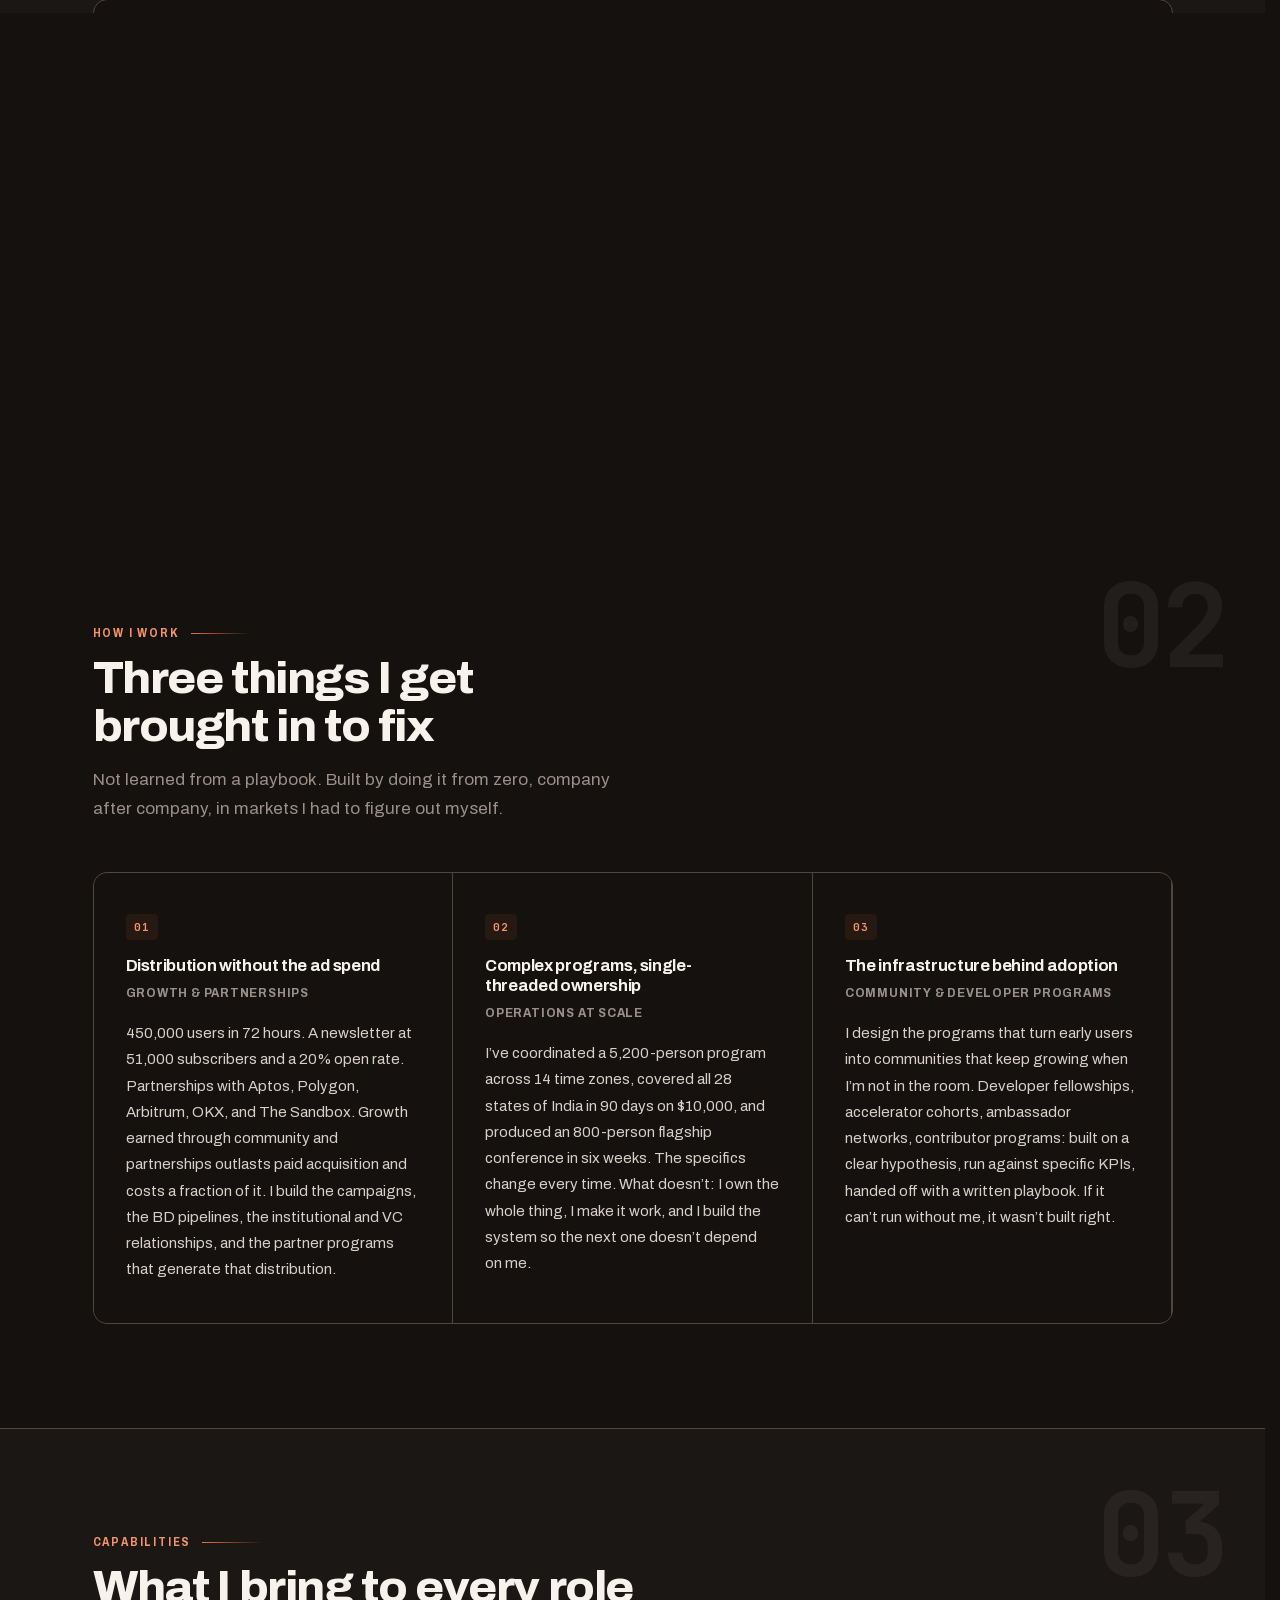
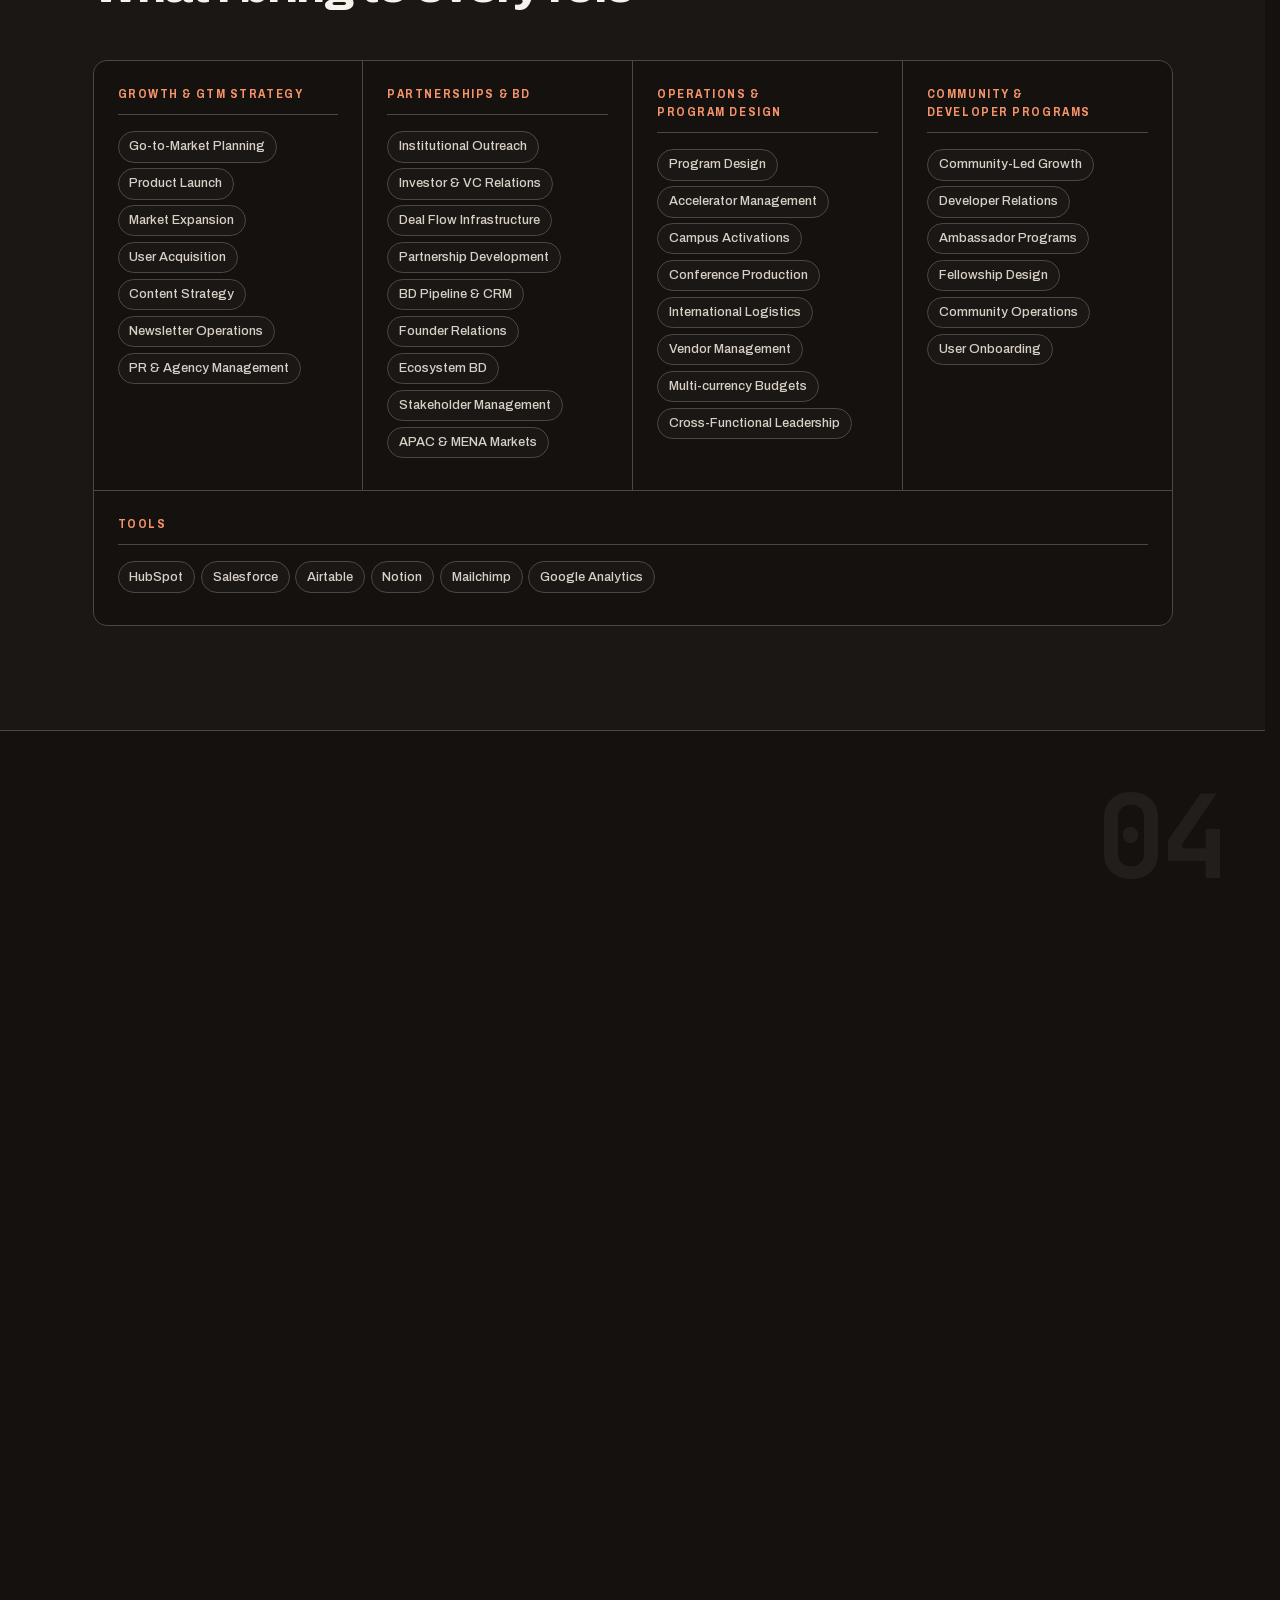
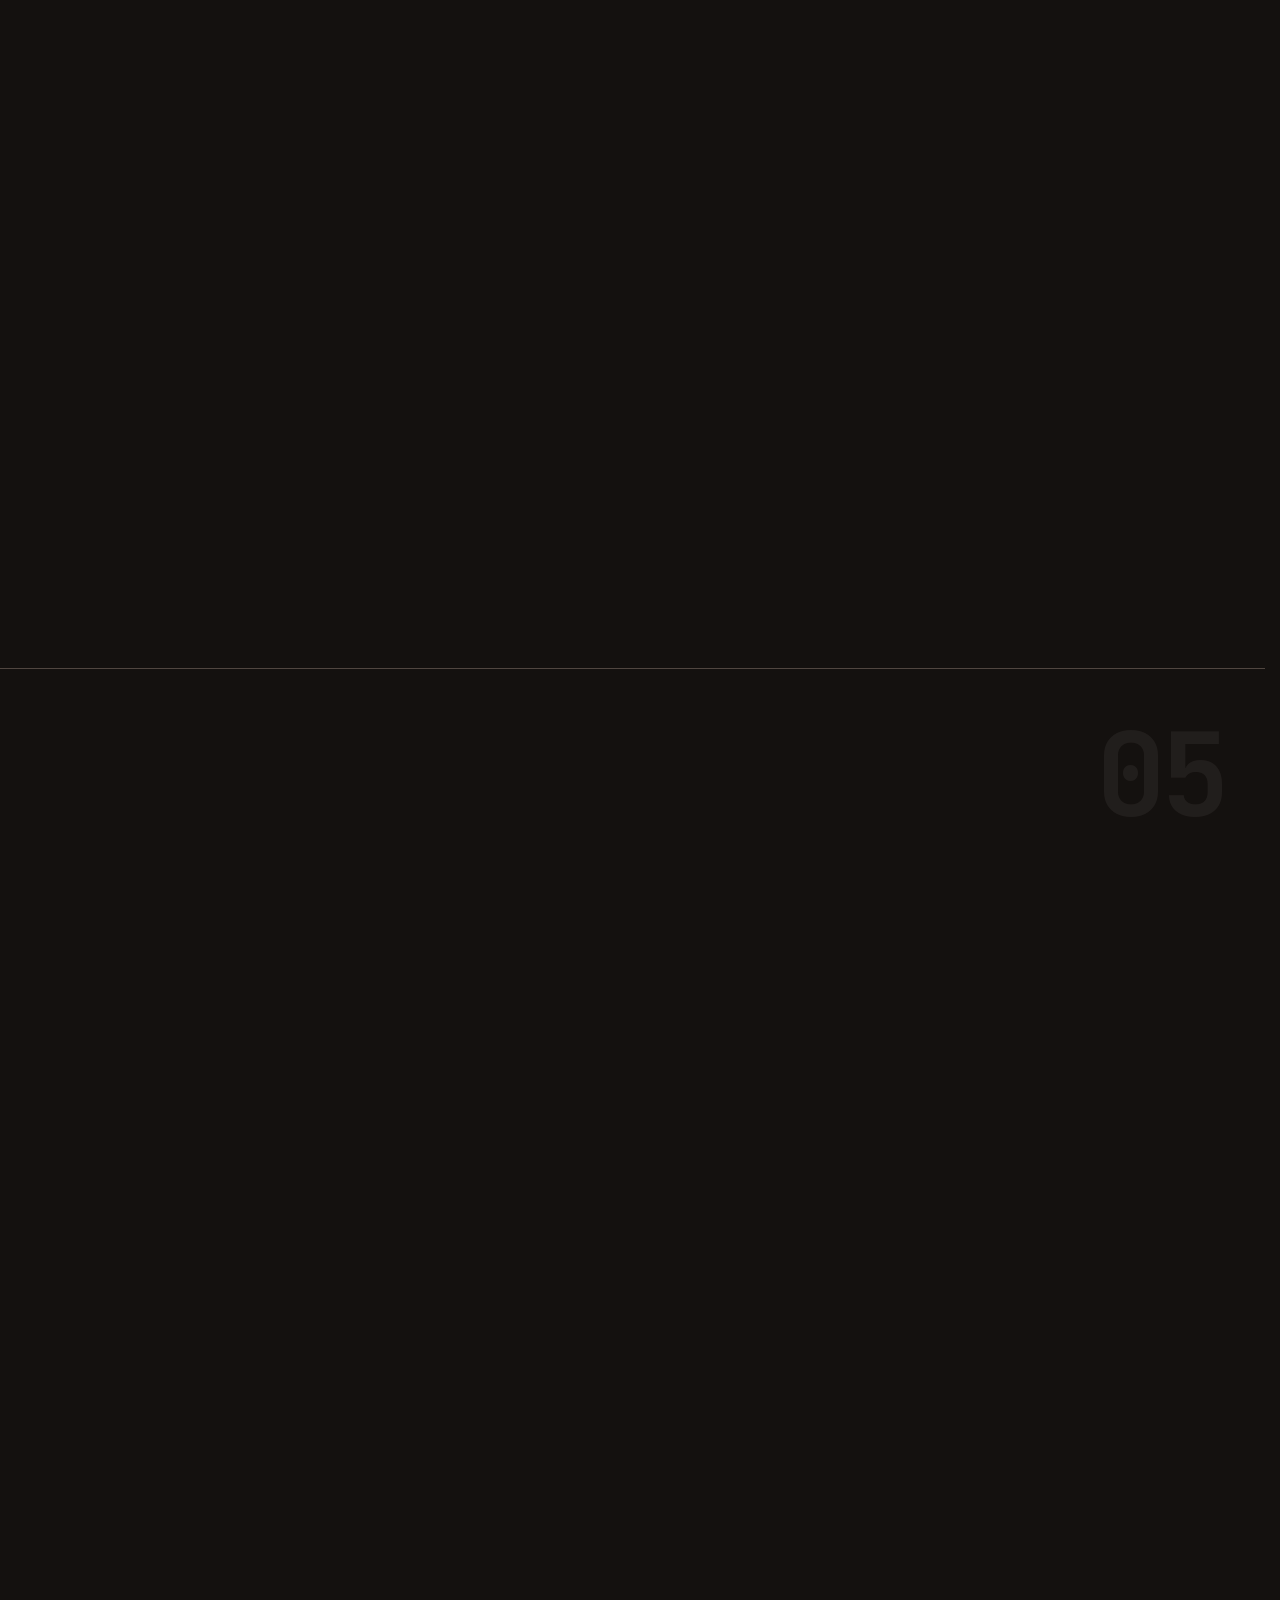
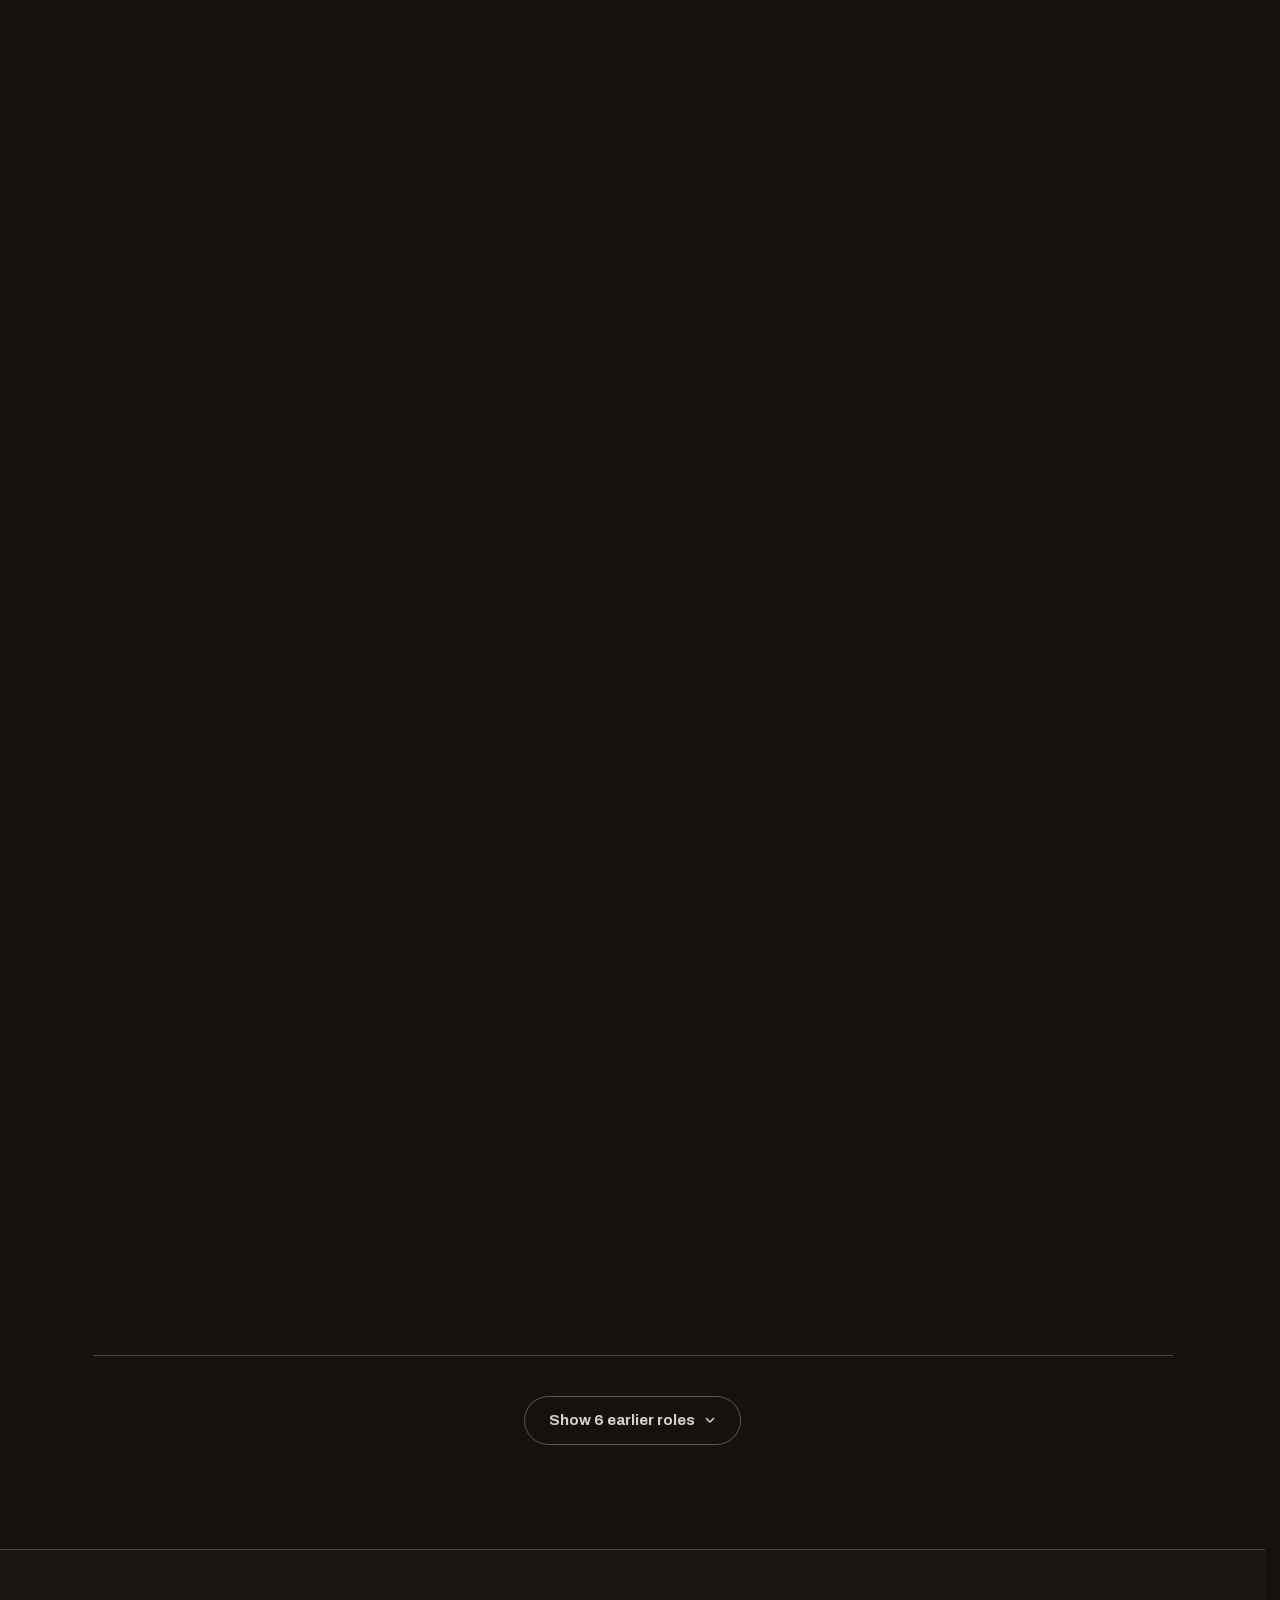
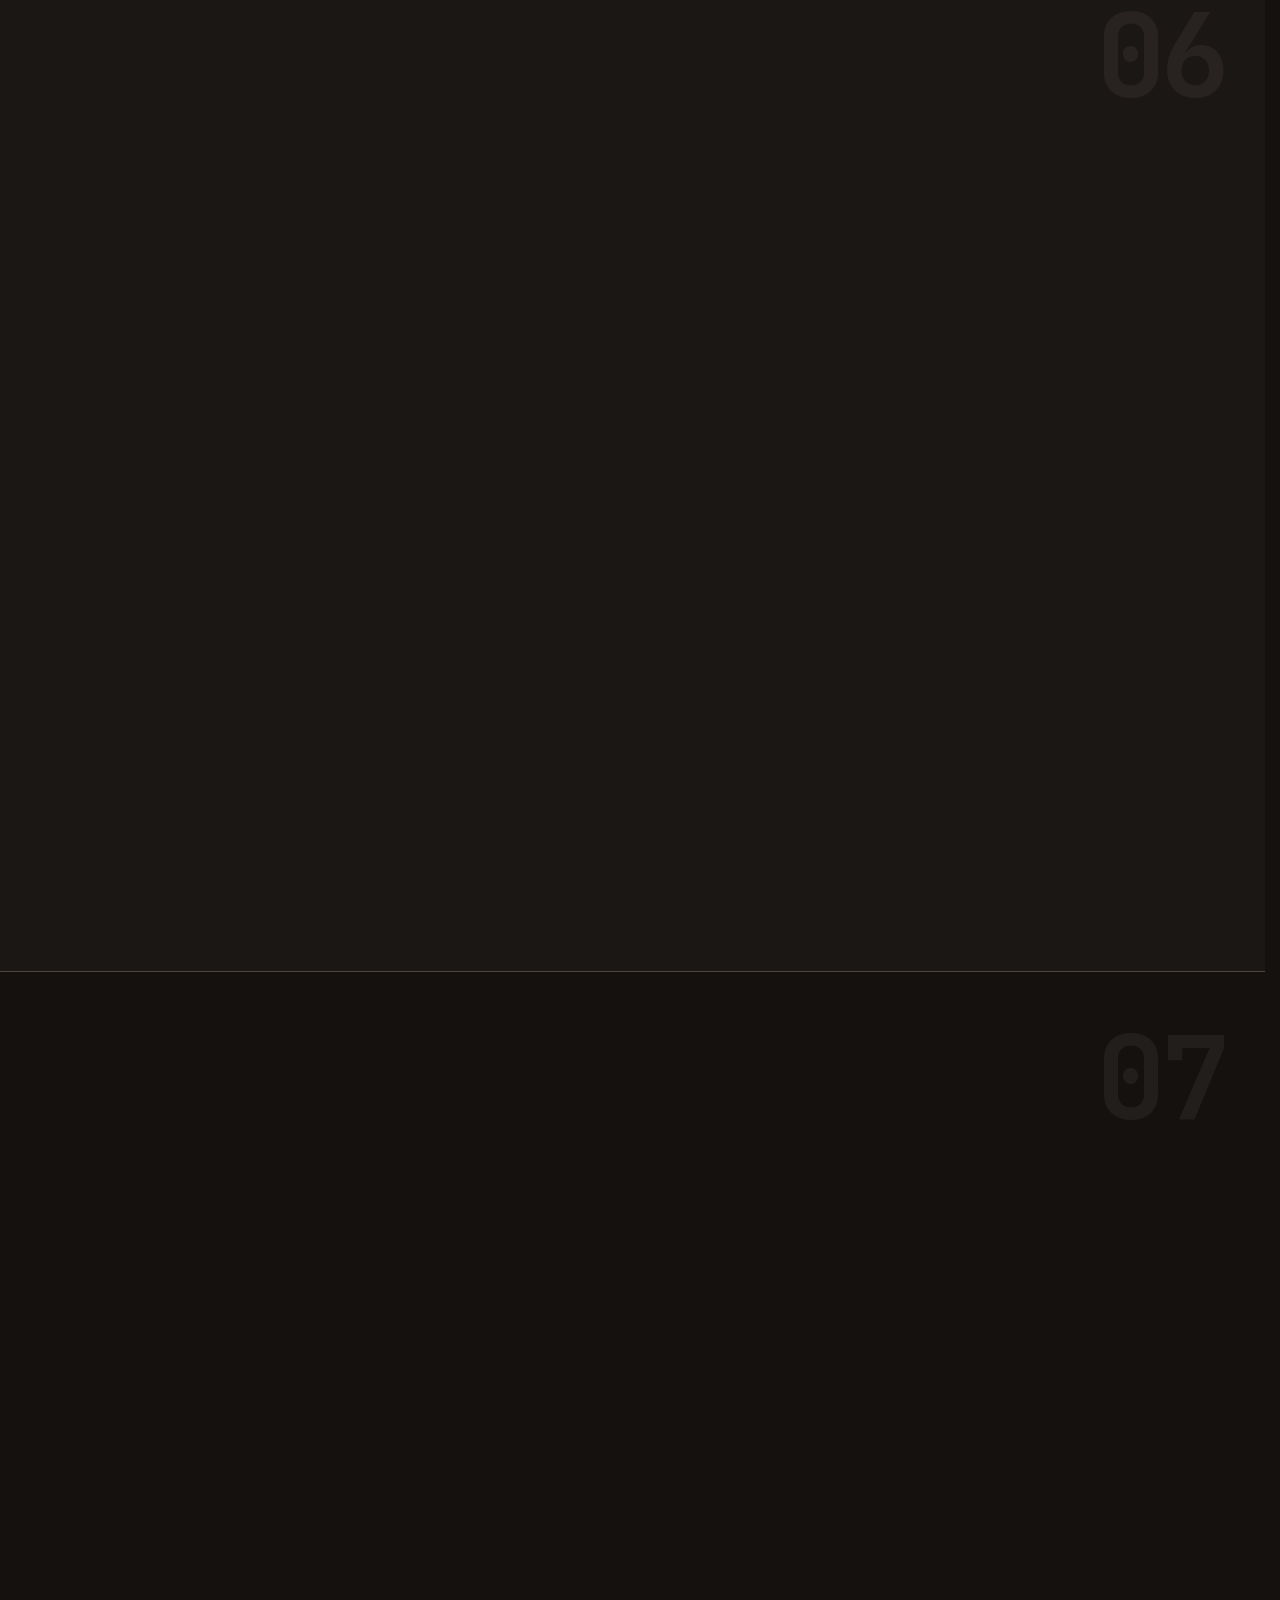
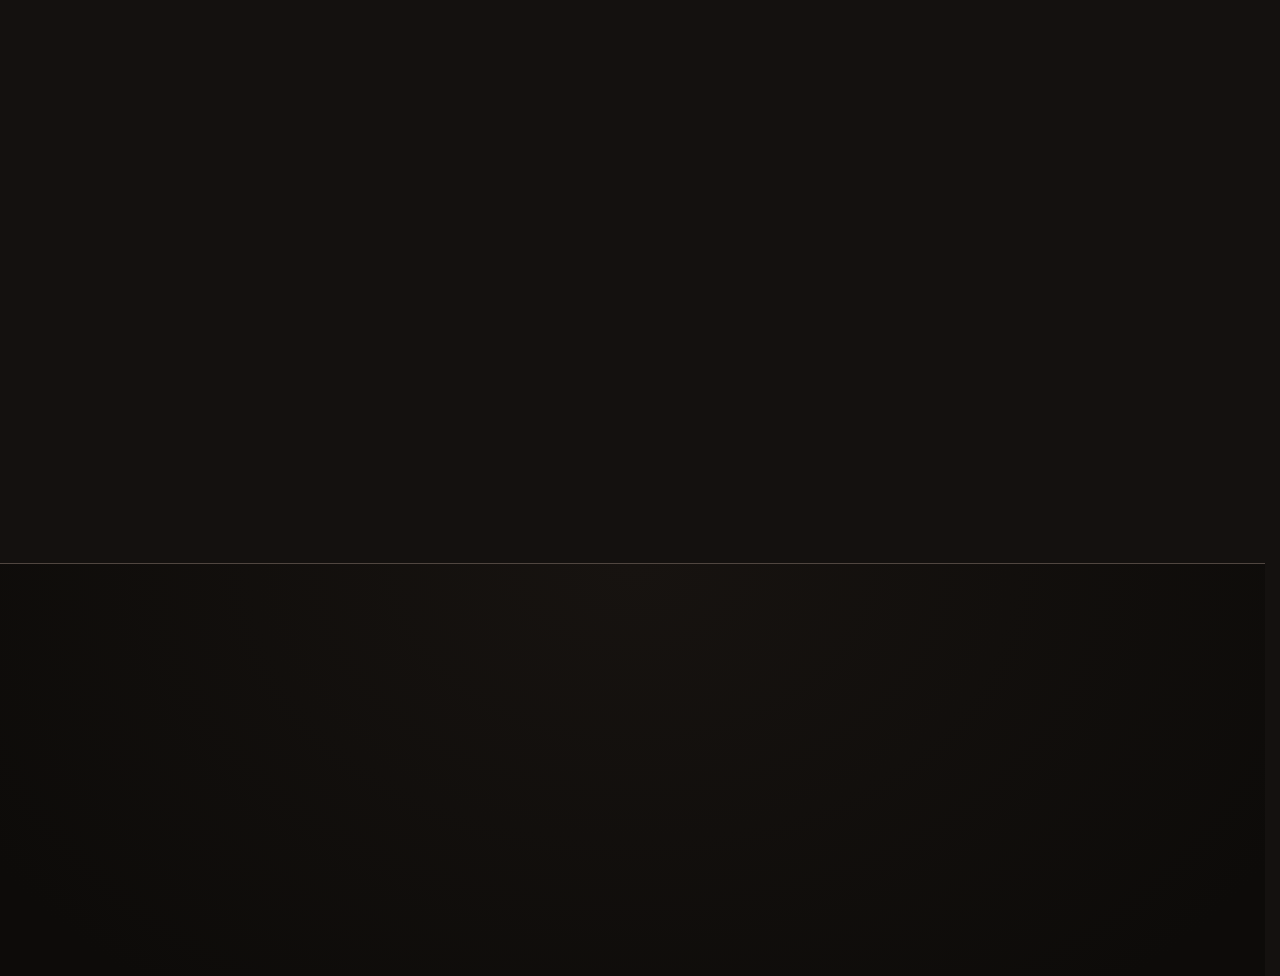
<file: email.html>
<!DOCTYPE html>
<html lang="en">
<head>
    <meta charset="UTF-8">
    <meta name="viewport" content="width=device-width, initial-scale=1.0">
    <title>Email</title>
</head>
<body>
    
    <script>
        window.onload = () => {
            window.location.href = "mailto:dhirloveneesh@gmail.com";
            setTimeout(() => {
                window.location.href = "/";
            }, 100);
        }
    </script>

</body>
</html>
</file>
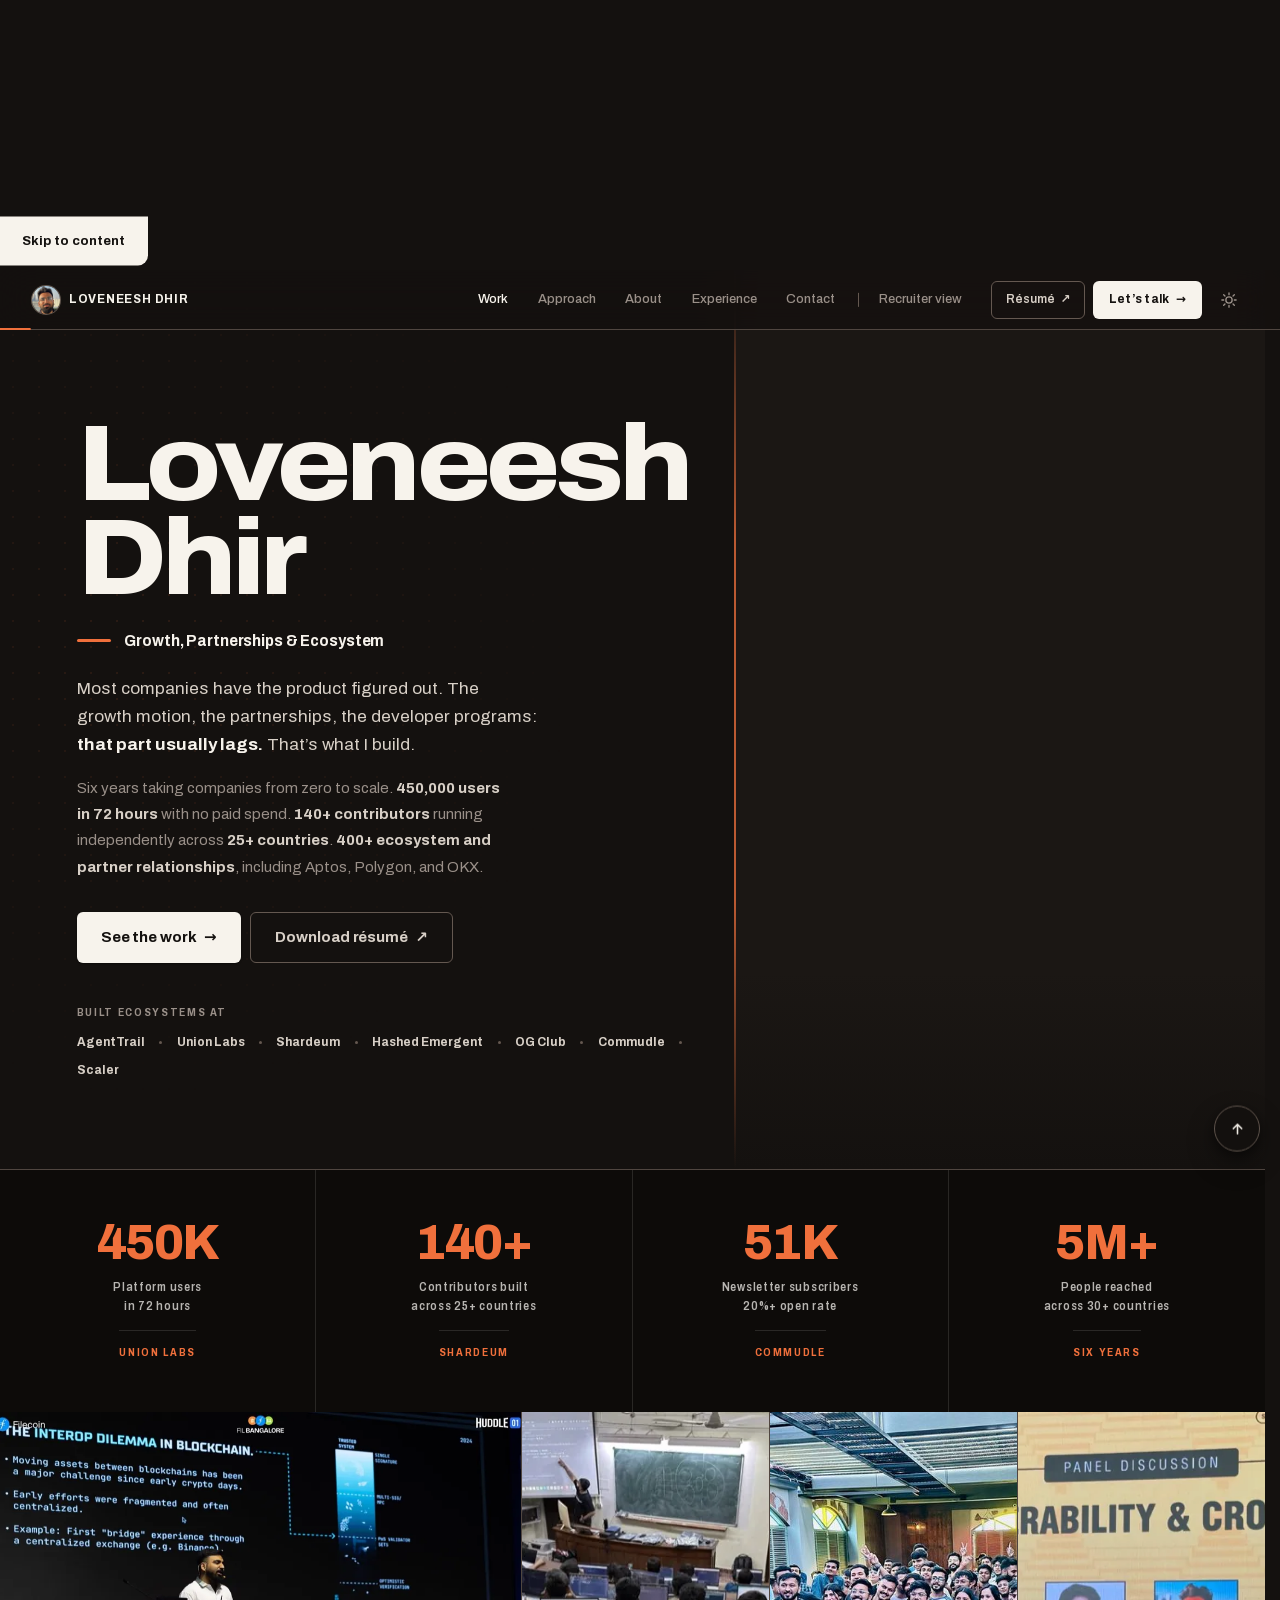
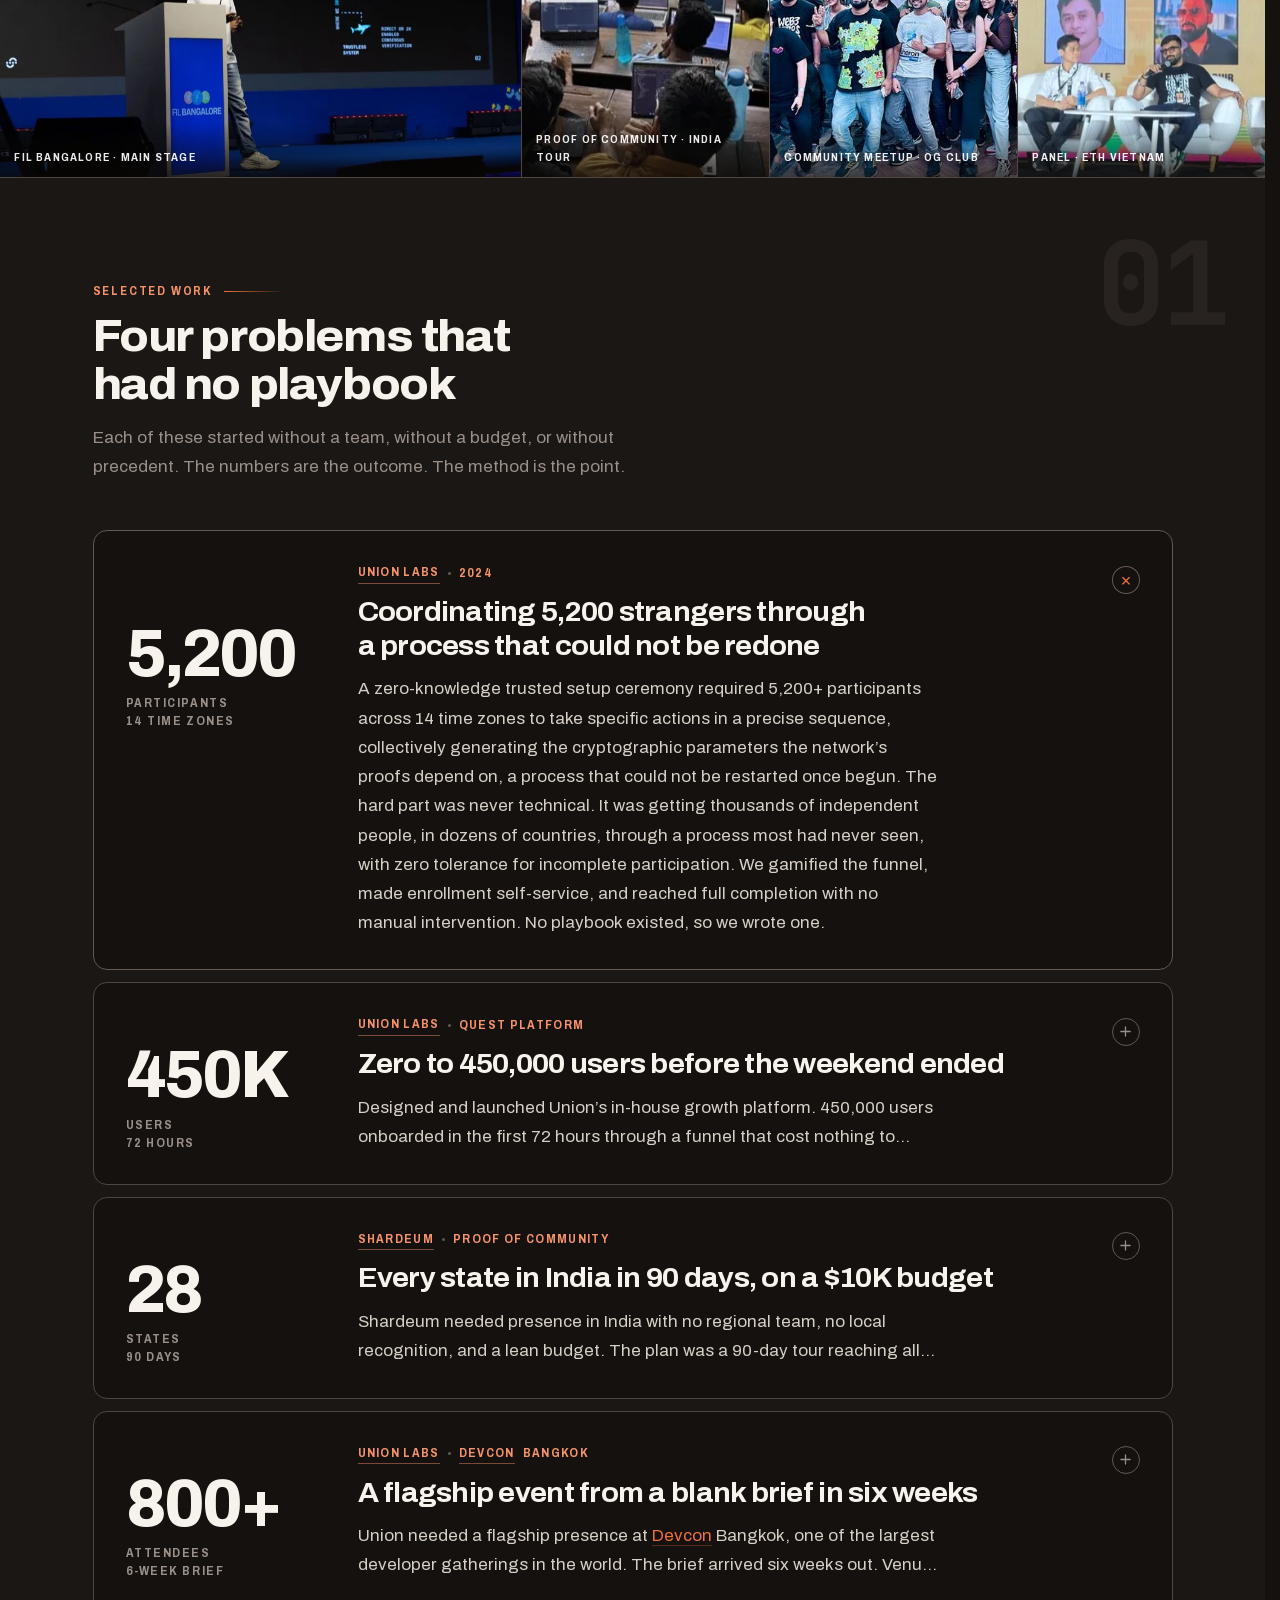
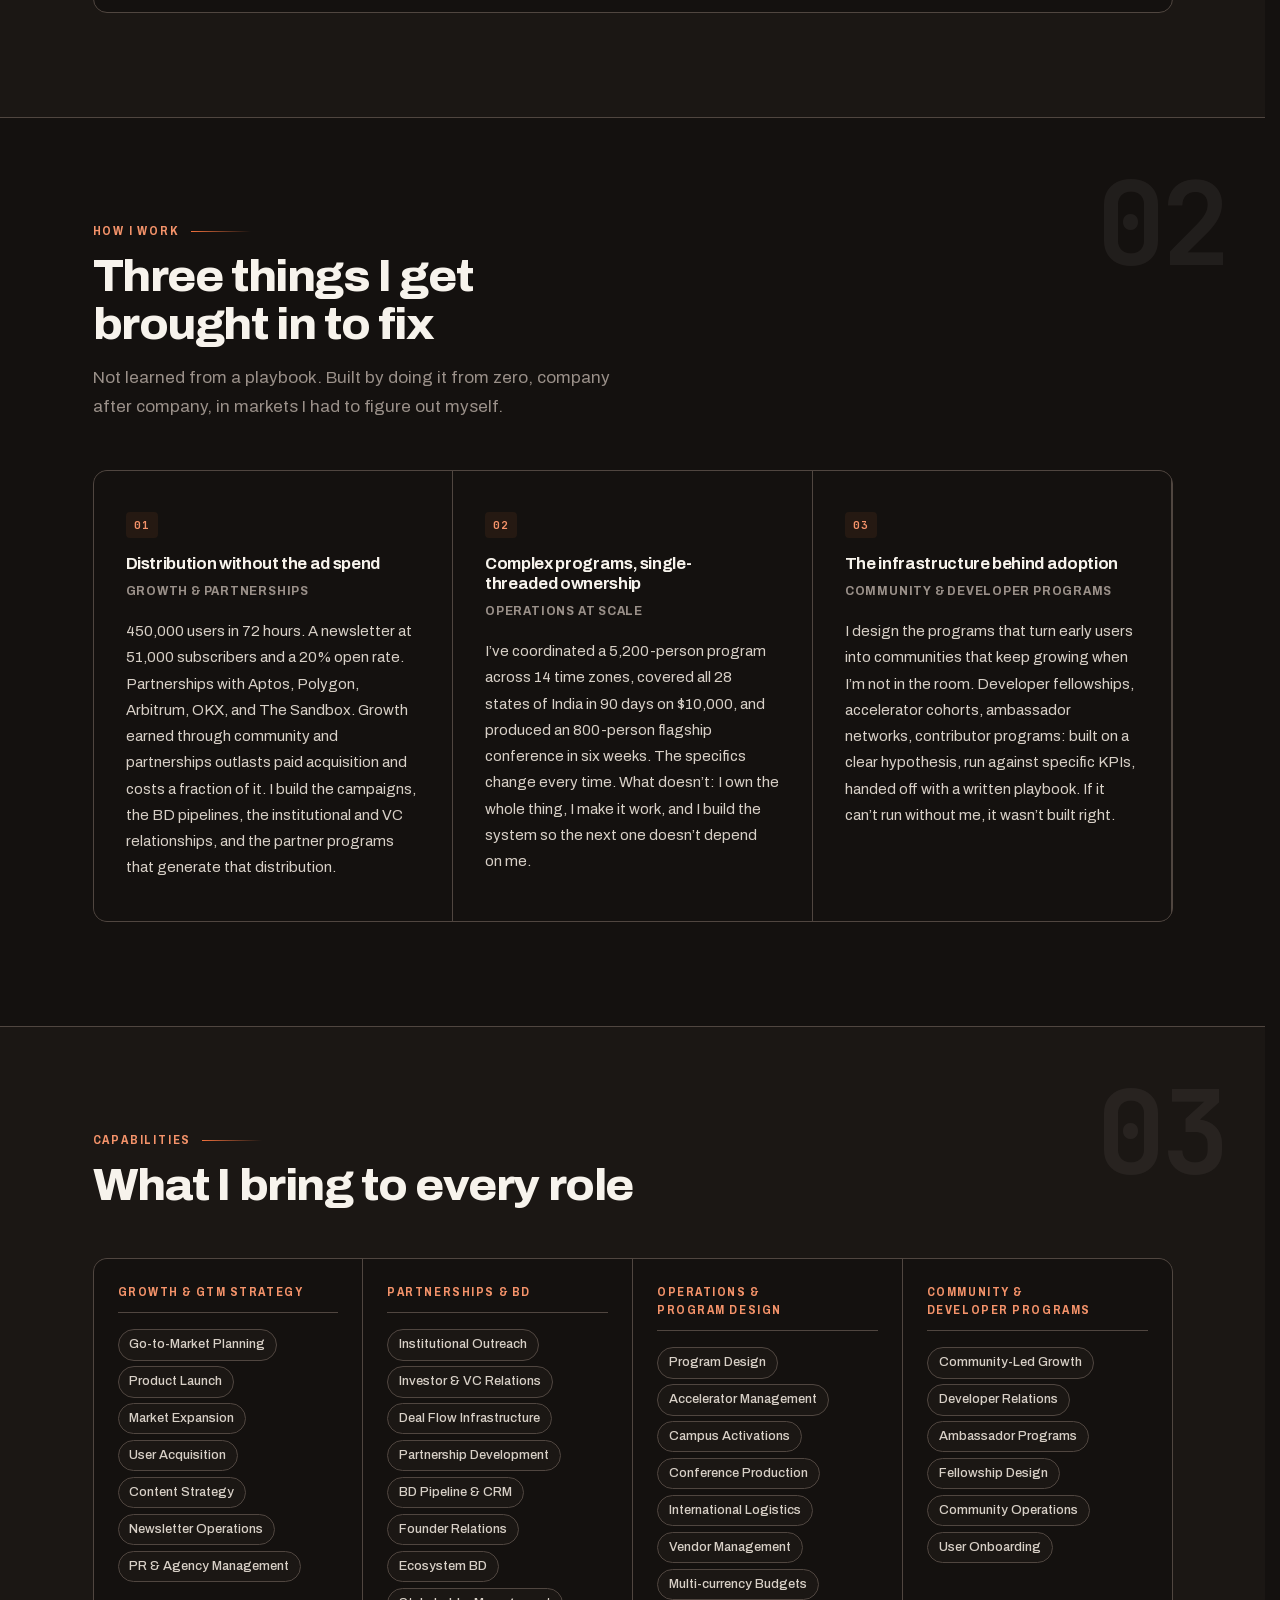
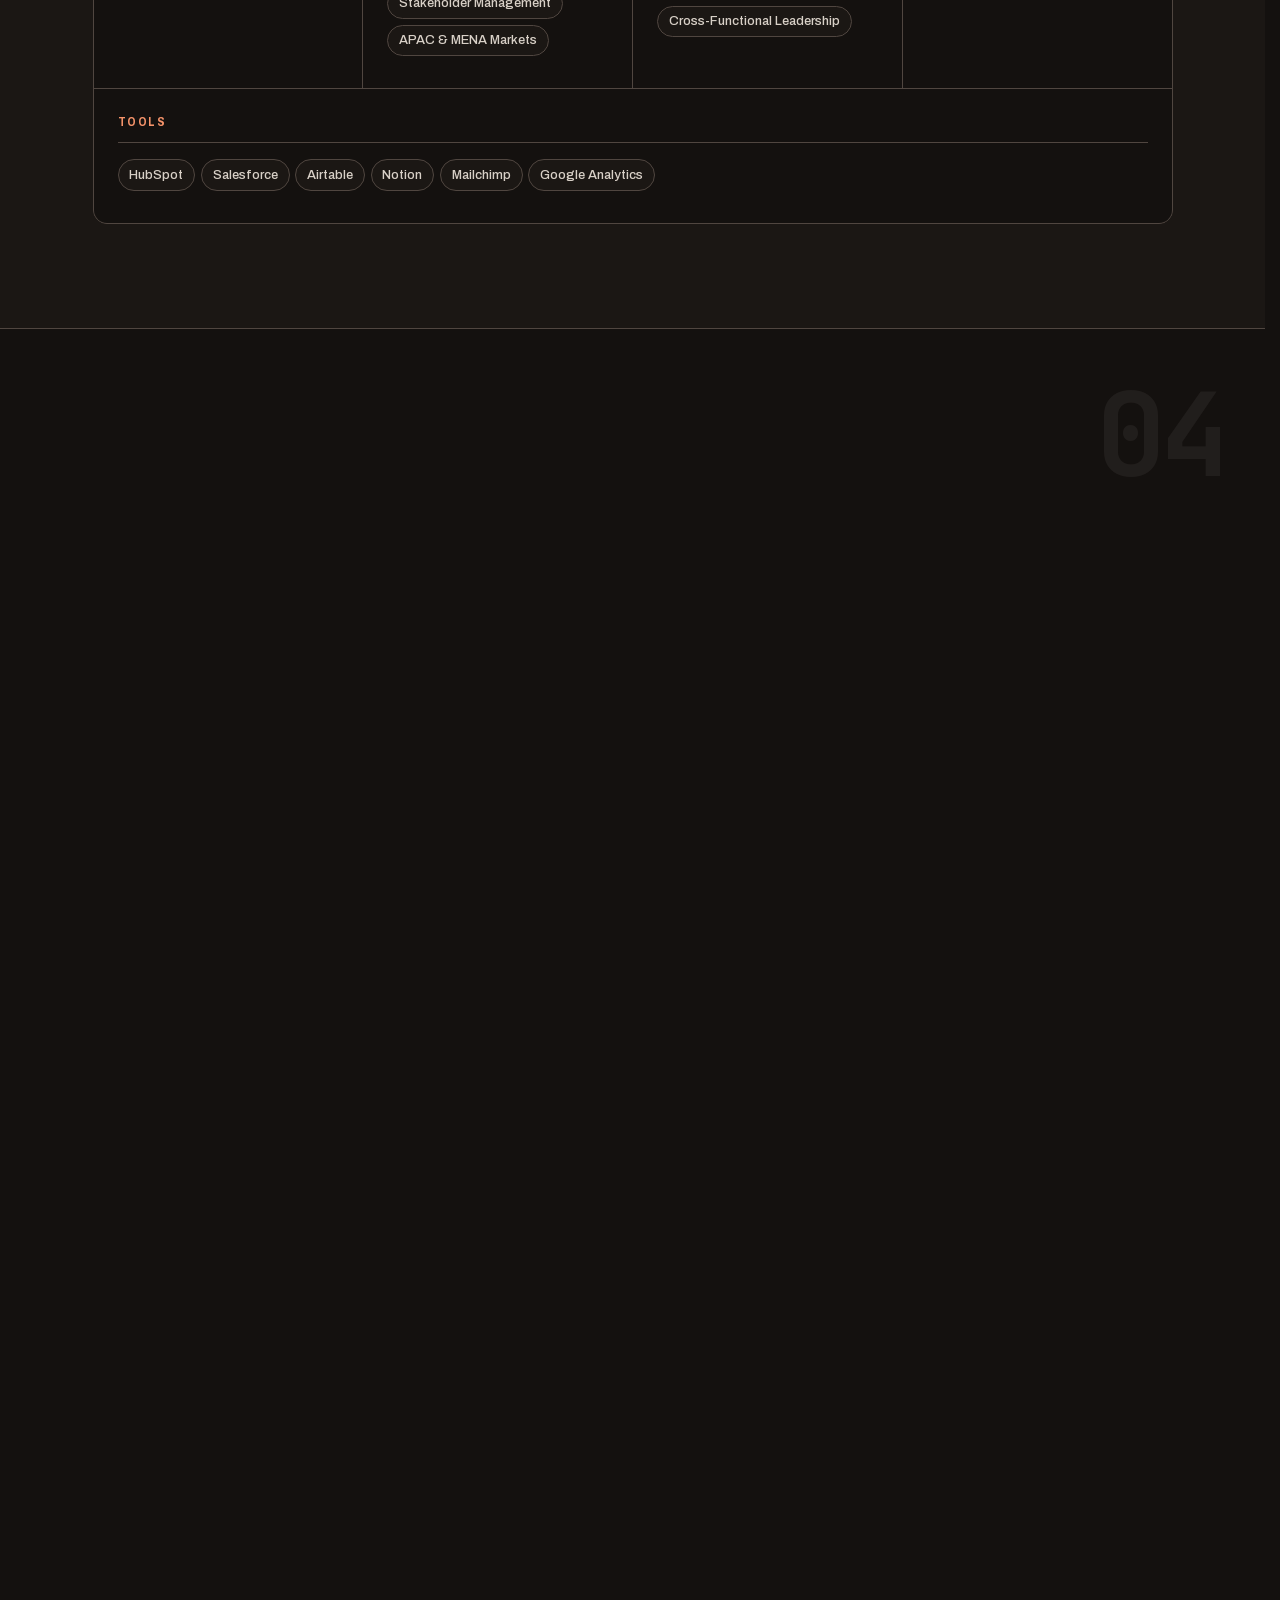
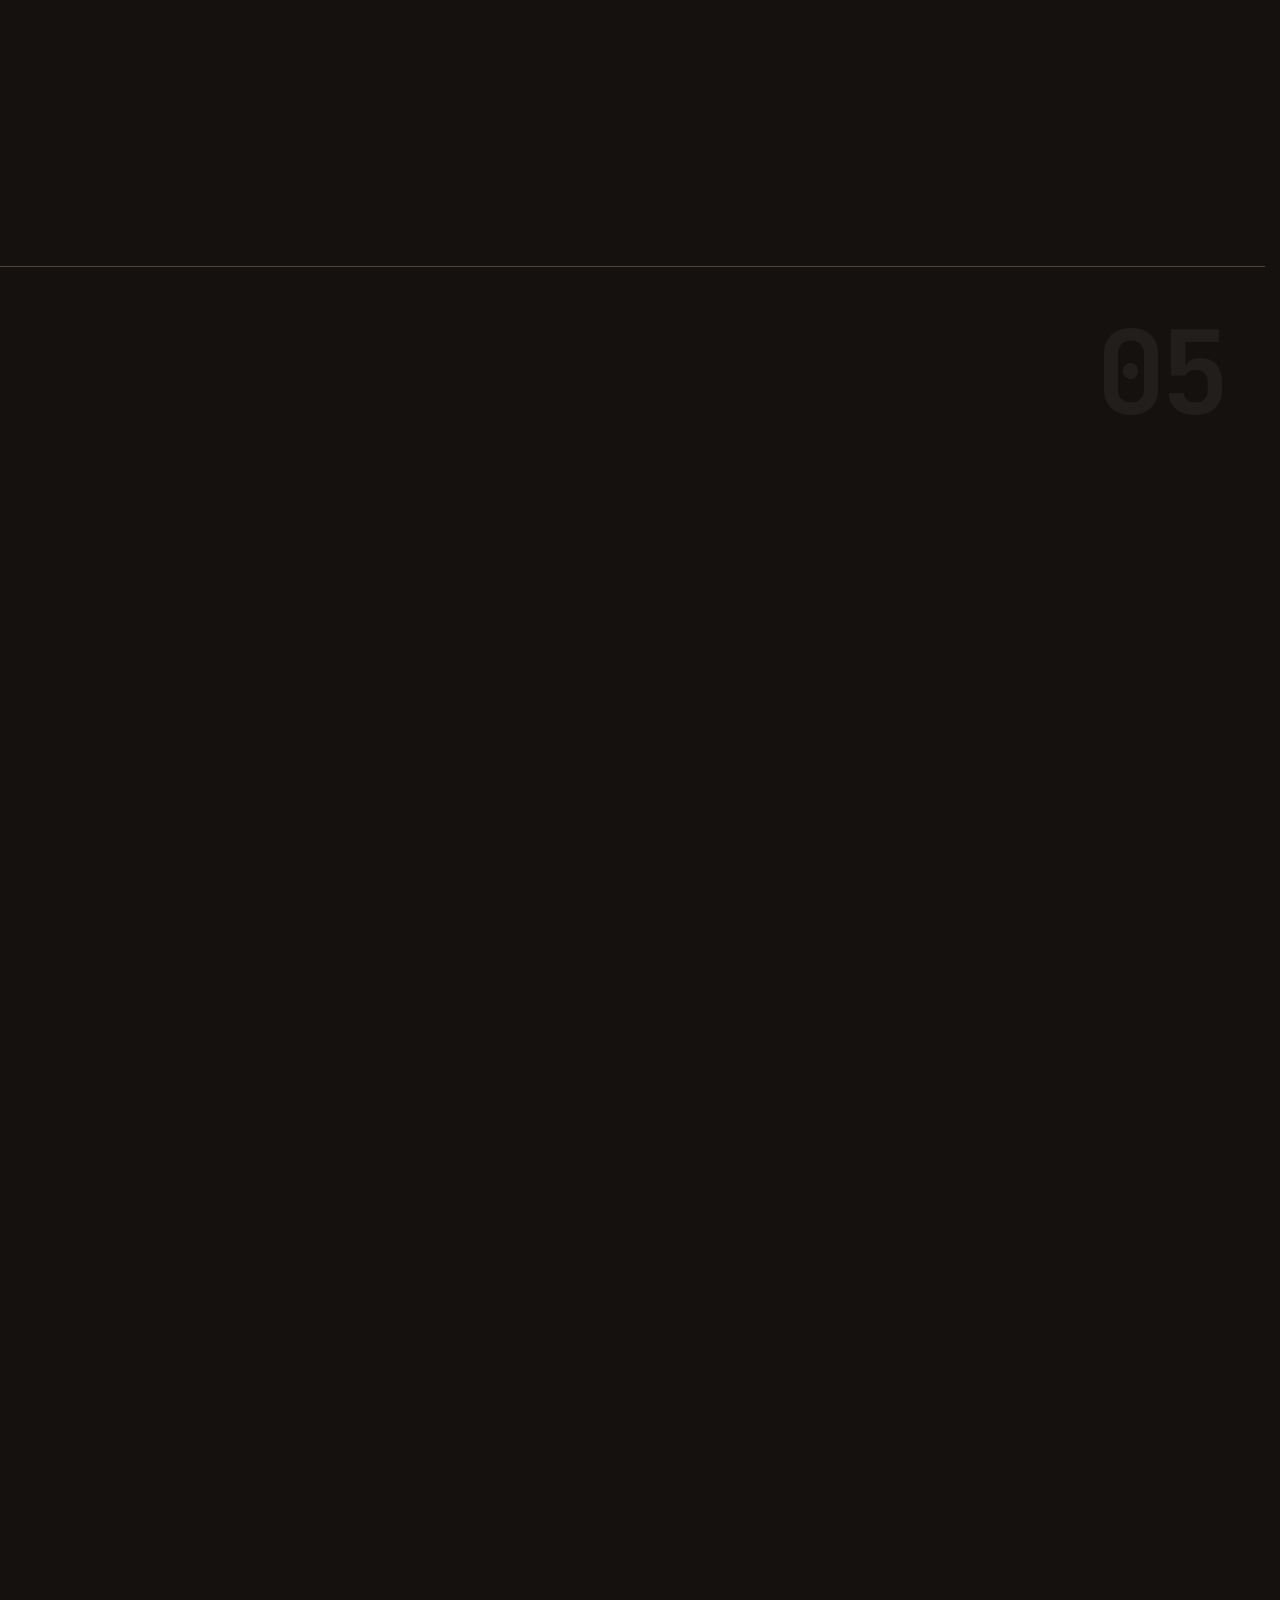
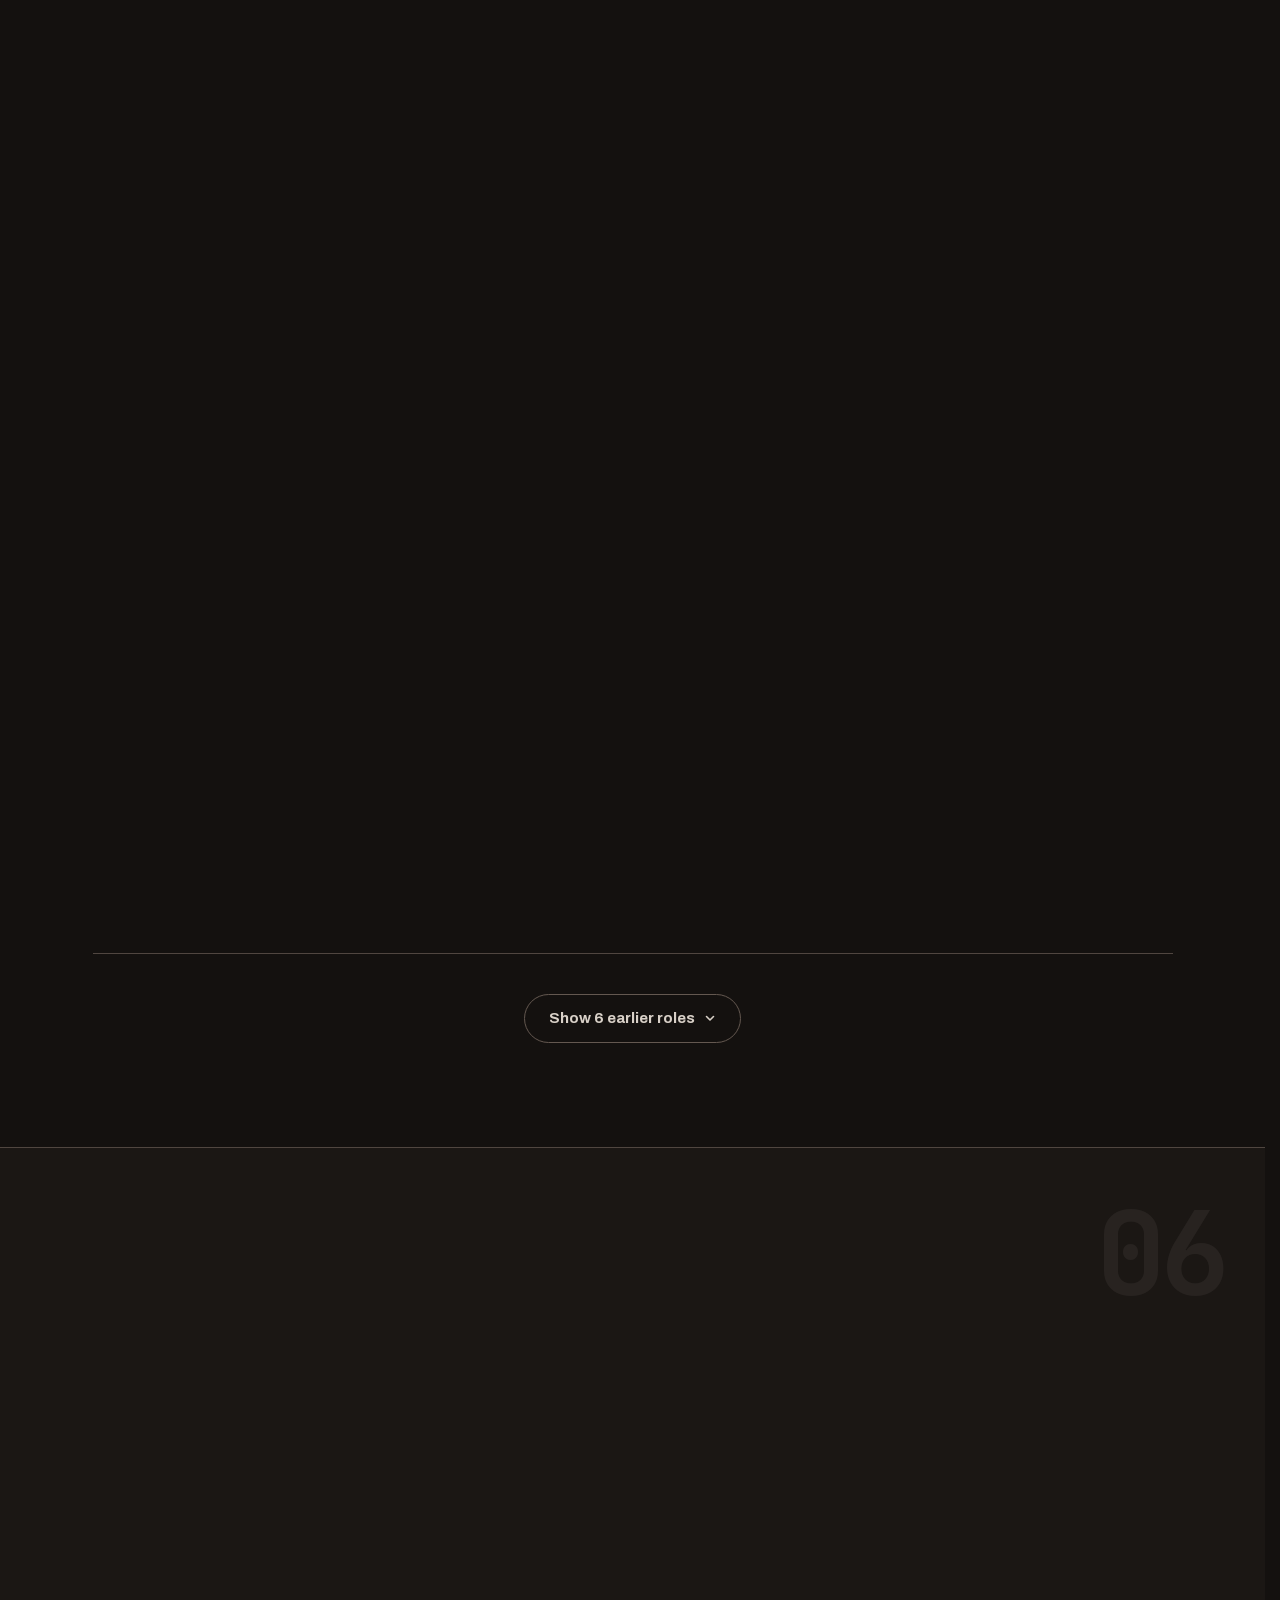
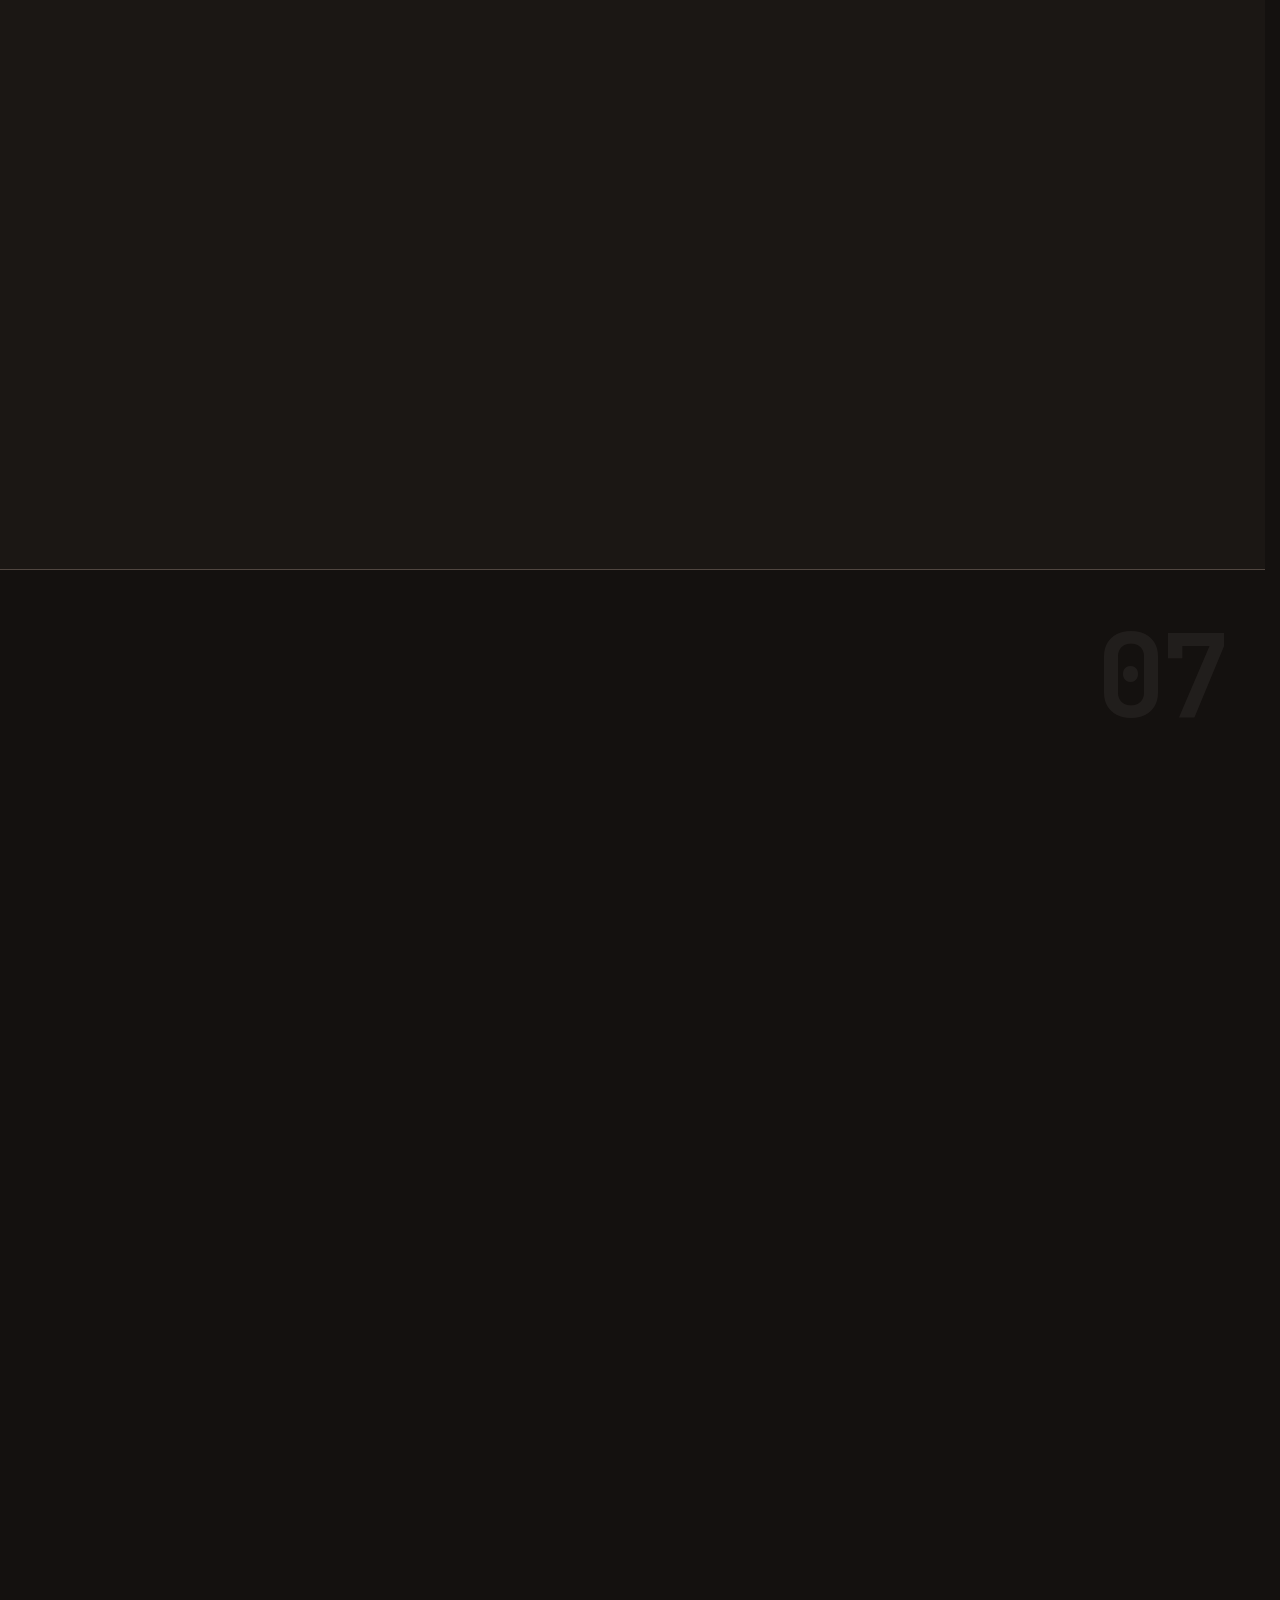
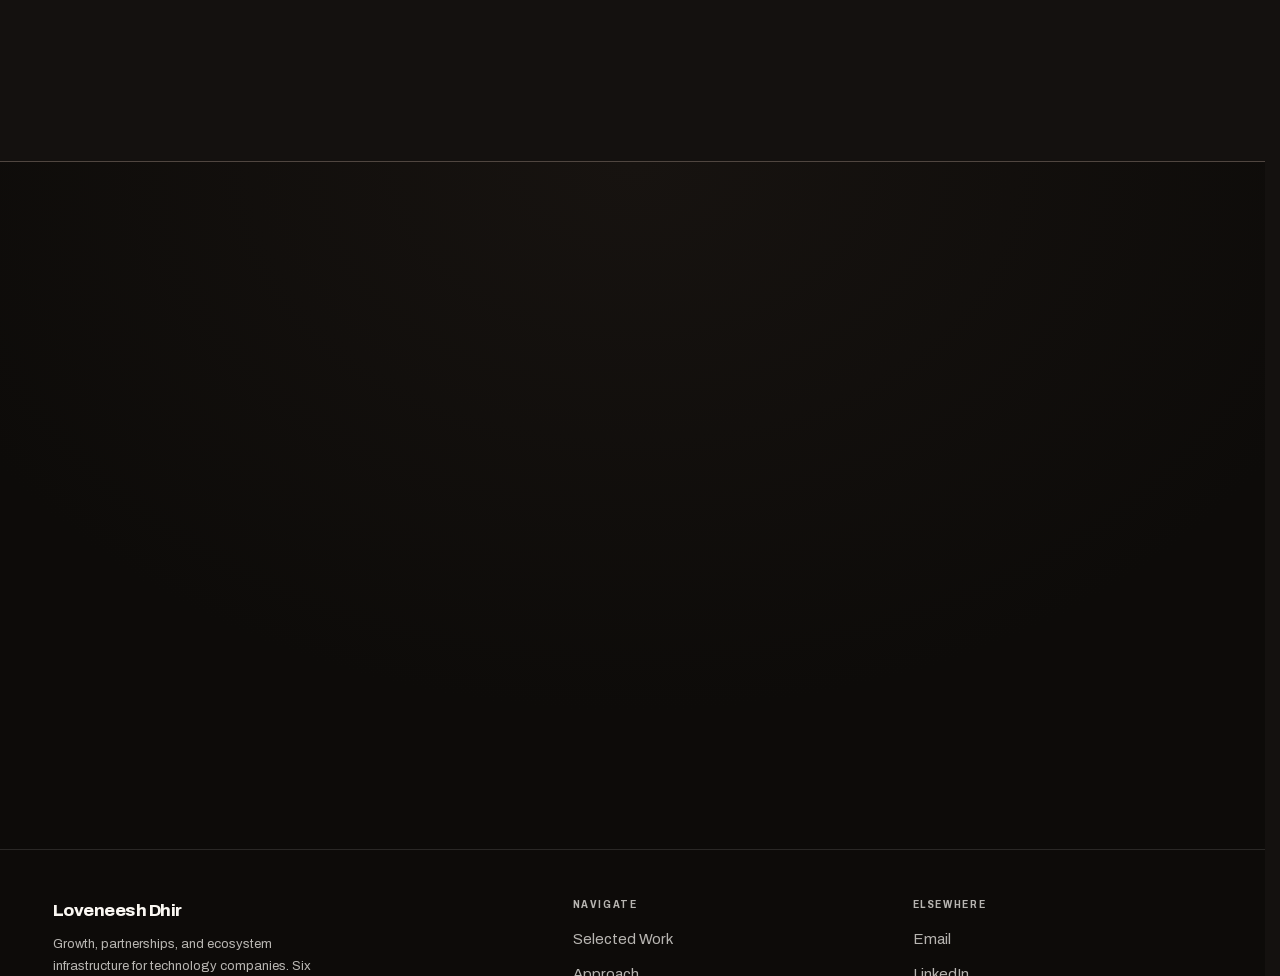
<file: mail.html>
<!DOCTYPE html>
<html lang="en">
<head>
    <meta charset="UTF-8">
    <meta name="viewport" content="width=device-width, initial-scale=1.0">
    <title>Email</title>
</head>
<body>
    
    <script>
        window.onload = () => {
            window.location.href = "mailto:dhirloveneesh@gmail.com";
            setTimeout(() => {
                window.location.href = "/";
            }, 100);
        }
    </script>

</body>
</html>
</file>
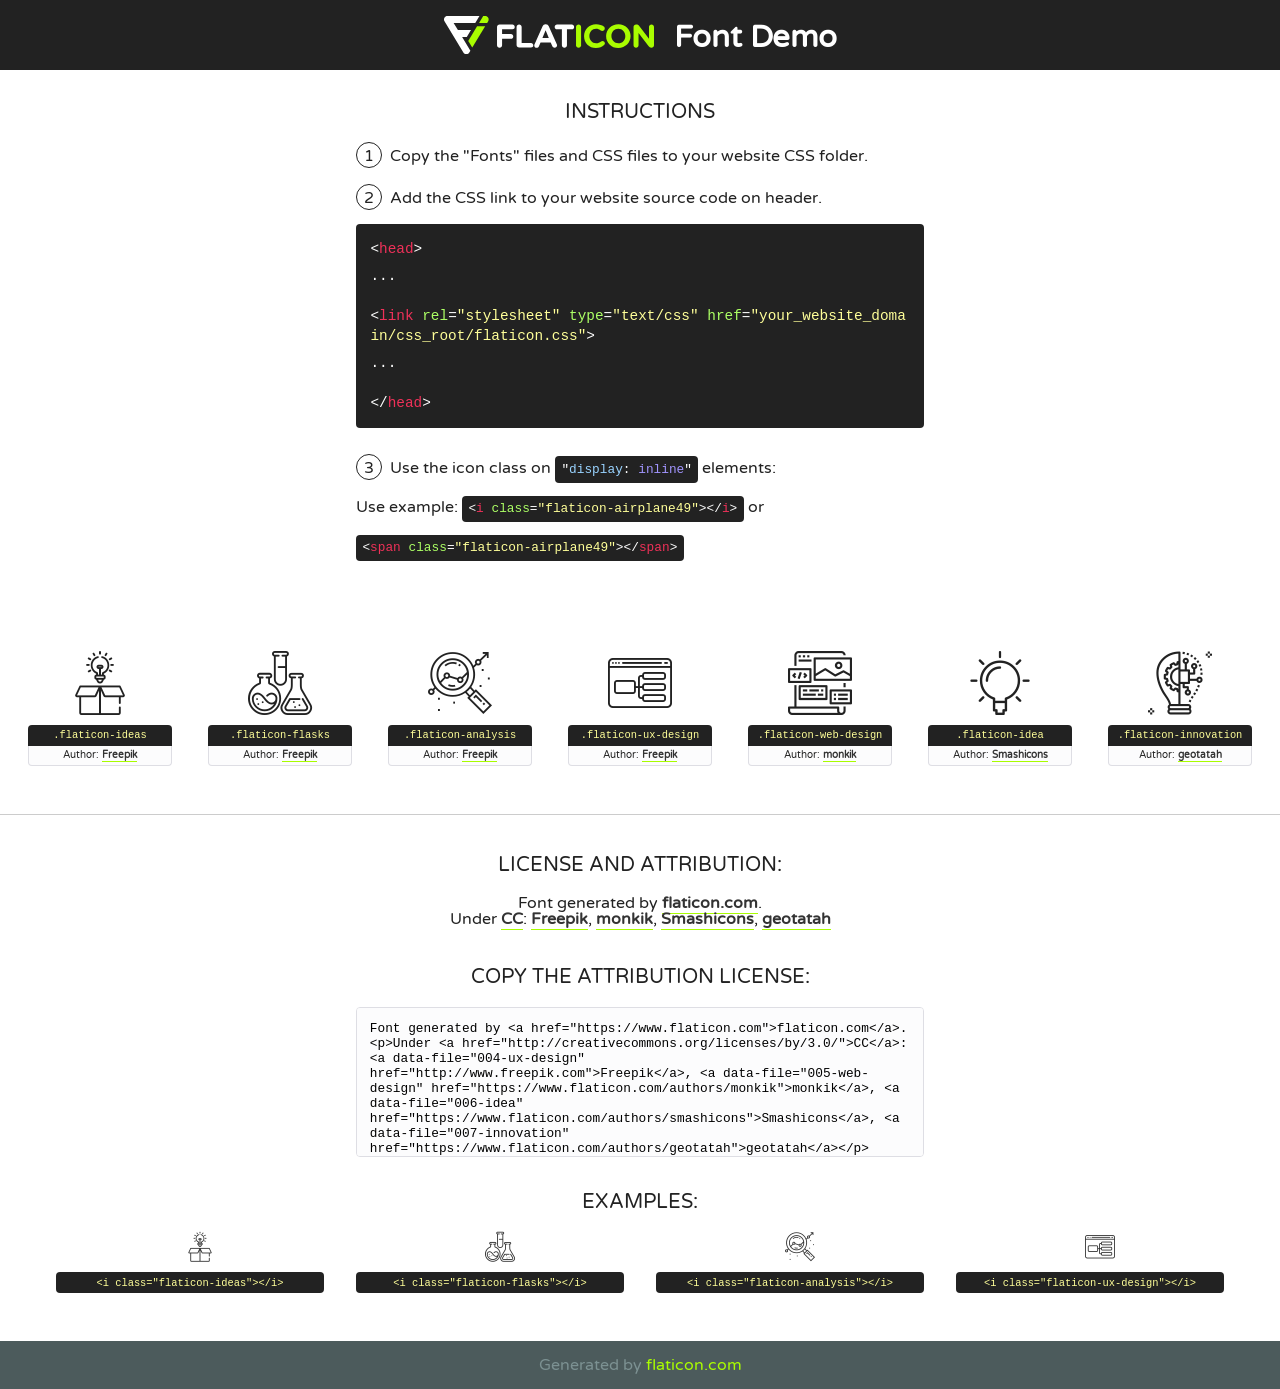
<file: fonts/flaticon/font/flaticon.html>
<!DOCTYPE html>
<!--
  Flaticon icon font: Flaticon
  Creation date: 20/03/2019 02:18
-->
<html>
<!DOCTYPE html>
<html>

<head>
    <title>Flaticon WebFont</title>
    <link href="http://fonts.googleapis.com/css?family=Varela+Round" rel="stylesheet" type="text/css" />
    <link rel="stylesheet" type="text/css" href="flaticon.css">
    <meta charset="UTF-8">
    <style>
    html, body, div, span, applet, object, iframe,
    h1, h2, h3, h4, h5, h6, p, blockquote, pre,
    a, abbr, acronym, address, big, cite, code,
    del, dfn, em, img, ins, kbd, q, s, samp,
    small, strike, strong, sub, sup, tt, var,
    b, u, i, center,
    dl, dt, dd, ol, ul, li,
    fieldset, form, label, legend,
    table, caption, tbody, tfoot, thead, tr, th, td,
    article, aside, canvas, details, embed, 
    figure, figcaption, footer, header, hgroup, 
    menu, nav, output, ruby, section, summary,
    time, mark, audio, video {
        margin: 0;
        padding: 0;
        border: 0;
        font-size: 100%;
        font: inherit;
        vertical-align: baseline;
    }
    /* HTML5 display-role reset for older browsers */
    article, aside, details, figcaption, figure, 
    footer, header, hgroup, menu, nav, section {
        display: block;
    }
    body {
        line-height: 1;
    }
    ol, ul {
        list-style: none;
    }
    blockquote, q {
        quotes: none;
    }
    blockquote:before, blockquote:after,
    q:before, q:after {
        content: '';
        content: none;
    }
    table {
        border-collapse: collapse;
        border-spacing: 0;
    }
    body {
        font-family: 'Varela Round', Helvetica, Arial, sans-serif;
        font-size: 16px;
        color: #222;
    }
    a {
        color: #333;
        border-bottom: 1px solid #a9fd00;
        font-weight: bold;
        text-decoration: none;
    }
    * {
        -moz-box-sizing: border-box;
        -webkit-box-sizing: border-box;
        box-sizing: border-box;
        margin: 0;
        padding: 0;
    }
    [class^="flaticon-"]:before, [class*=" flaticon-"]:before, [class^="flaticon-"]:after, [class*=" flaticon-"]:after {
        font-family: Flaticon;
        font-size: 30px;
        font-style: normal;
        margin-left: 20px;
        color: #333;
    }
    .wrapper {
        max-width: 600px;
        margin: auto;
        padding: 0 1em;
    }
    .title {
        font-size: 1.25em;
        text-align: center;
        margin-bottom: 1em;
        text-transform: uppercase;
    }
    header {
        text-align: center;
        background-color: #222;
        color: #fff;
        padding: 1em;
    }
    header .logo {
        width: 210px;
        height: 38px;
        display: inline-block;
        vertical-align: middle;
        margin-right: 1em;
        border: none;
    }
    header strong {
        font-size: 1.95em;
        font-weight: bold;
        vertical-align: middle;
        margin-top: 5px;
        display: inline-block;
    }
    .demo {
        margin: 2em auto;
        line-height: 1.25em;
    }
    .demo ul li {
        margin-bottom: 1em;
    }
    .demo ul li .num {
        color: #222;
        border-radius: 20px;
        display: inline-block;
        width: 26px;
        padding: 3px;
        height: 26px;
        text-align: center;
        margin-right: 0.5em;
        border: 1px solid #222;
    }
    .demo ul li code {
        background-color: #222;
        border-radius: 4px;
        padding: 0.25em 0.5em;
        display: inline-block;
        color: #fff;
        font-family: Consolas,Monaco,Lucida Console,Liberation Mono,DejaVu Sans Mono,Bitstream Vera Sans Mono,Courier New, monospace;
        font-weight: lighter;
        margin-top: 1em;
        font-size: 0.8em;
        word-break: break-all;
    }
    .demo ul li code.big {
        padding: 1em;
        font-size: 0.9em;
    }
    .demo ul li code .red {
        color: #EF3159;
    }
    .demo ul li code .green {
        color: #ACFF65;
    }
    .demo ul li code .yellow {
        color: #FFFF99;
    }
    .demo ul li code .blue {
        color: #99D3FF;
    }
    .demo ul li code .purple {
        color: #A295FF;
    }
    .demo ul li code .dots {
        margin-top: 0.5em;
        display: block;
    }
    #glyphs {
        border-bottom: 1px solid #ccc;
        padding: 2em 0;
        text-align: center;
    }
    .glyph {
        display: inline-block;
        width: 9em;
        margin: 1em;
        text-align: center;
        vertical-align: top;
        background: #FFF;
    }
    .glyph .glyph-icon {
        padding: 10px;
        display: block;
        font-family:"Flaticon";
        font-size: 64px;
        line-height: 1;
    }
    .glyph .glyph-icon:before {
        font-size: 64px;
        color: #222;
        margin-left: 0;
    }
    .class-name {
        font-size: 0.65em;
        background-color: #222;
        color: #fff;
        border-radius: 4px 4px 0 0;
        padding: 0.5em;
        color: #FFFF99;
        font-family: Consolas,Monaco,Lucida Console,Liberation Mono,DejaVu Sans Mono,Bitstream Vera Sans Mono,Courier New, monospace;
    }
    .author-name {
        font-size: 0.6em;
        background-color: #fcfcfd;
        border: 1px solid #DEDEE4;
        border-top: 0;
        border-radius: 0 0 4px 4px;
        padding: 0.5em;
    }
    .class-name:last-child {
        font-size: 10px;
        color:#888;
    }
    .class-name:last-child a {
        font-size: 10px;
        color:#555;
    }
    .class-name:last-child a:hover {
        color:#a9fd00;
    }
    .glyph > input {
        display: block;
        width: 100px;
        margin: 5px auto;
        text-align: center;
        font-size: 12px;
        cursor: text;
    }
    .glyph > input.icon-input {
        font-family:"Flaticon";
        font-size: 16px;
        margin-bottom: 10px;
    }
    .attribution .title {
        margin-top: 2em;
    }
    .attribution textarea {
        background-color: #fcfcfd;
        padding: 1em;
        border: none;
        box-shadow: none;
        border: 1px solid #DEDEE4;
        border-radius: 4px;
        resize: none;
        width: 100%;
        height: 150px;
        font-size: 0.8em;
        font-family: Consolas,Monaco,Lucida Console,Liberation Mono,DejaVu Sans Mono,Bitstream Vera Sans Mono,Courier New, monospace;
        -webkit-appearance: none;
    }
    .iconsuse {
        margin: 2em auto;
        text-align: center;
        max-width: 1200px;
    }
    .iconsuse:after {
        content: '';
        display: table;
        clear: both;
    }
    .iconsuse .image {
        float: left;
        width: 25%;
        padding: 0 1em;
    }
    .iconsuse .image p {
        margin-bottom: 1em;
    }
    .iconsuse .image span {
        display: block;
        font-size: 0.65em;
        background-color: #222;
        color: #fff;
        border-radius: 4px;
        padding: 0.5em;
        color: #FFFF99;
        margin-top: 1em;
        font-family: Consolas,Monaco,Lucida Console,Liberation Mono,DejaVu Sans Mono,Bitstream Vera Sans Mono,Courier New, monospace;
    }
    #footer {
        text-align: center;
        background-color: #4C5B5C;
        color: #7c9192;
        padding: 1em;
    }
    #footer a {
        border: none;
        color: #a9fd00;
        font-weight: normal;
    }
    @media (max-width: 960px) {
        .iconsuse .image {
            width: 50%;
        }
    }
    @media (max-width: 560px) {
        .iconsuse .image {
            width: 100%;
        }
    }
    </style>
</head>

<body class="characters-off">

    <header>
        <a href="https://www.flaticon.com" target="_blank" class="logo">
            <svg version="1.1" xmlns="http://www.w3.org/2000/svg" xmlns:xlink="http://www.w3.org/1999/xlink" xmlns:a="http://ns.adobe.com/AdobeSVGViewerExtensions/3.0/" viewBox="0 0 560.875 102.036" enable-background="new 0 0 560.875 102.036" xml:space="preserve">
                <defs>
                </defs>
                <g>
                    <g class="letters">
                        <path fill="#ffffff" d="M141.596,29.675c0-3.777,2.985-6.767,6.764-6.767h34.438c3.426,0,6.15,2.728,6.15,6.15
                        c0,3.43-2.724,6.149-6.15,6.149h-27.674v13.091h23.719c3.429,0,6.151,2.724,6.151,6.15c0,3.43-2.723,6.149-6.151,6.149h-23.719
                        v17.574c0,3.773-2.986,6.761-6.764,6.761c-3.779,0-6.764-2.989-6.764-6.761V29.675z"></path>
                        <path fill="#ffffff" d="M193.844,29.149c0-3.781,2.985-6.767,6.764-6.767c3.776,0,6.763,2.985,6.763,6.767v42.957h25.039
                        c3.426,0,6.149,2.726,6.149,6.153c0,3.425-2.723,6.15-6.149,6.15h-31.802c-3.779,0-6.764-2.986-6.764-6.768V29.149z"></path>
                        <path fill="#ffffff" d="M241.891,75.71l21.438-48.407c1.492-3.341,4.215-5.357,7.906-5.357h0.792
                        c3.686,0,6.323,2.017,7.815,5.357l21.439,48.407c0.436,0.967,0.701,1.845,0.701,2.723c0,3.602-2.809,6.501-6.414,6.501
                        c-3.161,0-5.269-1.845-6.499-4.655l-4.132-9.661h-27.059l-4.301,10.102c-1.144,2.631-3.426,4.214-6.237,4.214
                        c-3.517,0-6.24-2.81-6.24-6.325C241.1,77.64,241.451,76.677,241.891,75.71z M279.932,58.666l-8.521-20.297l-8.526,20.297H279.932
                        z"></path>
                        <path fill="#ffffff" d="M314.864,35.387H301.86c-3.429,0-6.239-2.813-6.239-6.238c0-3.429,2.811-6.24,6.239-6.24h39.533
                        c3.426,0,6.237,2.811,6.237,6.24c0,3.425-2.811,6.238-6.237,6.238h-13.001v42.785c0,3.773-2.99,6.761-6.764,6.761
                        c-3.779,0-6.764-2.989-6.764-6.761V35.387z"></path>
                        <path fill="#A9FD00" d="M352.615,29.149c0-3.781,2.985-6.767,6.767-6.767c3.774,0,6.761,2.985,6.761,6.767v49.024
                        c0,3.773-2.987,6.761-6.761,6.761c-3.781,0-6.767-2.989-6.767-6.761V29.149z"></path>
                        <path fill="#A9FD00" d="M374.132,53.836v-0.179c0-17.481,13.178-31.801,32.065-31.801c9.22,0,15.459,2.458,20.557,6.238
                        c1.402,1.054,2.637,2.985,2.637,5.357c0,3.692-2.985,6.59-6.681,6.59c-1.845,0-3.071-0.702-4.044-1.319
                        c-3.776-2.813-7.729-4.393-12.562-4.393c-10.364,0-17.831,8.611-17.831,19.154v0.173c0,10.542,7.291,19.329,17.831,19.329
                        c5.715,0,9.492-1.756,13.359-4.834c1.049-0.874,2.458-1.491,4.039-1.491c3.429,0,6.325,2.813,6.325,6.236
                        c0,2.106-1.056,3.78-2.282,4.834c-5.539,4.834-12.036,7.733-21.878,7.733C387.572,85.464,374.132,71.493,374.132,53.836z"></path>
                        <path fill="#A9FD00" d="M433.009,53.836v-0.179c0-17.481,13.79-31.801,32.766-31.801c18.981,0,32.592,14.143,32.592,31.628v0.173
                        c0,17.483-13.785,31.807-32.769,31.807C446.625,85.464,433.009,71.32,433.009,53.836z M484.224,53.836v-0.179
                        c0-10.539-7.725-19.326-18.626-19.326c-10.893,0-18.449,8.611-18.449,19.154v0.173c0,10.542,7.73,19.329,18.626,19.329
                        C476.676,72.986,484.224,64.378,484.224,53.836z"></path>
                        <path fill="#A9FD00" d="M506.233,29.321c0-3.774,2.99-6.763,6.767-6.763h1.401c3.252,0,5.183,1.583,7.029,3.953l26.093,34.265
                        V29.059c0-3.692,2.99-6.677,6.681-6.677c3.683,0,6.671,2.985,6.671,6.677v48.934c0,3.78-2.987,6.765-6.764,6.765h-0.436
                        c-3.257,0-5.188-1.581-7.034-3.953l-27.056-35.492v32.944c0,3.687-2.985,6.676-6.678,6.676c-3.683,0-6.673-2.989-6.673-6.676
                        V29.321z"></path>
                    </g>
                    <g class="insignia">
                        <path fill="#ffffff" d="M48.372,56.137h12.517l11.156-18.537H37.186L25.688,18.539h57.825L94.668,0H9.271
                        C5.925,0,2.842,1.801,1.198,4.716c-1.644,2.907-1.593,6.482,0.134,9.343l50.38,83.501c1.678,2.781,4.689,4.476,7.938,4.476
                        c3.246,0,6.257-1.695,7.935-4.476l2.898-4.804L48.372,56.137z"></path>
                        <g class="i">
                            <path fill="#A9FD00" d="M93.575,18.539h0.031v0.004l21.652,0.004l2.705-4.488c1.727-2.861,1.778-6.436,0.133-9.343
                            C116.454,1.801,113.371,0,110.026,0h-5.294L93.575,18.539z"></path>
                            <polygon fill="#A9FD00" points="88.291,27.356 64.725,66.486 75.519,84.404 109.942,27.356"></polygon>
                        </g>
                    </g>
                </g>
            </svg>
        </a>
        <strong>Font Demo</strong>
    </header>


    <section class="demo wrapper">

        <p class="title">Instructions</p>

        <ul>
            <li>
                <span class="num">1</span>Copy the "Fonts" files and CSS files to your website CSS folder.
            </li>
            <li>
                <span class="num">2</span>Add the CSS link to your website source code on header.
                <code class="big">
                    &lt;<span class="red">head</span>&gt;
                    <br/><span class="dots">...</span>
                    <br/>&lt;<span class="red">link</span> <span class="green">rel</span>=<span class="yellow">"stylesheet"</span> <span class="green">type</span>=<span class="yellow">"text/css"</span> <span class="green">href</span>=<span class="yellow">"your_website_domain/css_root/flaticon.css"</span>&gt;
                    <br/><span class="dots">...</span>
                    <br/>&lt;/<span class="red">head</span>&gt;
                </code>
            </li>

            <li>
                <p>
                    <span class="num">3</span>Use the icon class on <code>"<span class="blue">display</span>:<span class="purple"> inline</span>"</code> elements:
                    <br />
                    Use example: <code>&lt;<span class="red">i</span> <span class="green">class</span>=<span class="yellow">&quot;flaticon-airplane49&quot;</span>&gt;&lt;/<span class="red">i</span>&gt;</code> or <code>&lt;<span class="red">span</span> <span class="green">class</span>=<span class="yellow">&quot;flaticon-airplane49&quot;</span>&gt;&lt;/<span class="red">span</span>&gt;</code>
            </li>
        </ul>

    </section>




   <section id="glyphs">          
    
      
        <div class="glyph"><div class="glyph-icon flaticon-ideas"></div>
            <div class="class-name">.flaticon-ideas</div>
            <div class="author-name">Author: <a data-file="001-ideas" href="http://www.freepik.com">Freepik</a> </div> 
        </div>        
        
        <div class="glyph"><div class="glyph-icon flaticon-flasks"></div>
            <div class="class-name">.flaticon-flasks</div>
            <div class="author-name">Author: <a data-file="002-flasks" href="http://www.freepik.com">Freepik</a> </div> 
        </div>        
        
        <div class="glyph"><div class="glyph-icon flaticon-analysis"></div>
            <div class="class-name">.flaticon-analysis</div>
            <div class="author-name">Author: <a data-file="003-analysis" href="http://www.freepik.com">Freepik</a> </div> 
        </div>        
        
        <div class="glyph"><div class="glyph-icon flaticon-ux-design"></div>
            <div class="class-name">.flaticon-ux-design</div>
            <div class="author-name">Author: <a data-file="004-ux-design" href="http://www.freepik.com">Freepik</a> </div> 
        </div>        
        
        <div class="glyph"><div class="glyph-icon flaticon-web-design"></div>
            <div class="class-name">.flaticon-web-design</div>
            <div class="author-name">Author: <a data-file="005-web-design" href="https://www.flaticon.com/authors/monkik">monkik</a> </div> 
        </div>        
        
        <div class="glyph"><div class="glyph-icon flaticon-idea"></div>
            <div class="class-name">.flaticon-idea</div>
            <div class="author-name">Author: <a data-file="006-idea" href="https://www.flaticon.com/authors/smashicons">Smashicons</a> </div> 
        </div>        
        
        <div class="glyph"><div class="glyph-icon flaticon-innovation"></div>
            <div class="class-name">.flaticon-innovation</div>
            <div class="author-name">Author: <a data-file="007-innovation" href="https://www.flaticon.com/authors/geotatah">geotatah</a> </div> 
        </div>        
        

    </section>



    <section class="attribution wrapper"   style="text-align:center;">

      <div class="title">License and attribution:</div><div class="attrDiv">Font generated by <a href="https://www.flaticon.com">flaticon.com</a>. <div><p>Under <a href="http://creativecommons.org/licenses/by/3.0/">CC</a>: <a data-file="004-ux-design" href="http://www.freepik.com">Freepik</a>, <a data-file="005-web-design" href="https://www.flaticon.com/authors/monkik">monkik</a>, <a data-file="006-idea" href="https://www.flaticon.com/authors/smashicons">Smashicons</a>, <a data-file="007-innovation" href="https://www.flaticon.com/authors/geotatah">geotatah</a></p>  </div>
      </div>
      <div class="title">Copy the Attribution License:</div>

    <textarea onclick="this.focus();this.select();">Font generated by &lt;a href=&quot;https://www.flaticon.com&quot;&gt;flaticon.com&lt;/a&gt;. <p>Under <a href="http://creativecommons.org/licenses/by/3.0/">CC</a>: <a data-file="004-ux-design" href="http://www.freepik.com">Freepik</a>, <a data-file="005-web-design" href="https://www.flaticon.com/authors/monkik">monkik</a>, <a data-file="006-idea" href="https://www.flaticon.com/authors/smashicons">Smashicons</a>, <a data-file="007-innovation" href="https://www.flaticon.com/authors/geotatah">geotatah</a></p>  
     </textarea>

    </section>

    <section class="iconsuse">

          <div class="title">Examples:</div>            
             
            <div class="image">
                <p>
                    <i class="glyph-icon flaticon-ideas"></i> 
                    <span>&lt;i class=&quot;flaticon-ideas&quot;&gt;&lt;/i&gt;</span>
                </p>
            </div>
            
            <div class="image">
                <p>
                    <i class="glyph-icon flaticon-flasks"></i> 
                    <span>&lt;i class=&quot;flaticon-flasks&quot;&gt;&lt;/i&gt;</span>
                </p>
            </div>
            
            <div class="image">
                <p>
                    <i class="glyph-icon flaticon-analysis"></i> 
                    <span>&lt;i class=&quot;flaticon-analysis&quot;&gt;&lt;/i&gt;</span>
                </p>
            </div>
            
            <div class="image">
                <p>
                    <i class="glyph-icon flaticon-ux-design"></i> 
                    <span>&lt;i class=&quot;flaticon-ux-design&quot;&gt;&lt;/i&gt;</span>
                </p>
            </div>
                       
        </div>
                            
    </section>

<div id="footer">
    <div>Generated by <a href="https://www.flaticon.com">flaticon.com</a>
    </div>
</div>



</body>
</html>
</file>
<file: fonts/flaticon/font/flaticon.css>
/*
  	Flaticon icon font: Flaticon
  	Creation date: 20/03/2019 02:18
  	*/

@font-face {
  font-family: "Flaticon";
  src: url("./Flaticon.eot");
  src: url("./Flaticon.eot?#iefix") format("embedded-opentype"),
       url("./Flaticon.woff2") format("woff2"),
       url("./Flaticon.woff") format("woff"),
       url("./Flaticon.ttf") format("truetype"),
       url("./Flaticon.svg#Flaticon") format("svg");
  font-weight: normal;
  font-style: normal;
}

@media screen and (-webkit-min-device-pixel-ratio:0) {
  @font-face {
    font-family: "Flaticon";
    src: url("./Flaticon.svg#Flaticon") format("svg");
  }
}

[class^="flaticon-"]:before, [class*=" flaticon-"]:before,
[class^="flaticon-"]:after, [class*=" flaticon-"]:after {   
  font-family: Flaticon;
        font-size: 20px;
font-style: normal;
margin-left: 20px;
}

.flaticon-ideas:before { content: "\f100"; }
.flaticon-flasks:before { content: "\f101"; }
.flaticon-analysis:before { content: "\f102"; }
.flaticon-ux-design:before { content: "\f103"; }
.flaticon-web-design:before { content: "\f104"; }
.flaticon-idea:before { content: "\f105"; }
.flaticon-innovation:before { content: "\f106"; }
</file>
